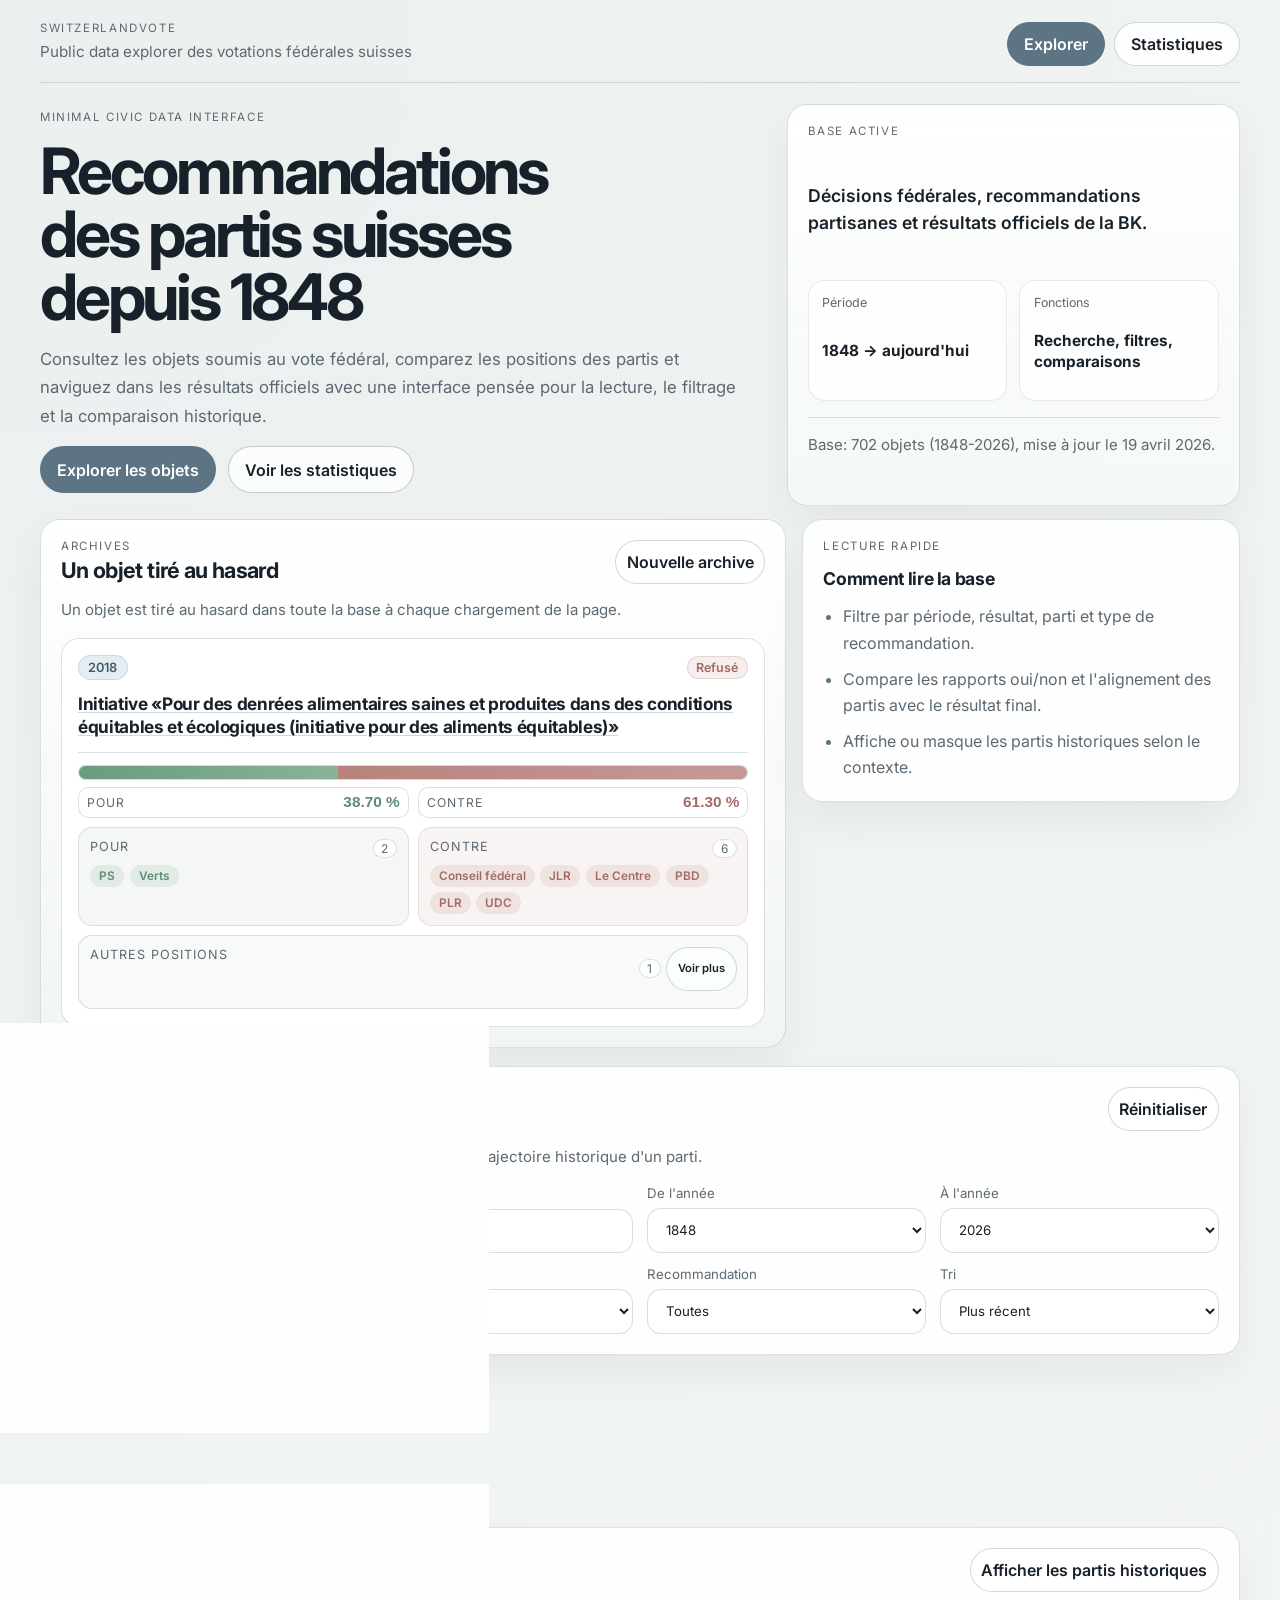
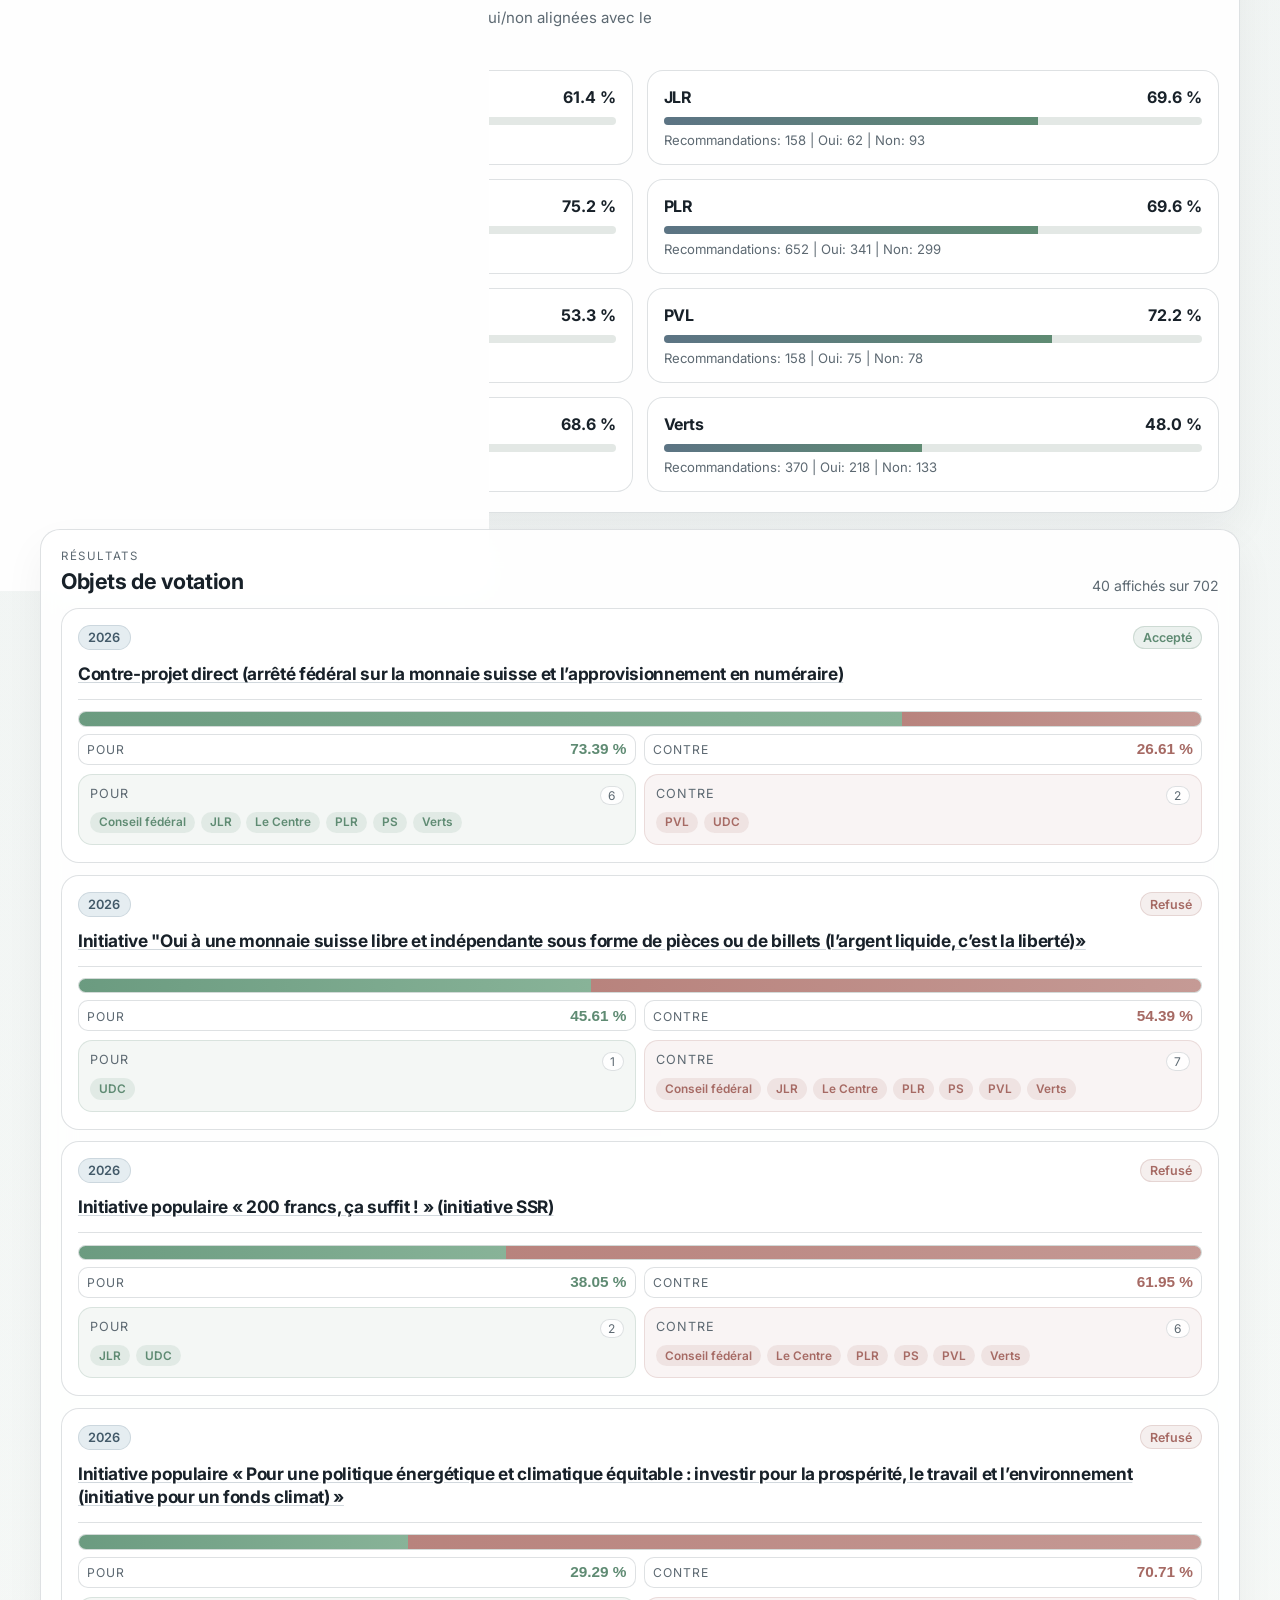
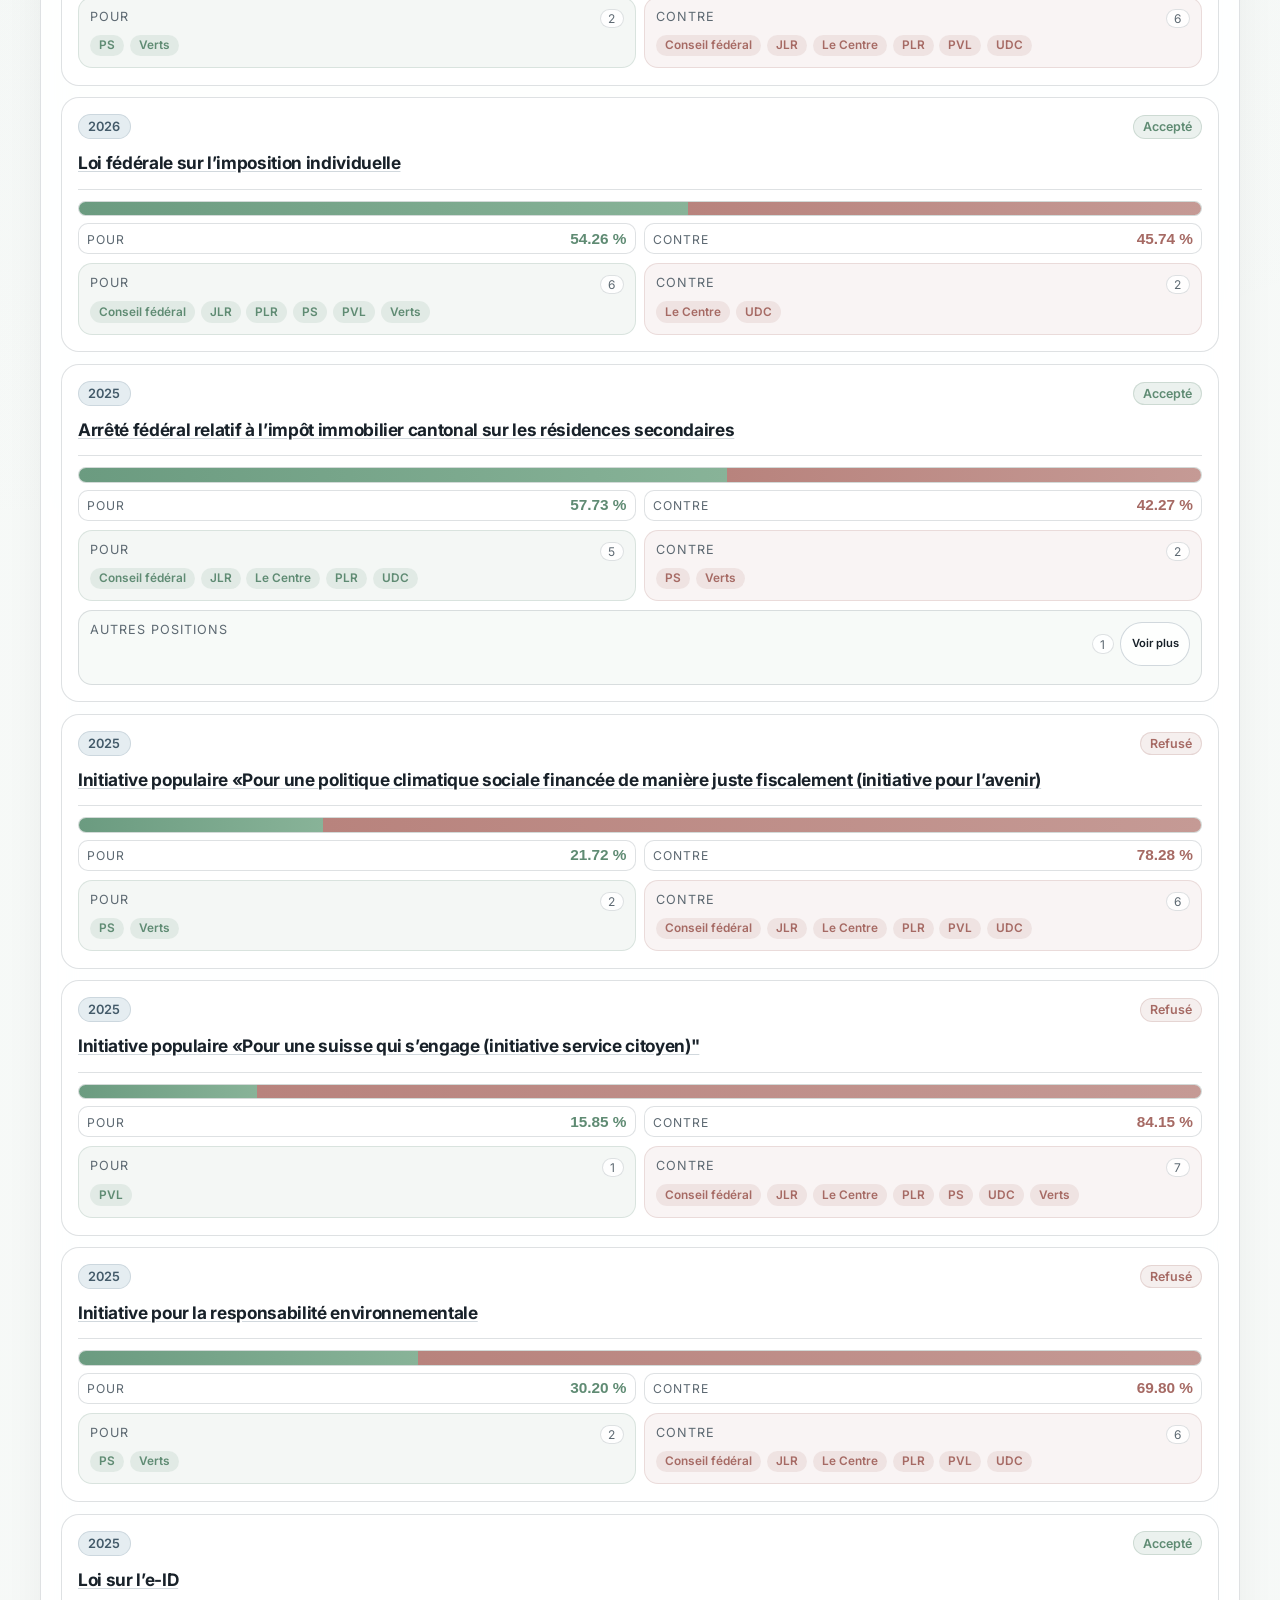
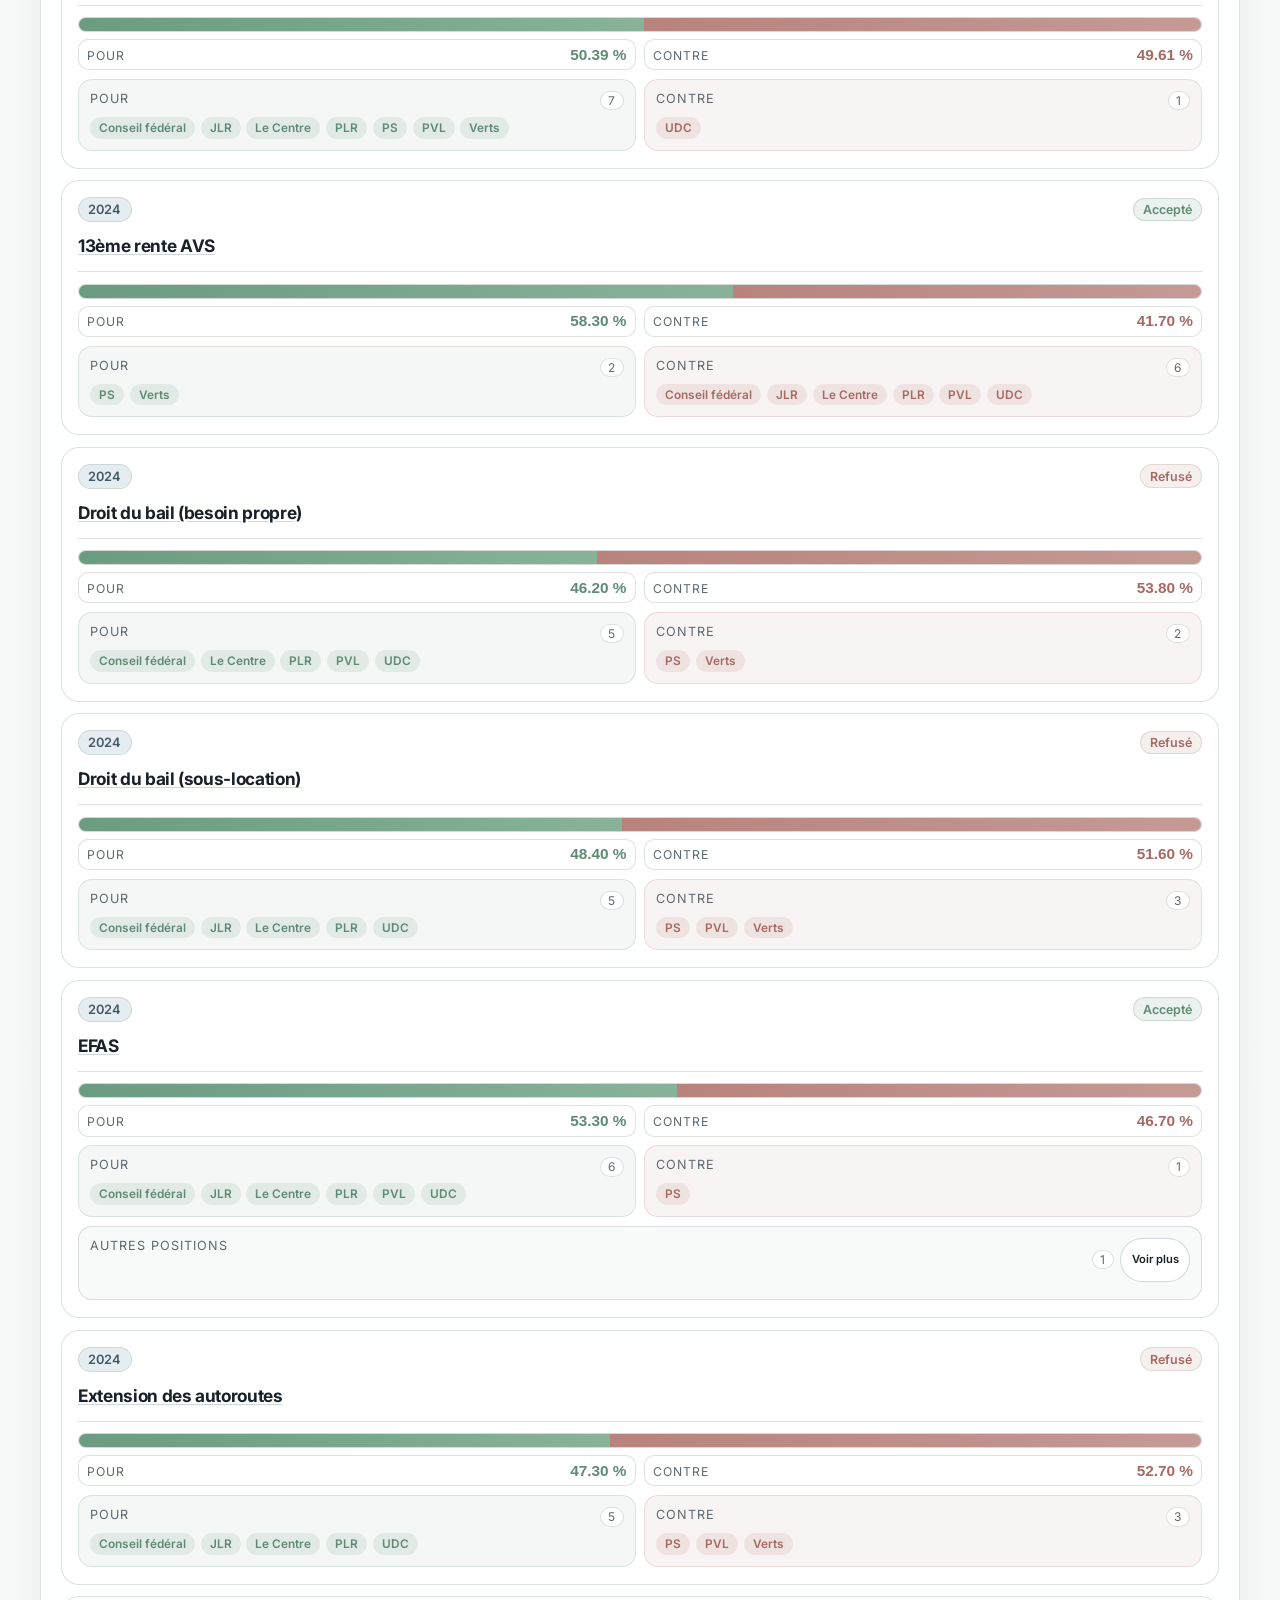
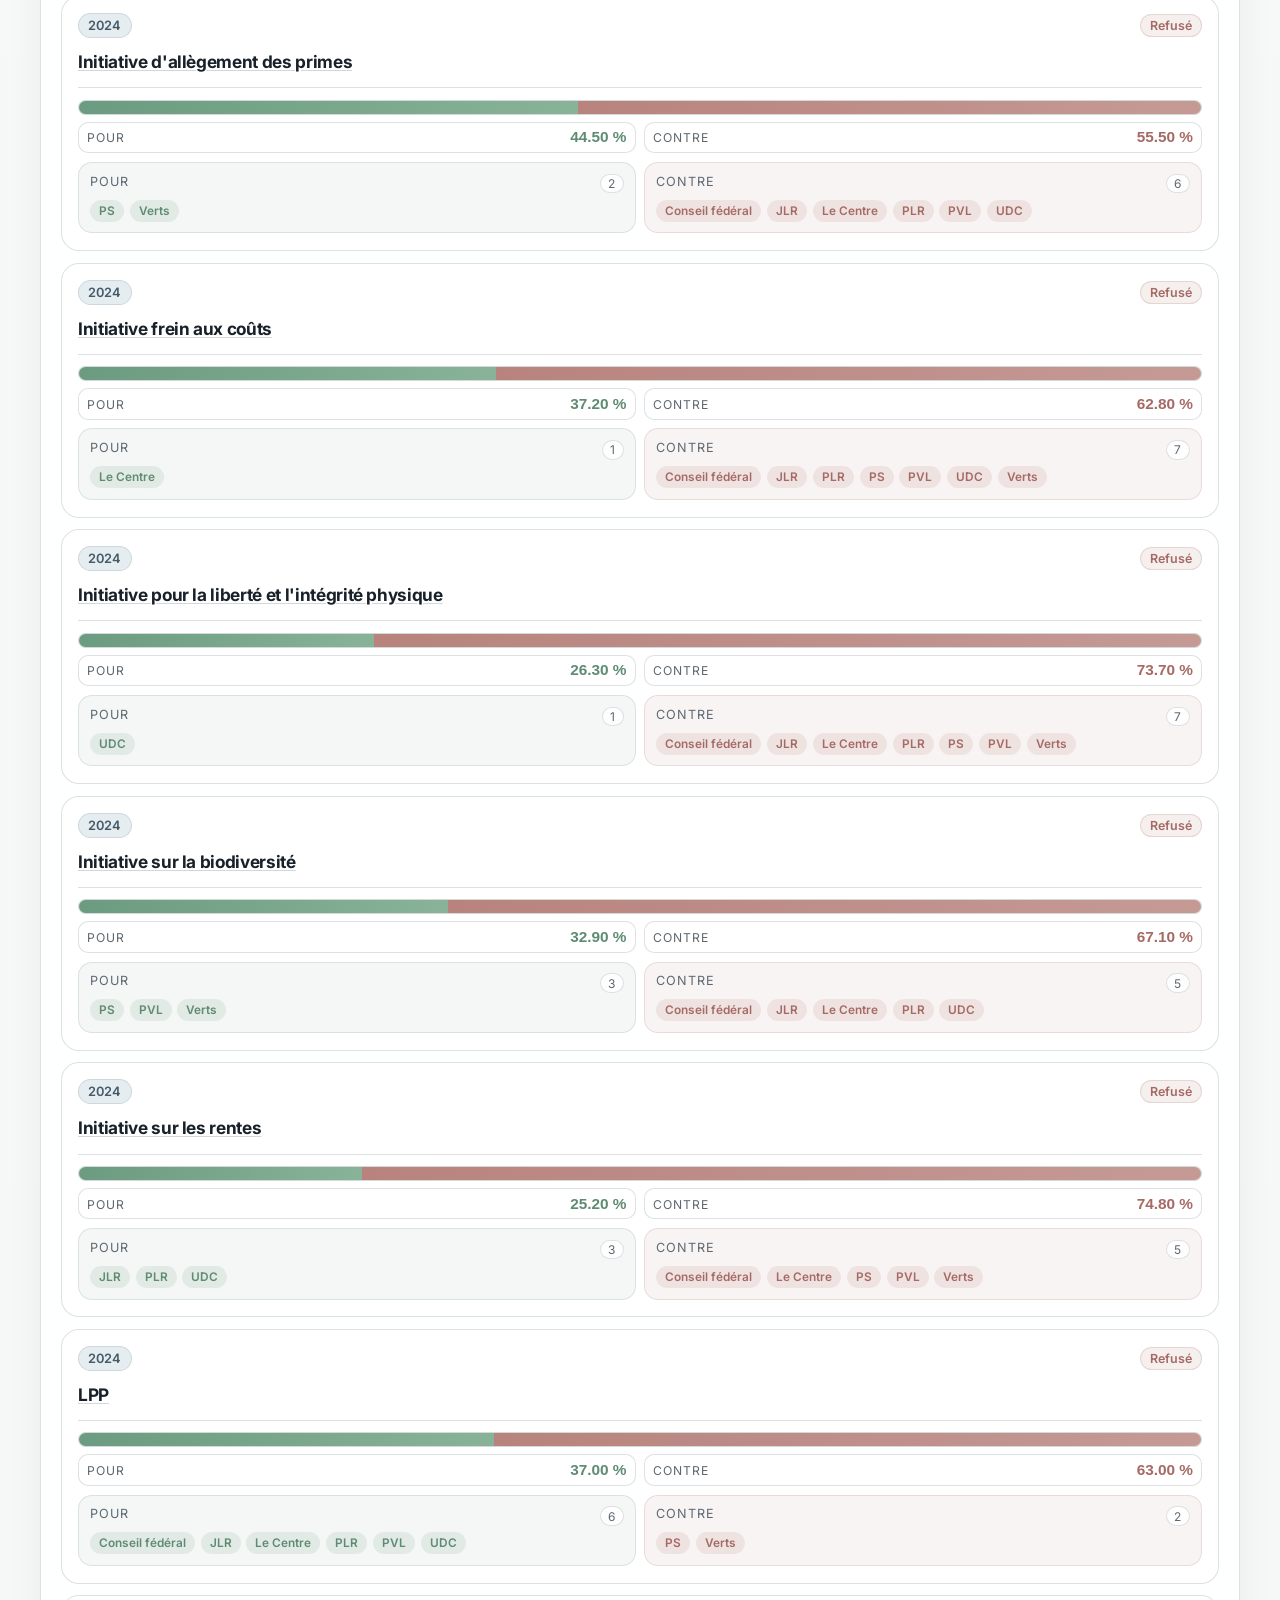
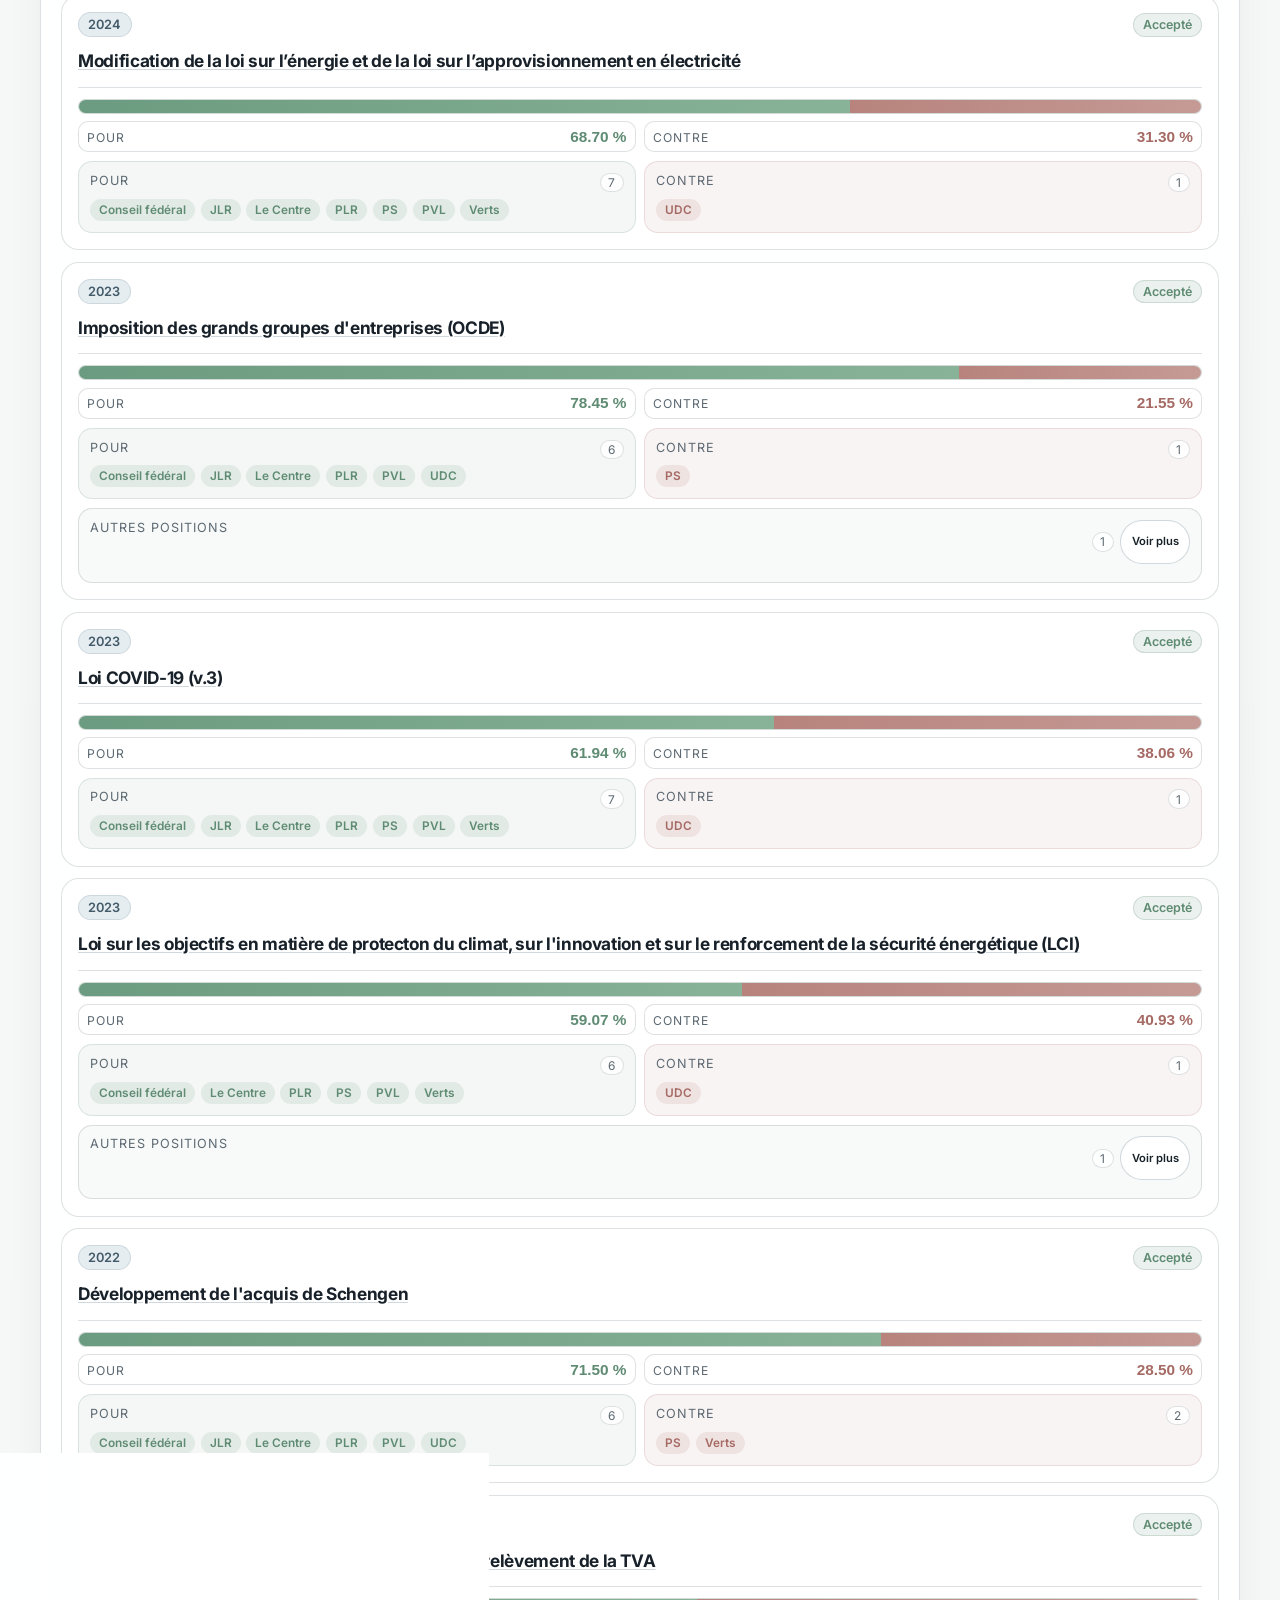
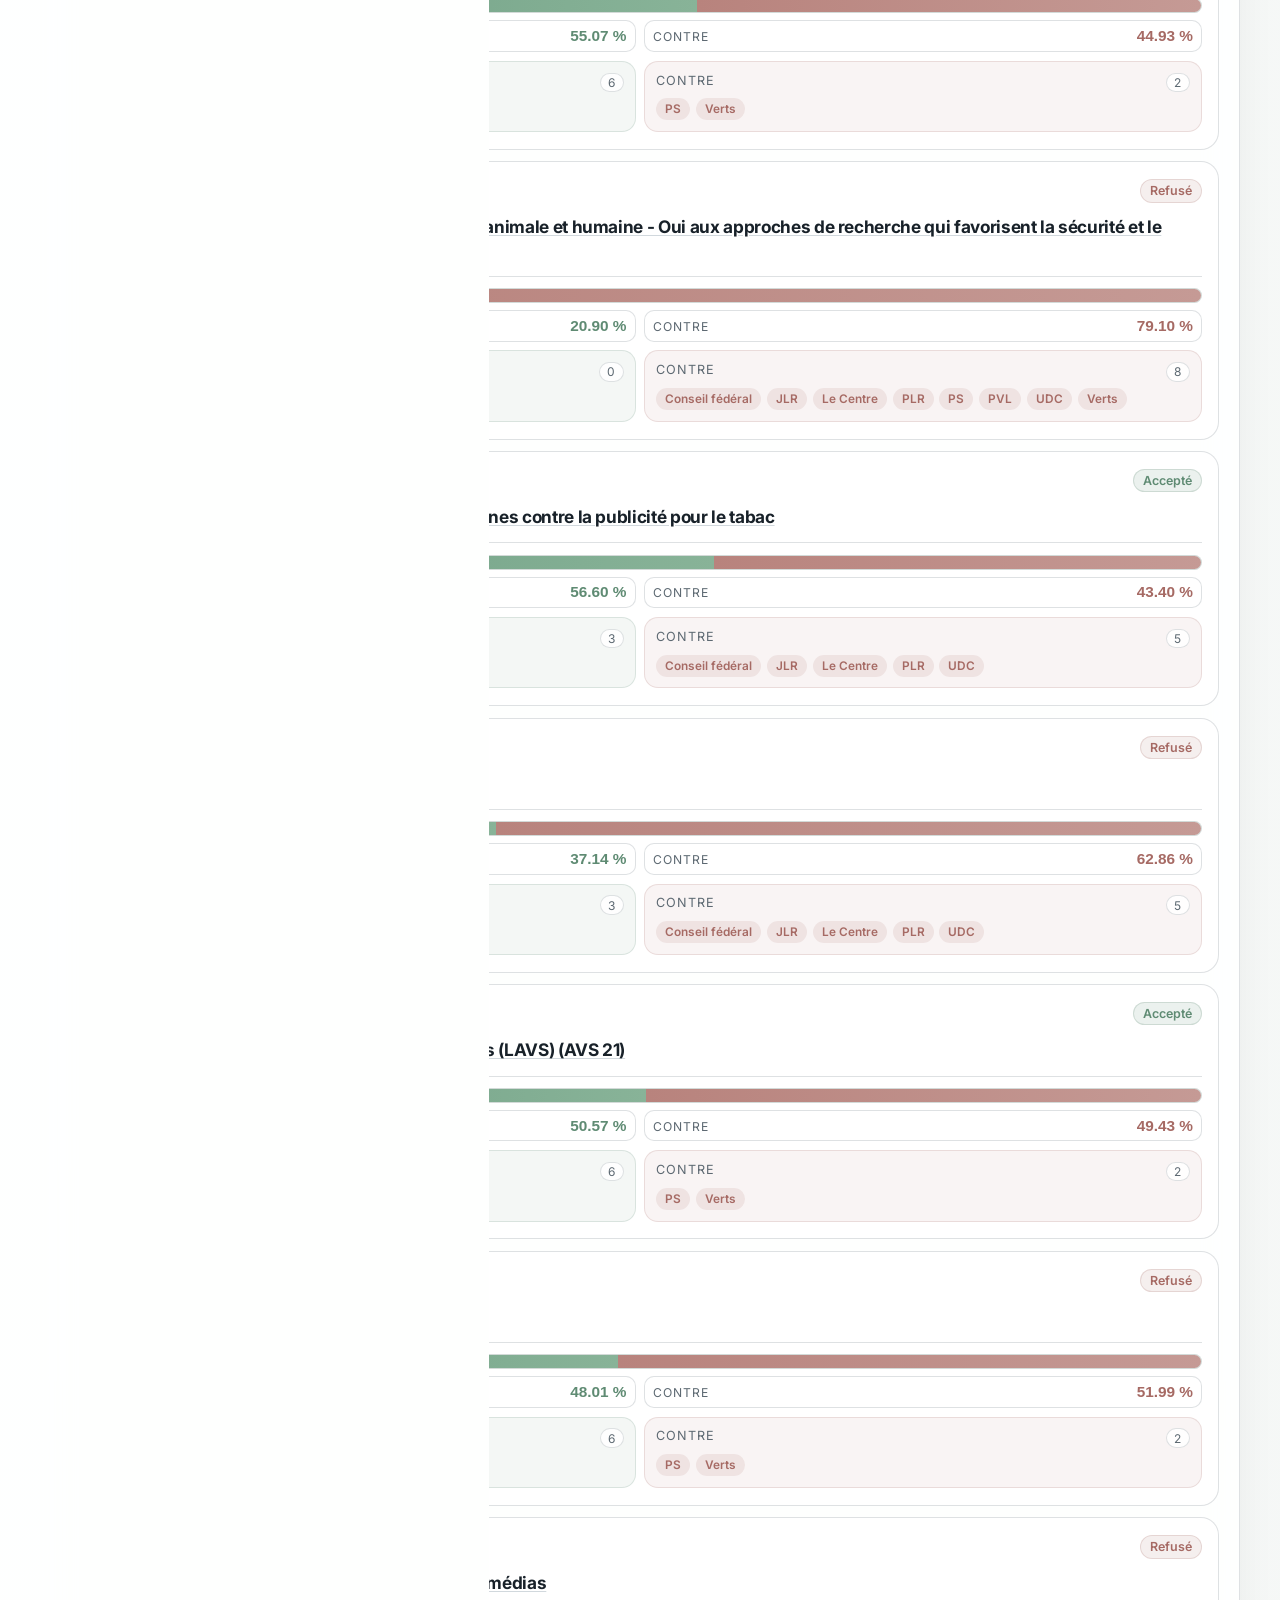
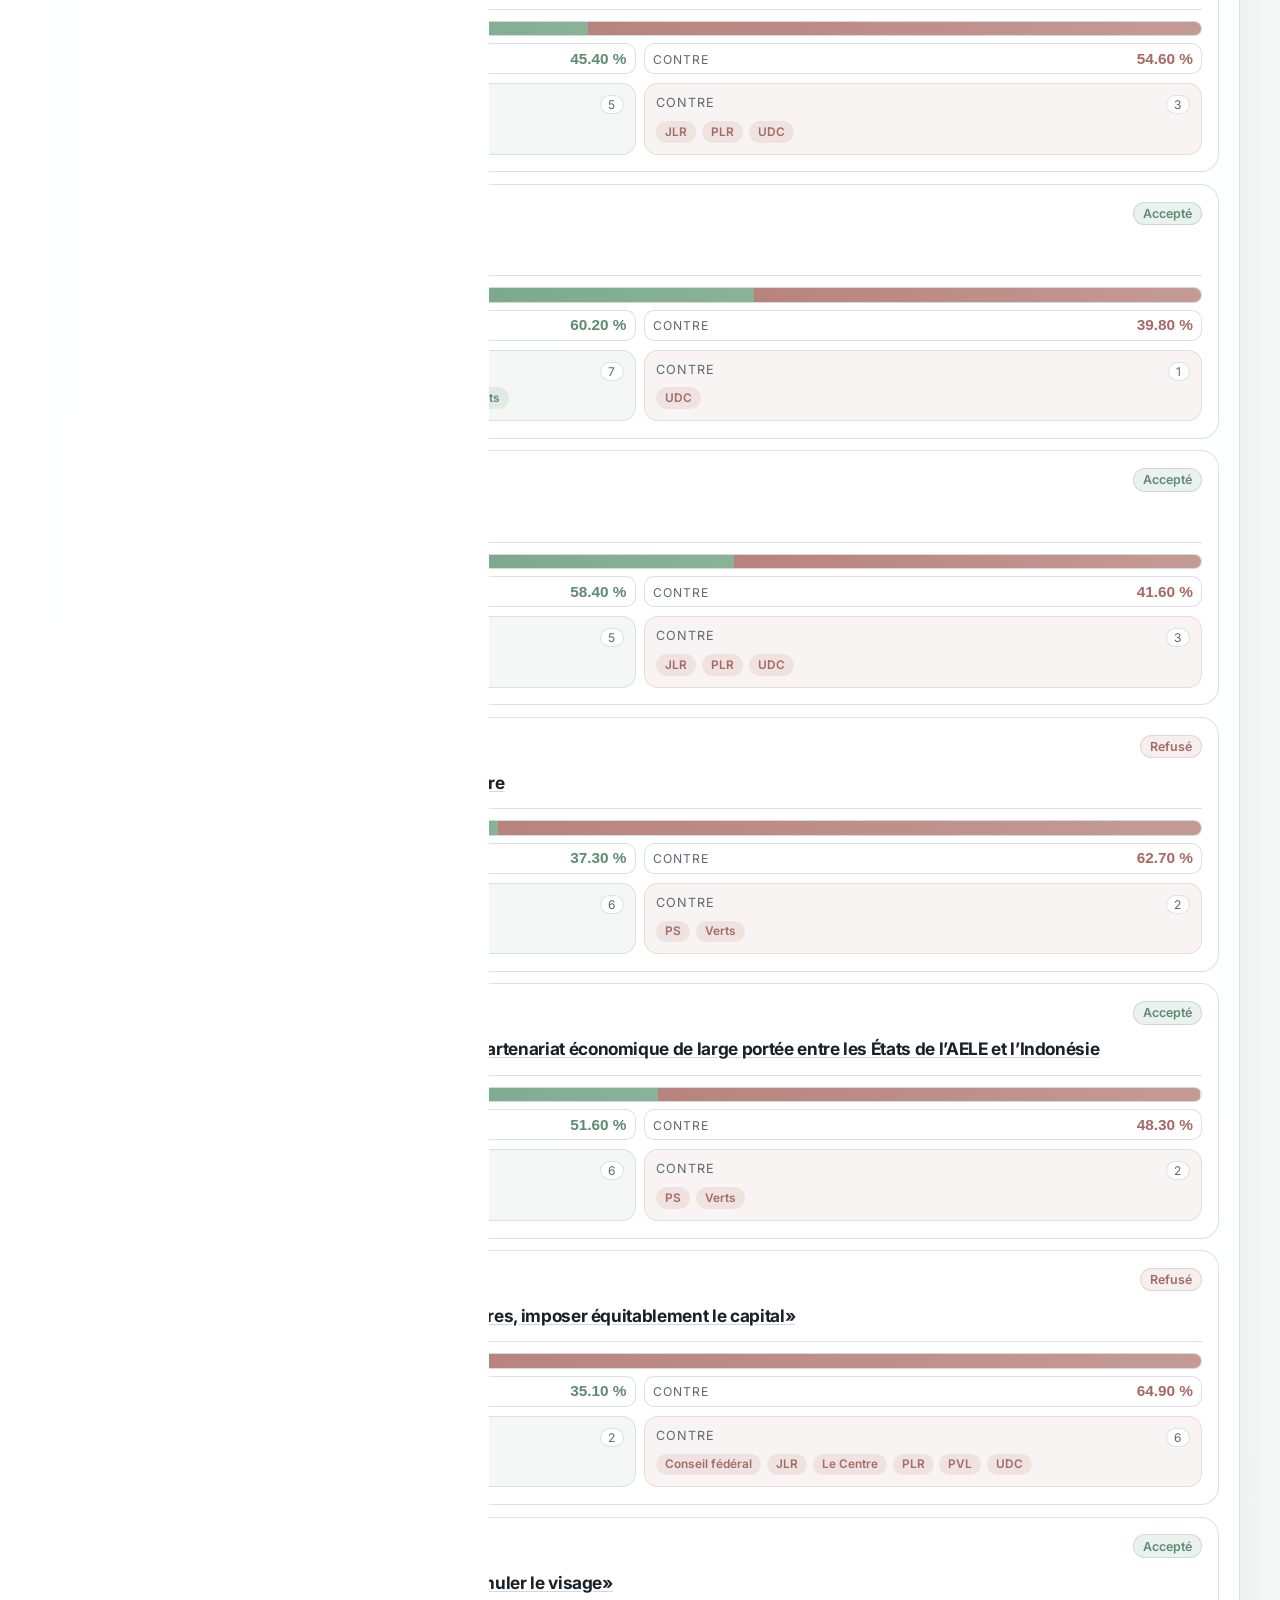
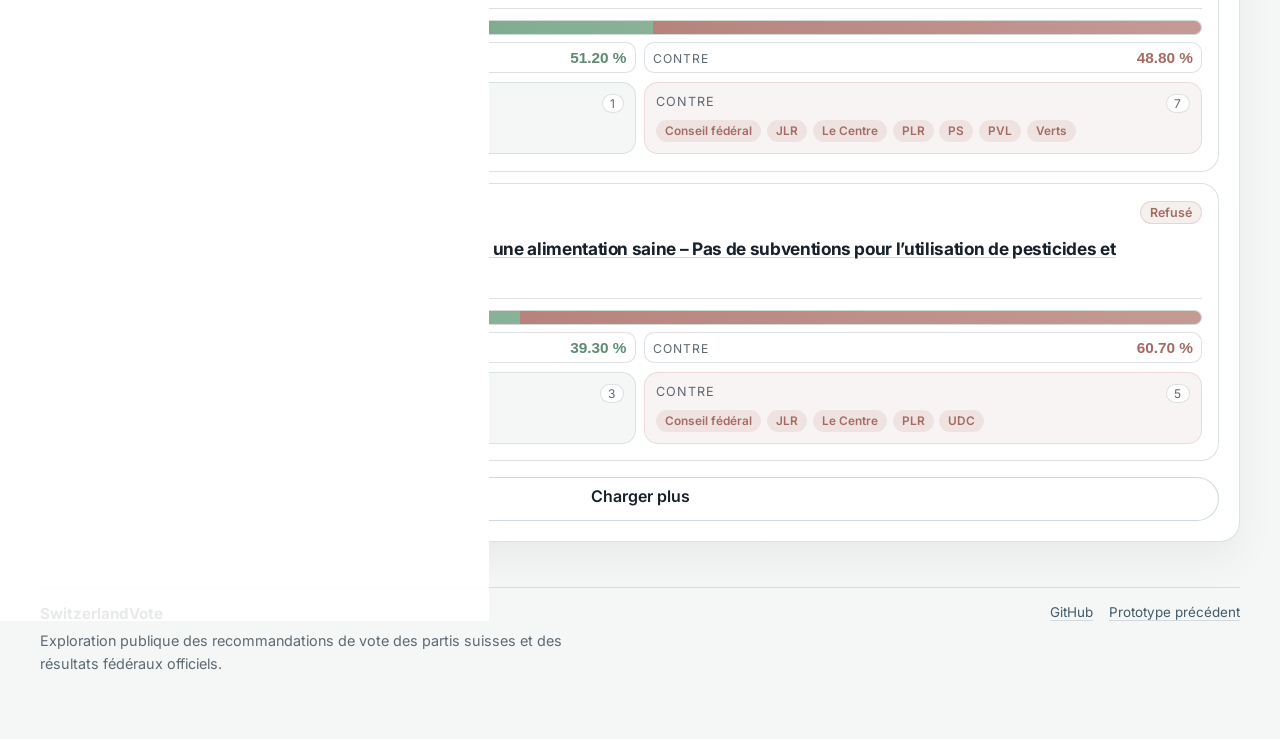
<file: index.html>
<!doctype html>
<html lang="fr">
  <head>
    <meta charset="utf-8" />
    <meta name="viewport" content="width=device-width, initial-scale=1" />
    <title>SwitzerlandVote | Recommandations des partis suisses</title>
    <meta
      name="description"
      content="Interface publique pour consulter les recommandations de vote des partis suisses, de 1848 à aujourd'hui."
    />
    <link rel="preconnect" href="https://fonts.googleapis.com" />
    <link rel="preconnect" href="https://fonts.gstatic.com" crossorigin />
    <link href="https://fonts.googleapis.com/css2?family=Inter:wght@400;500;600;700;800&display=swap" rel="stylesheet" />
    <link rel="stylesheet" href="styles.css" />
    <link rel="stylesheet" href="theme.css" />
  </head>
  <body>
    <div class="site-shell">
      <header class="site-header reveal">
        <div class="topbar">
          <div class="brand-block">
            <p class="eyebrow">SwitzerlandVote</p>
            <p class="brand-note">Public data explorer des votations fédérales suisses</p>
          </div>
          <nav class="topbar-nav" aria-label="Navigation principale">
            <button id="tab-explorer" class="tab-button active" data-tab="explorer" type="button" aria-selected="true">
              Explorer
            </button>
            <button id="tab-statistics" class="tab-button" data-tab="statistics" type="button" aria-selected="false">
              Statistiques
            </button>
          </nav>
        </div>

        <div class="hero-grid">
          <section class="hero-intro">
            <p class="hero-kicker">Minimal civic data interface</p>
            <h1>Recommandations des partis suisses depuis 1848</h1>
            <p class="hero-copy">
              Consultez les objets soumis au vote fédéral, comparez les positions des partis et naviguez dans les
              résultats officiels avec une interface pensée pour la lecture, le filtrage et la comparaison historique.
            </p>
            <div class="hero-links">
              <a class="hero-link" href="#explorer">Explorer les objets</a>
              <a class="hero-link hero-link-secondary" href="#statistics">Voir les statistiques</a>
            </div>
          </section>

          <aside class="panel hero-aside">
            <p class="summary-label">Base active</p>
            <p class="hero-stat">Décisions fédérales, recommandations partisanes et résultats officiels de la BK.</p>
            <div class="hero-highlights">
              <div class="hero-highlight">
                <span>Période</span>
                <strong>1848 → aujourd'hui</strong>
              </div>
              <div class="hero-highlight">
                <span>Fonctions</span>
                <strong>Recherche, filtres, comparaisons</strong>
              </div>
            </div>
            <p class="dataset-meta" id="dataset-meta"></p>
          </aside>
        </div>
      </header>

      <main class="page-layout">
        <section class="lead-grid reveal">
          <section id="random-archives" class="panel random-spotlight">
            <div class="section-head">
              <div>
                <p class="section-kicker">Archives</p>
                <h2>Un objet tiré au hasard</h2>
              </div>
              <button id="randomize-vote" class="ghost" type="button">Nouvelle archive</button>
            </div>
            <p class="section-note">Un objet est tiré au hasard dans toute la base à chaque chargement de la page.</p>
            <article id="random-vote-card" class="vote-card spotlight-card"></article>
          </section>

          <aside class="panel method-card">
            <p class="summary-label">Lecture rapide</p>
            <h2>Comment lire la base</h2>
            <ul class="method-list">
              <li>Filtre par période, résultat, parti et type de recommandation.</li>
              <li>Compare les rapports oui/non et l'alignement des partis avec le résultat final.</li>
              <li>Affiche ou masque les partis historiques selon le contexte.</li>
            </ul>
          </aside>
        </section>

        <section id="view-explorer" class="view">
          <section class="panel controls reveal" id="explorer">
            <div class="section-head">
              <div>
                <p class="section-kicker">Explorer</p>
                <h2>Filtrer la base</h2>
              </div>
              <button id="reset-filters" class="ghost" type="button">Réinitialiser</button>
            </div>

            <p class="section-note">
              Affinez la sélection pour isoler un objet, une période ou la trajectoire historique d'un parti.
            </p>

            <form id="filters" class="control-grid" autocomplete="off">
              <label>
                Recherche d'objet
                <input id="search" name="search" type="search" placeholder="ex. initiative, AVS, énergie..." />
              </label>

              <label>
                De l'année
                <select id="year-from" name="year-from"></select>
              </label>

              <label>
                À l'année
                <select id="year-to" name="year-to"></select>
              </label>

              <label>
                Résultat
                <select id="result-filter" name="result-filter">
                  <option value="all">Tous</option>
                  <option value="oui">Accepté (oui)</option>
                  <option value="non">Refusé (non)</option>
                  <option value="upcoming">À venir</option>
                </select>
              </label>

              <label>
                Parti
                <select id="party-filter" name="party-filter">
                  <option value="all">Tous les partis</option>
                </select>
              </label>

              <label>
                Recommandation
                <select id="recommendation-filter" name="recommendation-filter">
                  <option value="all">Toutes</option>
                  <option value="oui">Oui</option>
                  <option value="non">Non</option>
                  <option value="liberte de vote">Liberté de vote</option>
                  <option value="neutre">Neutre</option>
                  <option value="pas de position">Pas de position</option>
                </select>
              </label>

              <label>
                Tri
                <select id="sort-by" name="sort-by">
                  <option value="year-desc">Plus récent</option>
                  <option value="year-asc">Plus ancien</option>
                  <option value="yes-desc">% Oui décroissant</option>
                  <option value="no-desc">% Non décroissant</option>
                </select>
              </label>
            </form>
          </section>

          <section class="stats-grid reveal">
            <article class="panel stat">
              <p class="stat-label">Objets filtrés</p>
              <p id="stat-total" class="stat-value">-</p>
            </article>
            <article class="panel stat">
              <p class="stat-label">Période affichée</p>
              <p id="stat-period" class="stat-value">-</p>
            </article>
            <article class="panel stat">
              <p class="stat-label">Objets à venir</p>
              <p id="stat-upcoming" class="stat-value">-</p>
            </article>
            <article class="panel stat">
              <p class="stat-label">Taux moyen de oui</p>
              <p id="stat-yes-average" class="stat-value">-</p>
            </article>
          </section>

          <section class="panel reveal">
            <div class="section-head">
              <div>
                <p class="section-kicker">Synthèse</p>
                <h2>Alignement des partis sur la sélection</h2>
              </div>
              <button class="ghost historical-toggle" type="button" data-toggle-historical></button>
            </div>
            <p class="section-note">
              Le taux affiché correspond à la part des recommandations oui/non alignées avec le résultat final.
            </p>
            <div id="party-stats" class="party-stats"></div>
          </section>

          <section class="panel reveal">
            <div class="section-head">
              <div>
                <p class="section-kicker">Résultats</p>
                <h2>Objets de votation</h2>
              </div>
              <p id="result-count" class="result-count"></p>
            </div>
            <div id="votes-list" class="votes-list"></div>
            <button id="load-more" class="ghost wide" type="button">Charger plus</button>
          </section>
        </section>

        <section id="view-statistics" class="view hidden">
          <section class="panel reveal" id="statistics">
            <div class="section-head">
              <div>
                <p class="section-kicker">Statistiques</p>
                <h2>Votations les plus acceptées / refusées</h2>
              </div>
            </div>
            <p class="section-note">
              Classement basé sur le pourcentage national de oui/non pour les objets avec résultat officiel.
            </p>
            <div class="rank-grid">
              <article class="rank-card">
                <h3>Les plus acceptées</h3>
                <ol id="top-accepted-list" class="ranking-list"></ol>
              </article>
              <article class="rank-card">
                <h3>Les plus refusées</h3>
                <ol id="top-rejected-list" class="ranking-list"></ol>
              </article>
            </div>
          </section>

          <section class="panel reveal">
            <div class="section-head">
              <div>
                <p class="section-kicker">Historique</p>
                <h2>Résultats par parti et législature</h2>
              </div>
              <button class="ghost historical-toggle" type="button" data-toggle-historical></button>
            </div>
            <p class="section-note">
              Découpage officiel basé sur les années d'élections fédérales du Conseil national (1848, 1851, …, 2023).
              Comme la base contient l'année et non la date exacte, les objets d'une année électorale sont rattachés à
              la nouvelle législature.
            </p>

            <form class="legislature-filters" autocomplete="off">
              <label>
                Parti
                <select id="legislature-party-filter" name="legislature-party-filter">
                  <option value="all">Tous les partis</option>
                </select>
              </label>

              <label>
                Législature
                <select id="legislature-filter" name="legislature-filter">
                  <option value="all">Toutes les législatures</option>
                </select>
              </label>
            </form>

            <p id="legislature-summary" class="result-count"></p>
            <div id="legislature-blocks" class="legislature-groups"></div>
            <button id="legislature-show-more" class="ghost wide" type="button">Voir plus</button>
          </section>
        </section>
      </main>

      <footer class="site-footer">
        <div class="footer-grid">
          <div>
            <p class="footer-title">SwitzerlandVote</p>
            <p class="footer-copy">
              Exploration publique des recommandations de vote des partis suisses et des résultats fédéraux officiels.
            </p>
          </div>
          <div class="footer-links">
            <a href="https://github.com/ArnaudBon20/SwitzerlandVote" target="_blank" rel="noopener noreferrer">GitHub</a>
            <a href="solid-state-proposal.html">Prototype précédent</a>
          </div>
        </div>
      </footer>
    </div>

    <script type="module" src="app.js"></script>
  </body>
</html>
</file>
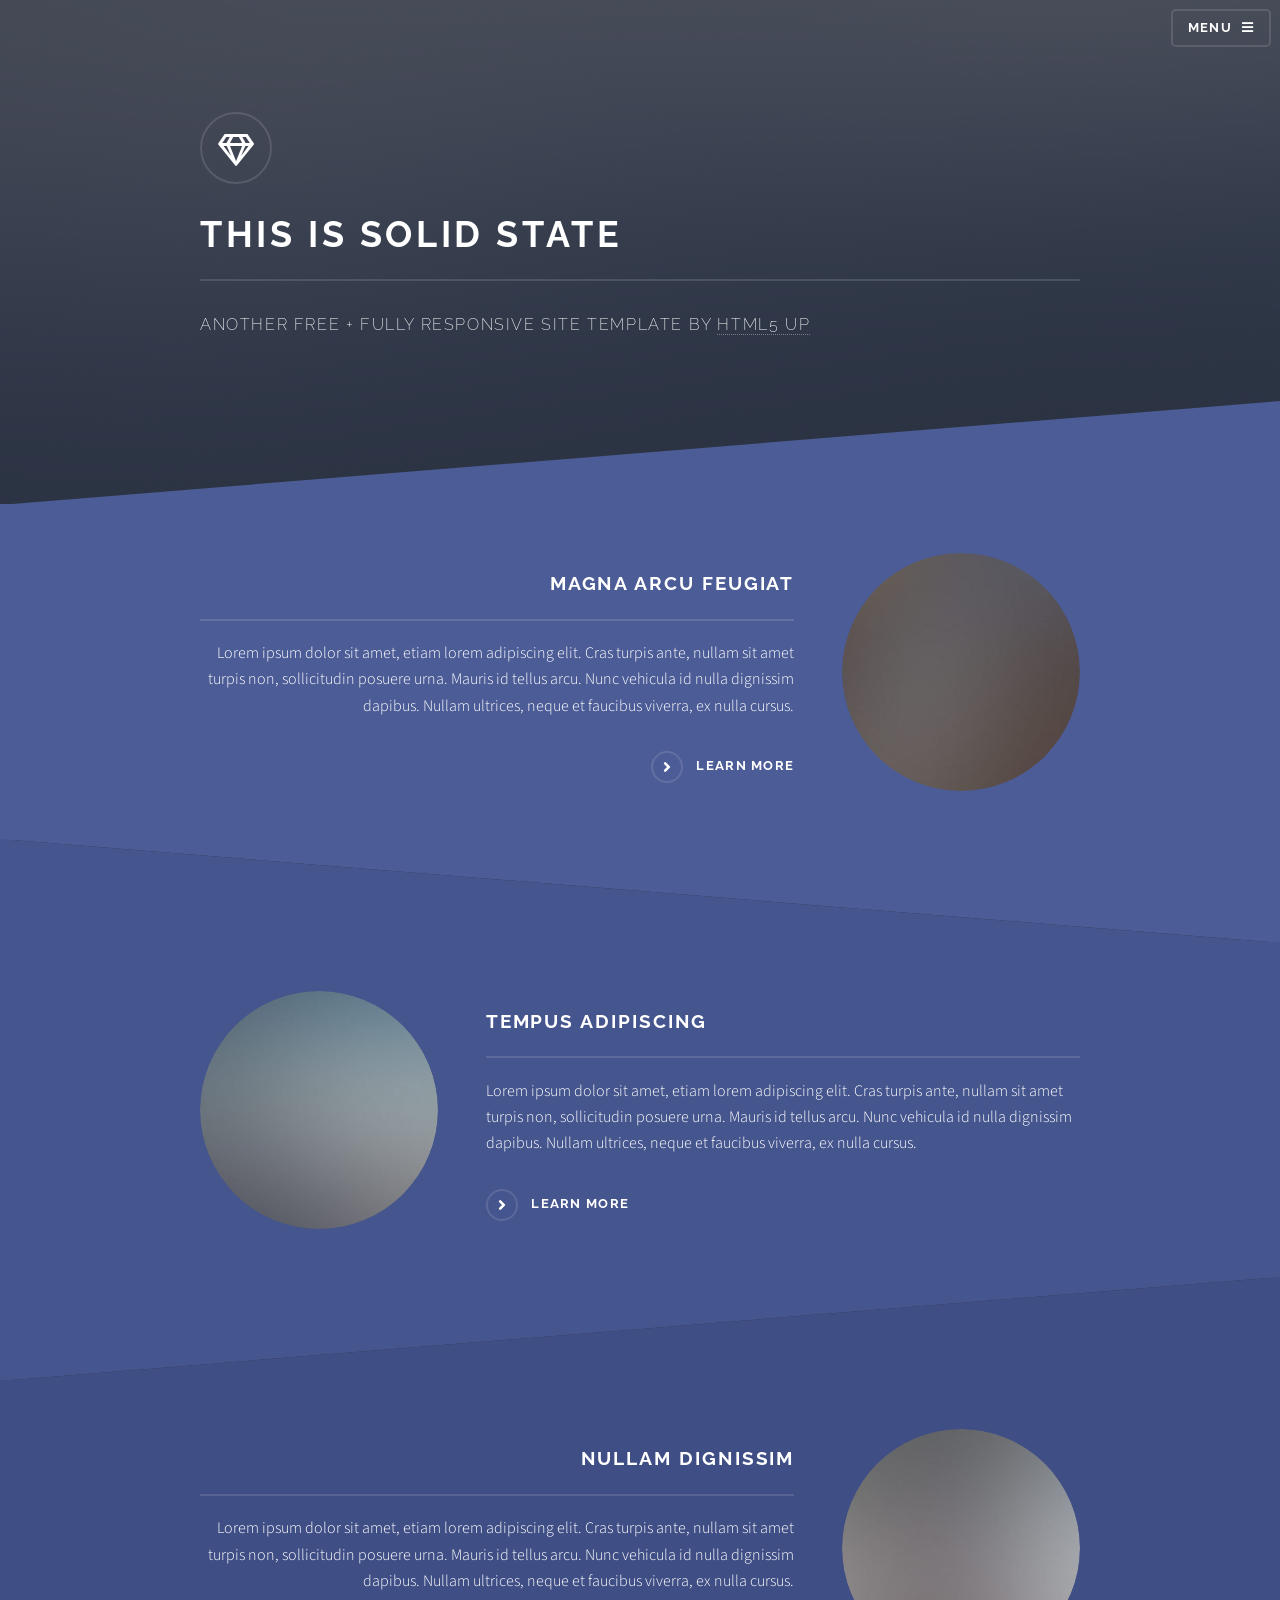
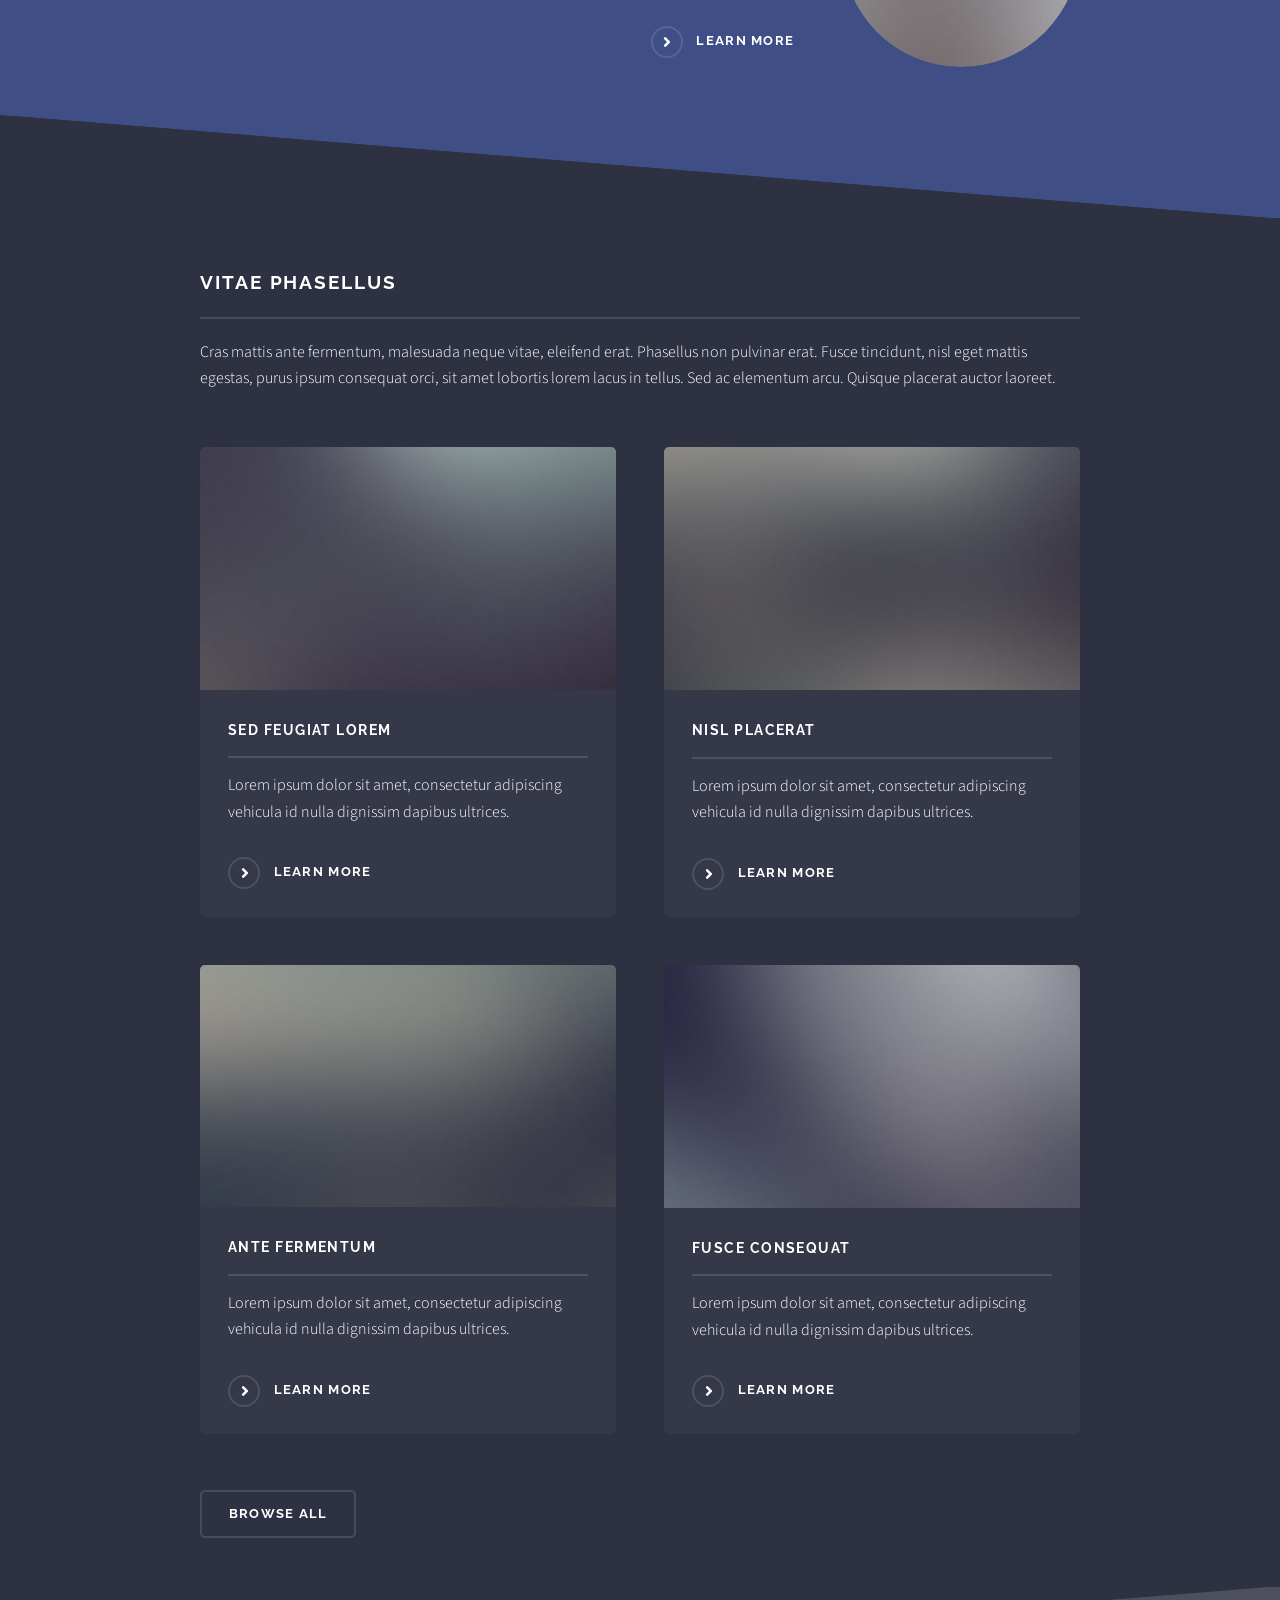
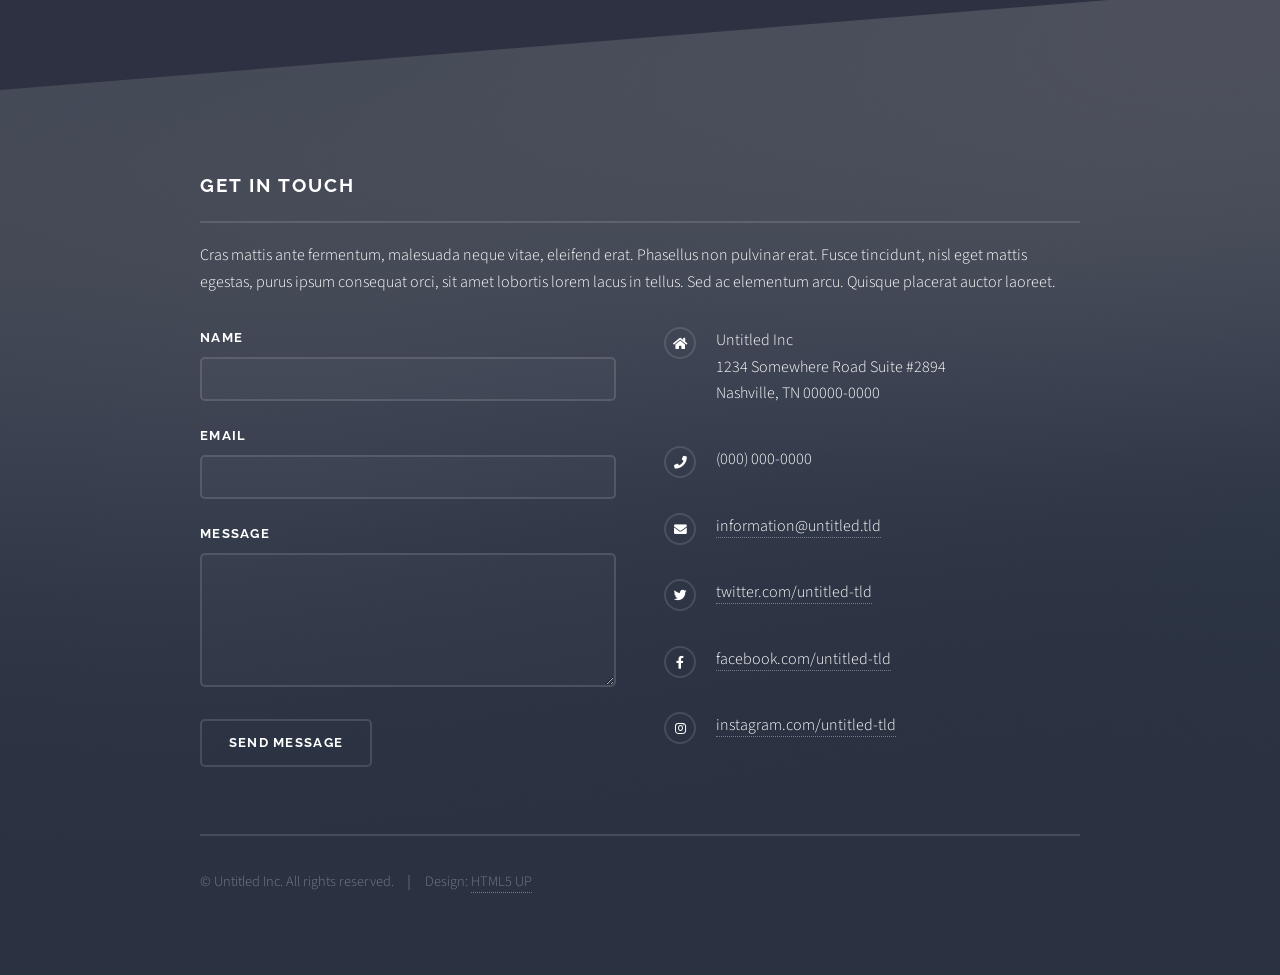
<file: templates/html5up-solid-state/index.html>
<!DOCTYPE HTML>
<!--
	Solid State by HTML5 UP
	html5up.net | @ajlkn
	Free for personal and commercial use under the CCA 3.0 license (html5up.net/license)
-->
<html>
	<head>
		<title>Solid State by HTML5 UP</title>
		<meta charset="utf-8" />
		<meta name="viewport" content="width=device-width, initial-scale=1, user-scalable=no" />
		<link rel="stylesheet" href="assets/css/main.css" />
		<noscript><link rel="stylesheet" href="assets/css/noscript.css" /></noscript>
	</head>
	<body class="is-preload">

		<!-- Page Wrapper -->
			<div id="page-wrapper">

				<!-- Header -->
					<header id="header" class="alt">
						<h1><a href="index.html">Solid State</a></h1>
						<nav>
							<a href="#menu">Menu</a>
						</nav>
					</header>

				<!-- Menu -->
					<nav id="menu">
						<div class="inner">
							<h2>Menu</h2>
							<ul class="links">
								<li><a href="index.html">Home</a></li>
								<li><a href="generic.html">Generic</a></li>
								<li><a href="elements.html">Elements</a></li>
								<li><a href="#">Log In</a></li>
								<li><a href="#">Sign Up</a></li>
							</ul>
							<a href="#" class="close">Close</a>
						</div>
					</nav>

				<!-- Banner -->
					<section id="banner">
						<div class="inner">
							<div class="logo"><span class="icon fa-gem"></span></div>
							<h2>This is Solid State</h2>
							<p>Another free + fully responsive site template by <a href="http://html5up.net">HTML5 UP</a></p>
						</div>
					</section>

				<!-- Wrapper -->
					<section id="wrapper">

						<!-- One -->
							<section id="one" class="wrapper spotlight style1">
								<div class="inner">
									<a href="#" class="image"><img src="images/pic01.jpg" alt="" /></a>
									<div class="content">
										<h2 class="major">Magna arcu feugiat</h2>
										<p>Lorem ipsum dolor sit amet, etiam lorem adipiscing elit. Cras turpis ante, nullam sit amet turpis non, sollicitudin posuere urna. Mauris id tellus arcu. Nunc vehicula id nulla dignissim dapibus. Nullam ultrices, neque et faucibus viverra, ex nulla cursus.</p>
										<a href="#" class="special">Learn more</a>
									</div>
								</div>
							</section>

						<!-- Two -->
							<section id="two" class="wrapper alt spotlight style2">
								<div class="inner">
									<a href="#" class="image"><img src="images/pic02.jpg" alt="" /></a>
									<div class="content">
										<h2 class="major">Tempus adipiscing</h2>
										<p>Lorem ipsum dolor sit amet, etiam lorem adipiscing elit. Cras turpis ante, nullam sit amet turpis non, sollicitudin posuere urna. Mauris id tellus arcu. Nunc vehicula id nulla dignissim dapibus. Nullam ultrices, neque et faucibus viverra, ex nulla cursus.</p>
										<a href="#" class="special">Learn more</a>
									</div>
								</div>
							</section>

						<!-- Three -->
							<section id="three" class="wrapper spotlight style3">
								<div class="inner">
									<a href="#" class="image"><img src="images/pic03.jpg" alt="" /></a>
									<div class="content">
										<h2 class="major">Nullam dignissim</h2>
										<p>Lorem ipsum dolor sit amet, etiam lorem adipiscing elit. Cras turpis ante, nullam sit amet turpis non, sollicitudin posuere urna. Mauris id tellus arcu. Nunc vehicula id nulla dignissim dapibus. Nullam ultrices, neque et faucibus viverra, ex nulla cursus.</p>
										<a href="#" class="special">Learn more</a>
									</div>
								</div>
							</section>

						<!-- Four -->
							<section id="four" class="wrapper alt style1">
								<div class="inner">
									<h2 class="major">Vitae phasellus</h2>
									<p>Cras mattis ante fermentum, malesuada neque vitae, eleifend erat. Phasellus non pulvinar erat. Fusce tincidunt, nisl eget mattis egestas, purus ipsum consequat orci, sit amet lobortis lorem lacus in tellus. Sed ac elementum arcu. Quisque placerat auctor laoreet.</p>
									<section class="features">
										<article>
											<a href="#" class="image"><img src="images/pic04.jpg" alt="" /></a>
											<h3 class="major">Sed feugiat lorem</h3>
											<p>Lorem ipsum dolor sit amet, consectetur adipiscing vehicula id nulla dignissim dapibus ultrices.</p>
											<a href="#" class="special">Learn more</a>
										</article>
										<article>
											<a href="#" class="image"><img src="images/pic05.jpg" alt="" /></a>
											<h3 class="major">Nisl placerat</h3>
											<p>Lorem ipsum dolor sit amet, consectetur adipiscing vehicula id nulla dignissim dapibus ultrices.</p>
											<a href="#" class="special">Learn more</a>
										</article>
										<article>
											<a href="#" class="image"><img src="images/pic06.jpg" alt="" /></a>
											<h3 class="major">Ante fermentum</h3>
											<p>Lorem ipsum dolor sit amet, consectetur adipiscing vehicula id nulla dignissim dapibus ultrices.</p>
											<a href="#" class="special">Learn more</a>
										</article>
										<article>
											<a href="#" class="image"><img src="images/pic07.jpg" alt="" /></a>
											<h3 class="major">Fusce consequat</h3>
											<p>Lorem ipsum dolor sit amet, consectetur adipiscing vehicula id nulla dignissim dapibus ultrices.</p>
											<a href="#" class="special">Learn more</a>
										</article>
									</section>
									<ul class="actions">
										<li><a href="#" class="button">Browse All</a></li>
									</ul>
								</div>
							</section>

					</section>

				<!-- Footer -->
					<section id="footer">
						<div class="inner">
							<h2 class="major">Get in touch</h2>
							<p>Cras mattis ante fermentum, malesuada neque vitae, eleifend erat. Phasellus non pulvinar erat. Fusce tincidunt, nisl eget mattis egestas, purus ipsum consequat orci, sit amet lobortis lorem lacus in tellus. Sed ac elementum arcu. Quisque placerat auctor laoreet.</p>
							<form method="post" action="#">
								<div class="fields">
									<div class="field">
										<label for="name">Name</label>
										<input type="text" name="name" id="name" />
									</div>
									<div class="field">
										<label for="email">Email</label>
										<input type="email" name="email" id="email" />
									</div>
									<div class="field">
										<label for="message">Message</label>
										<textarea name="message" id="message" rows="4"></textarea>
									</div>
								</div>
								<ul class="actions">
									<li><input type="submit" value="Send Message" /></li>
								</ul>
							</form>
							<ul class="contact">
								<li class="icon solid fa-home">
									Untitled Inc<br />
									1234 Somewhere Road Suite #2894<br />
									Nashville, TN 00000-0000
								</li>
								<li class="icon solid fa-phone">(000) 000-0000</li>
								<li class="icon solid fa-envelope"><a href="#">information@untitled.tld</a></li>
								<li class="icon brands fa-twitter"><a href="#">twitter.com/untitled-tld</a></li>
								<li class="icon brands fa-facebook-f"><a href="#">facebook.com/untitled-tld</a></li>
								<li class="icon brands fa-instagram"><a href="#">instagram.com/untitled-tld</a></li>
							</ul>
							<ul class="copyright">
								<li>&copy; Untitled Inc. All rights reserved.</li><li>Design: <a href="http://html5up.net">HTML5 UP</a></li>
							</ul>
						</div>
					</section>

			</div>

		<!-- Scripts -->
			<script src="assets/js/jquery.min.js"></script>
			<script src="assets/js/jquery.scrollex.min.js"></script>
			<script src="assets/js/browser.min.js"></script>
			<script src="assets/js/breakpoints.min.js"></script>
			<script src="assets/js/util.js"></script>
			<script src="assets/js/main.js"></script>

	</body>
</html>
</file>
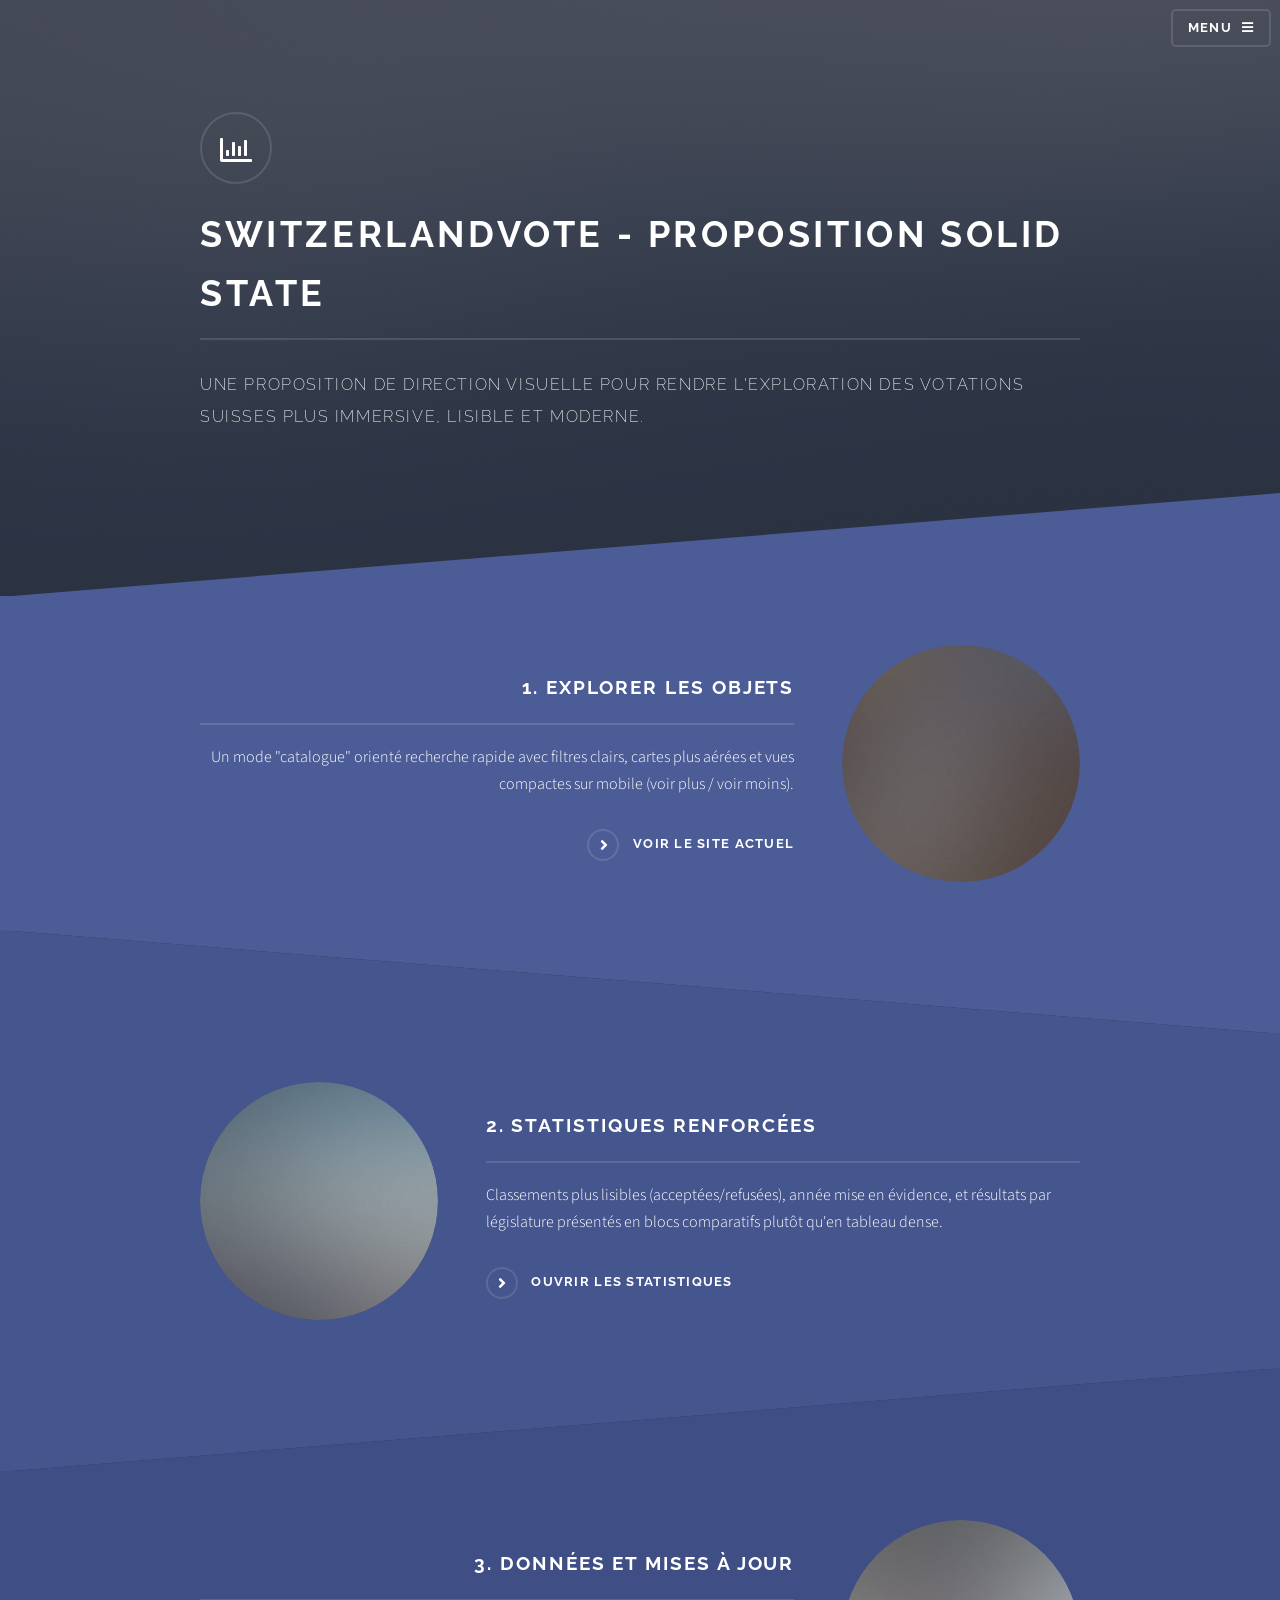
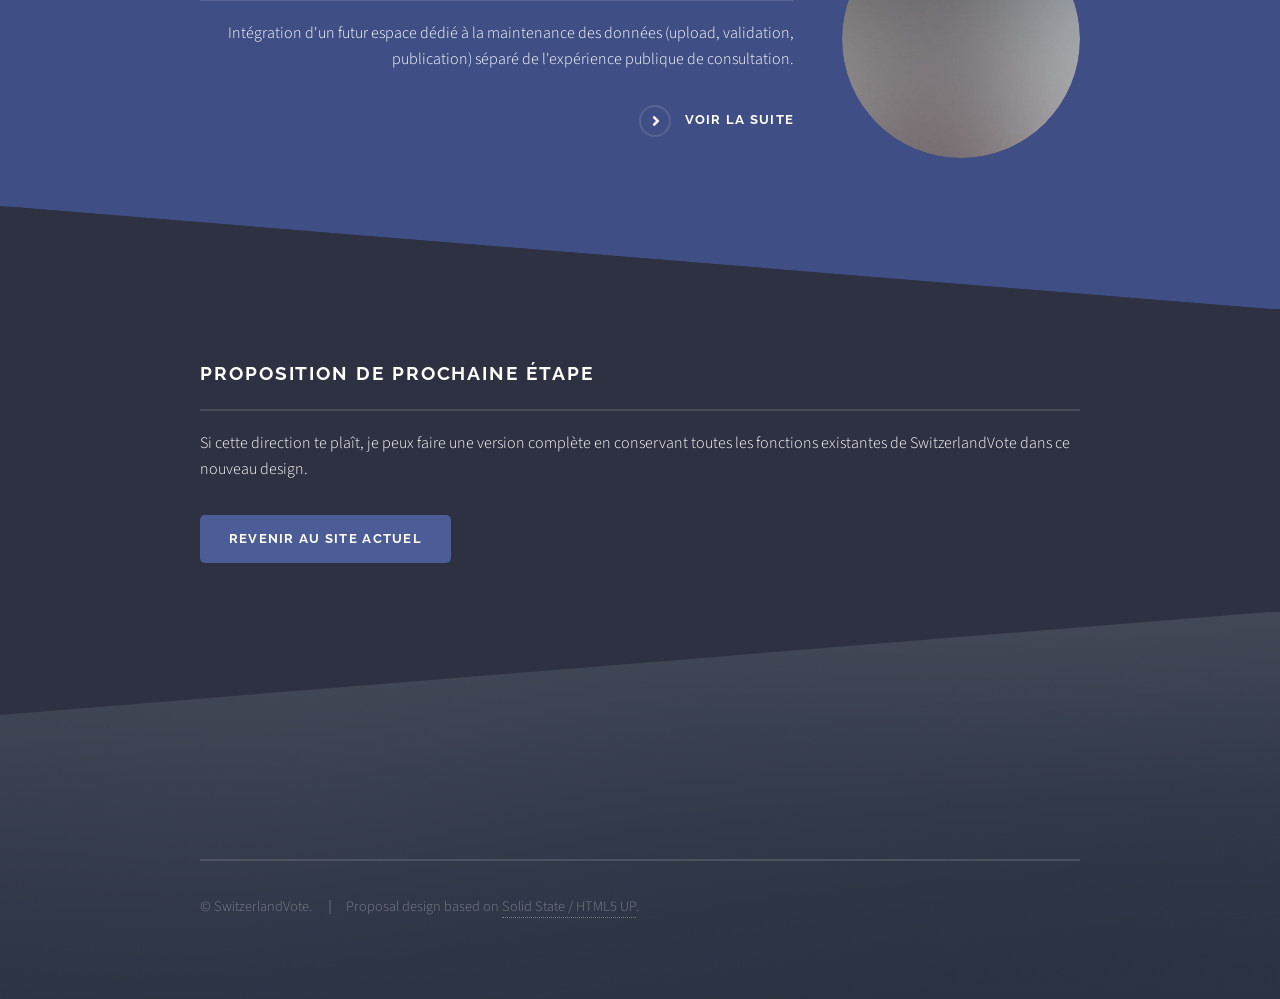
<file: solid-state-proposal.html>
<!DOCTYPE HTML>
<!--
  Solid State by HTML5 UP
  html5up.net | @ajlkn
  Free for personal and commercial use under the CCA 3.0 license (html5up.net/license)
-->
<html lang="fr">
  <head>
    <title>SwitzerlandVote | Solid State Proposal</title>
    <meta charset="utf-8" />
    <meta name="viewport" content="width=device-width, initial-scale=1, user-scalable=no" />
    <meta
      name="description"
      content="Proposition de redesign SwitzerlandVote avec la template Solid State (HTML5 UP)."
    />
    <link rel="stylesheet" href="templates/html5up-solid-state/assets/css/main.css" />
    <noscript><link rel="stylesheet" href="templates/html5up-solid-state/assets/css/noscript.css" /></noscript>
  </head>
  <body class="is-preload">
    <div id="page-wrapper">
      <header id="header" class="alt">
        <h1><a href="index.html">SwitzerlandVote</a></h1>
        <nav>
          <a href="#menu">Menu</a>
        </nav>
      </header>

      <nav id="menu">
        <div class="inner">
          <h2>Menu</h2>
          <ul class="links">
            <li><a href="index.html">Site actuel</a></li>
            <li><a href="#proposal-explorer">Explorer</a></li>
            <li><a href="#proposal-stats">Statistiques</a></li>
            <li><a href="#proposal-data">Données</a></li>
          </ul>
          <a href="#" class="close">Fermer</a>
        </div>
      </nav>

      <section id="banner">
        <div class="inner">
          <div class="logo"><span class="icon fa-chart-bar"></span></div>
          <h2>SwitzerlandVote - Proposition Solid State</h2>
          <p>
            Une proposition de direction visuelle pour rendre l'exploration des votations suisses plus immersive,
            lisible et moderne.
          </p>
        </div>
      </section>

      <section id="wrapper">
        <section id="proposal-explorer" class="wrapper spotlight style1">
          <div class="inner">
            <a href="#" class="image"><img src="templates/html5up-solid-state/images/pic01.jpg" alt="Explorer" /></a>
            <div class="content">
              <h2 class="major">1. Explorer les objets</h2>
              <p>
                Un mode "catalogue" orienté recherche rapide avec filtres clairs, cartes plus aérées et vues compactes
                sur mobile (voir plus / voir moins).
              </p>
              <a href="index.html#explorer" class="special">Voir le site actuel</a>
            </div>
          </div>
        </section>

        <section id="proposal-stats" class="wrapper alt spotlight style2">
          <div class="inner">
            <a href="#" class="image"><img src="templates/html5up-solid-state/images/pic02.jpg" alt="Statistiques" /></a>
            <div class="content">
              <h2 class="major">2. Statistiques renforcées</h2>
              <p>
                Classements plus lisibles (acceptées/refusées), année mise en évidence, et résultats par législature
                présentés en blocs comparatifs plutôt qu'en tableau dense.
              </p>
              <a href="index.html#statistics" class="special">Ouvrir les statistiques</a>
            </div>
          </div>
        </section>

        <section id="proposal-data" class="wrapper spotlight style3">
          <div class="inner">
            <a href="#" class="image"><img src="templates/html5up-solid-state/images/pic03.jpg" alt="Données" /></a>
            <div class="content">
              <h2 class="major">3. Données et mises à jour</h2>
              <p>
                Intégration d'un futur espace dédié à la maintenance des données (upload, validation, publication)
                séparé de l'expérience publique de consultation.
              </p>
              <a href="#next-step" class="special">Voir la suite</a>
            </div>
          </div>
        </section>

        <section id="next-step" class="wrapper alt style1">
          <div class="inner">
            <h2 class="major">Proposition de prochaine étape</h2>
            <p>
              Si cette direction te plaît, je peux faire une version complète en conservant toutes les fonctions
              existantes de SwitzerlandVote dans ce nouveau design.
            </p>
            <ul class="actions">
              <li><a href="index.html" class="button primary">Revenir au site actuel</a></li>
            </ul>
          </div>
        </section>
      </section>

      <section id="footer">
        <div class="inner">
          <ul class="copyright">
            <li>&copy; SwitzerlandVote.</li>
            <li>Proposal design based on <a href="https://html5up.net/solid-state">Solid State / HTML5 UP</a>.</li>
          </ul>
        </div>
      </section>
    </div>

    <script src="templates/html5up-solid-state/assets/js/jquery.min.js"></script>
    <script src="templates/html5up-solid-state/assets/js/jquery.scrollex.min.js"></script>
    <script src="templates/html5up-solid-state/assets/js/browser.min.js"></script>
    <script src="templates/html5up-solid-state/assets/js/breakpoints.min.js"></script>
    <script src="templates/html5up-solid-state/assets/js/util.js"></script>
    <script src="templates/html5up-solid-state/assets/js/main.js"></script>
  </body>
</html>
</file>
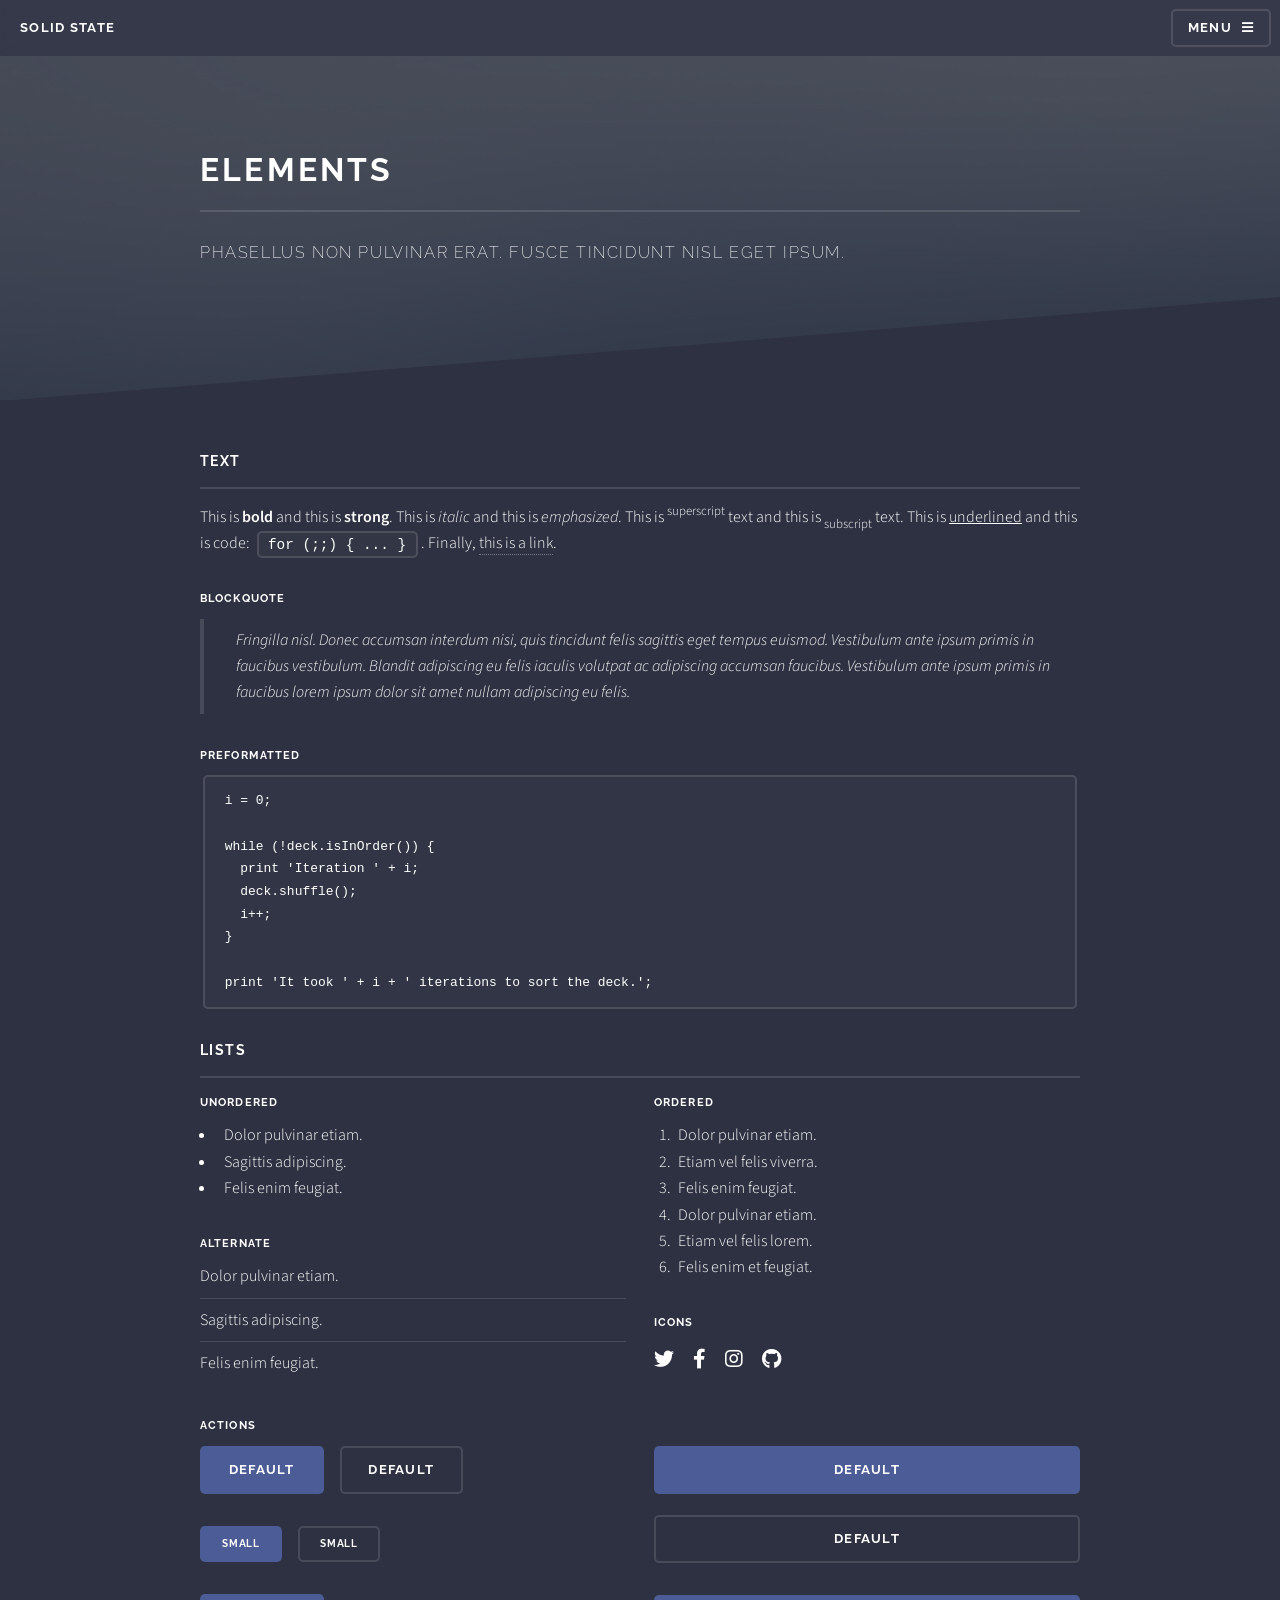
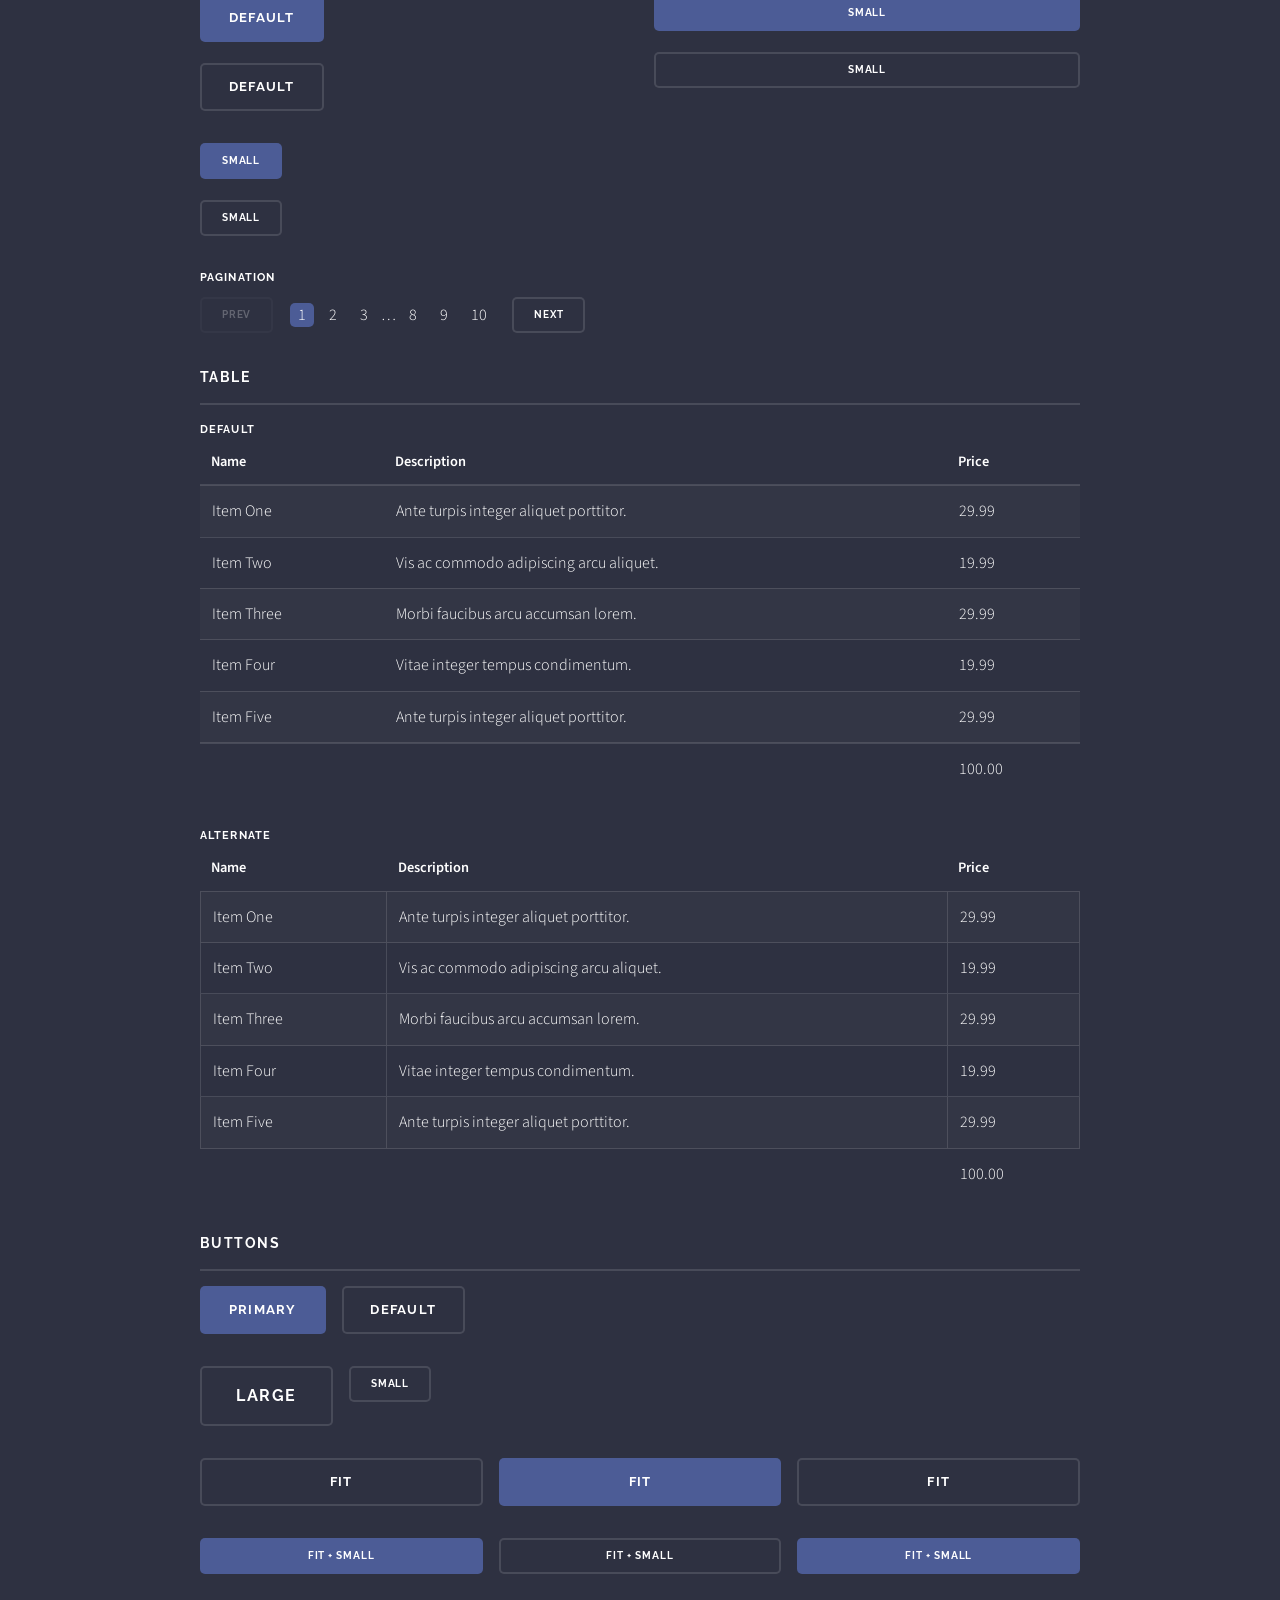
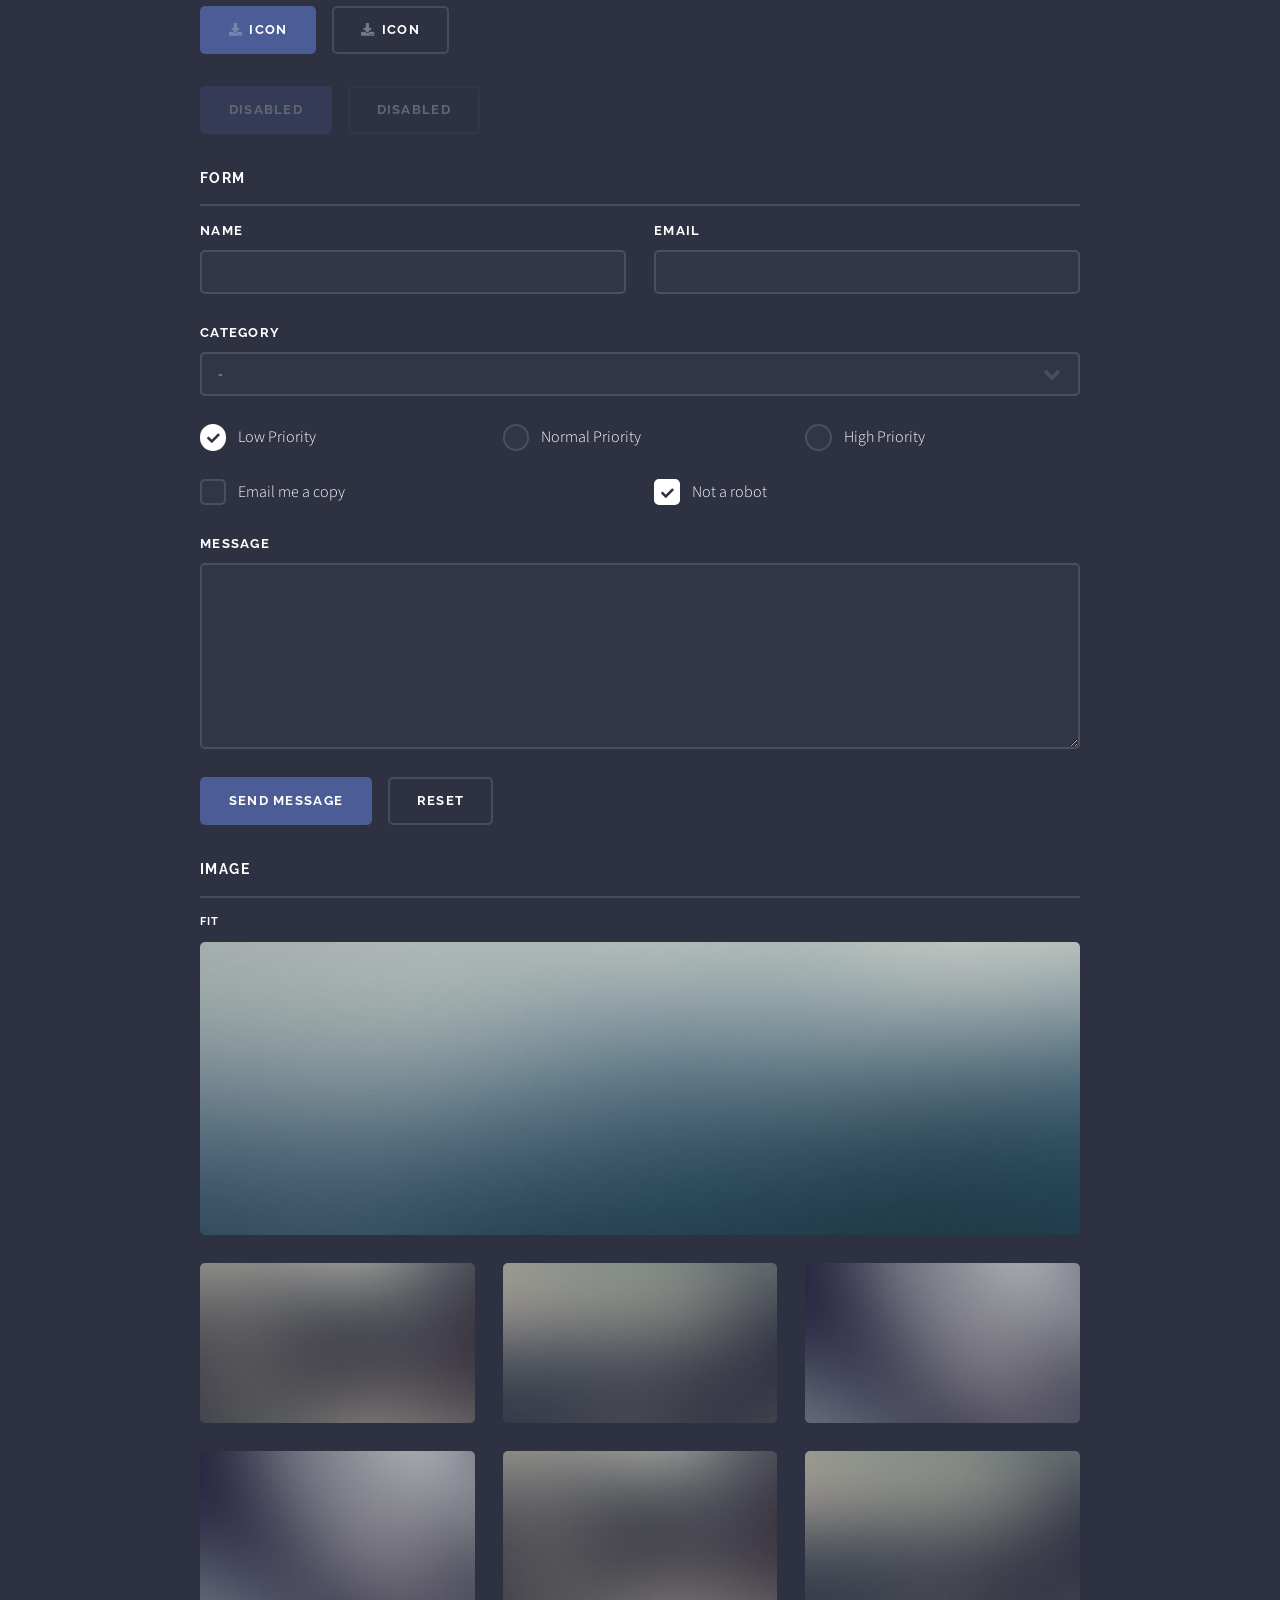
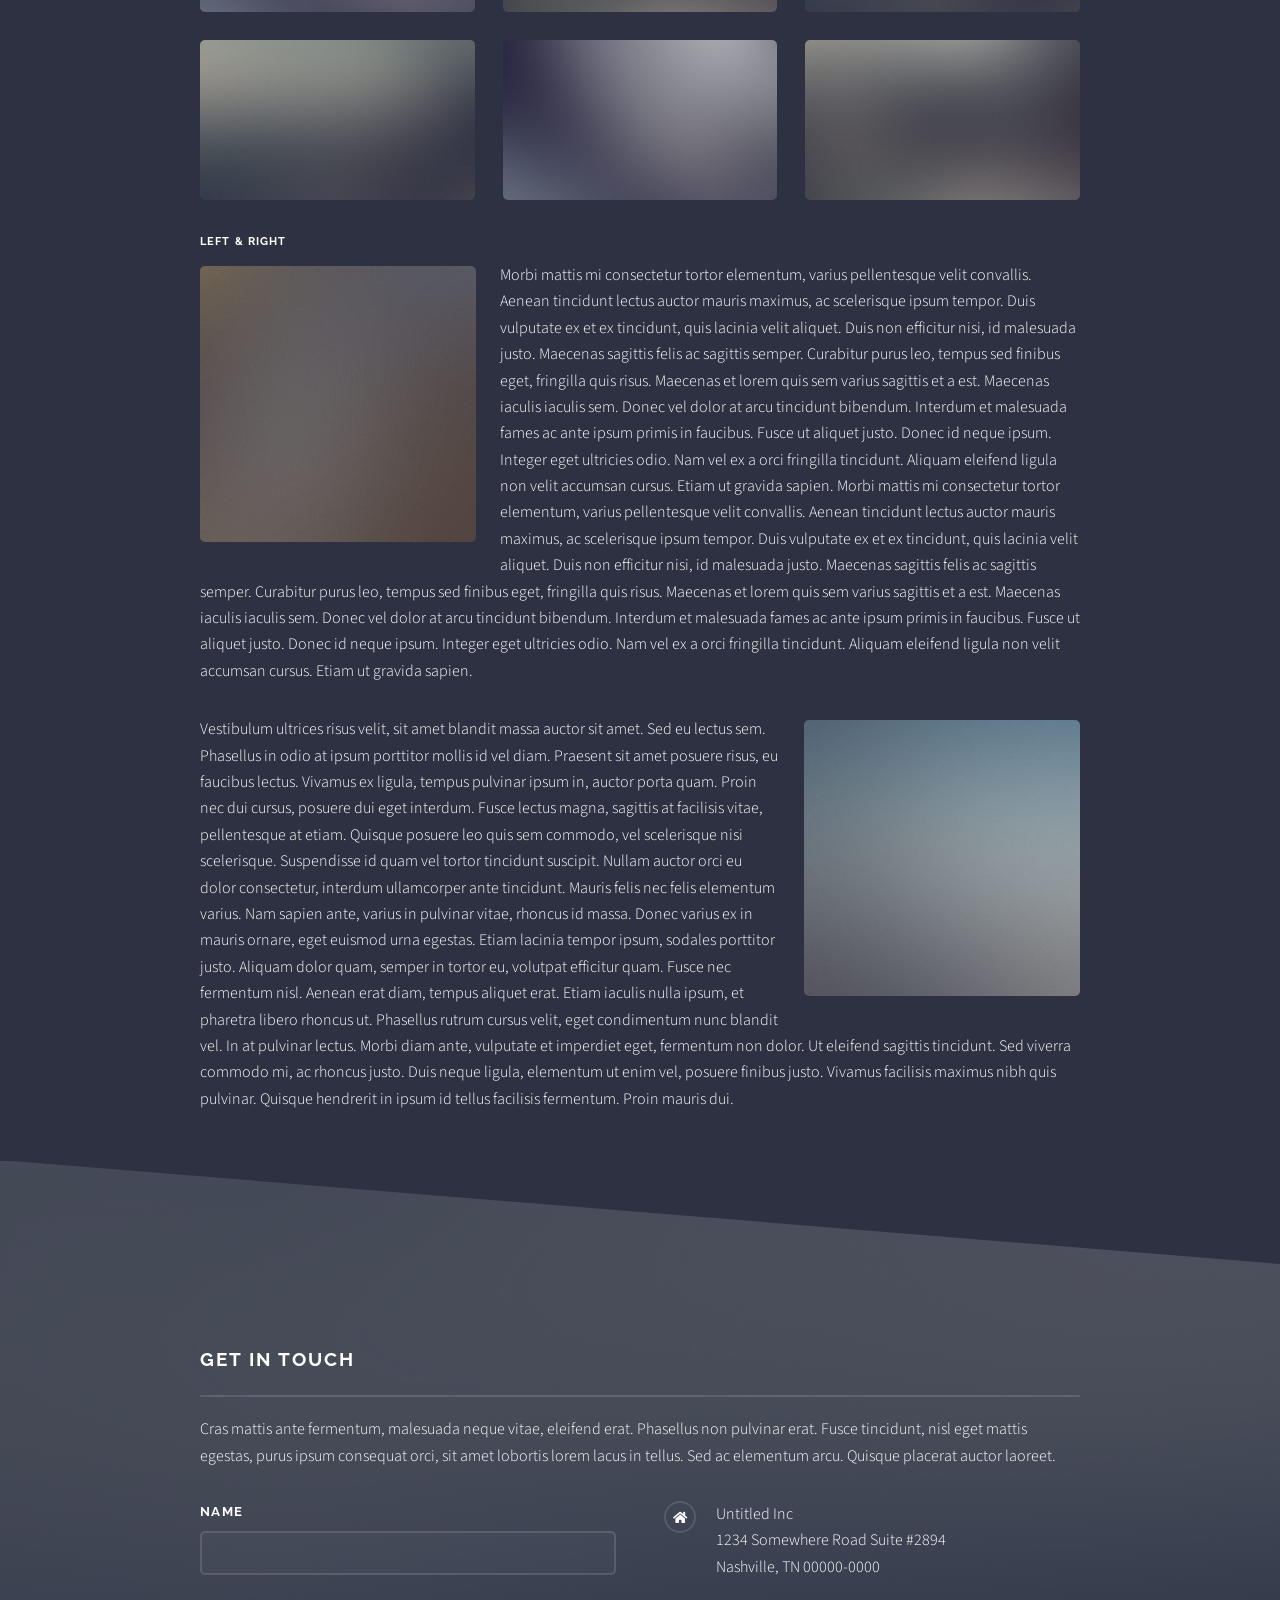
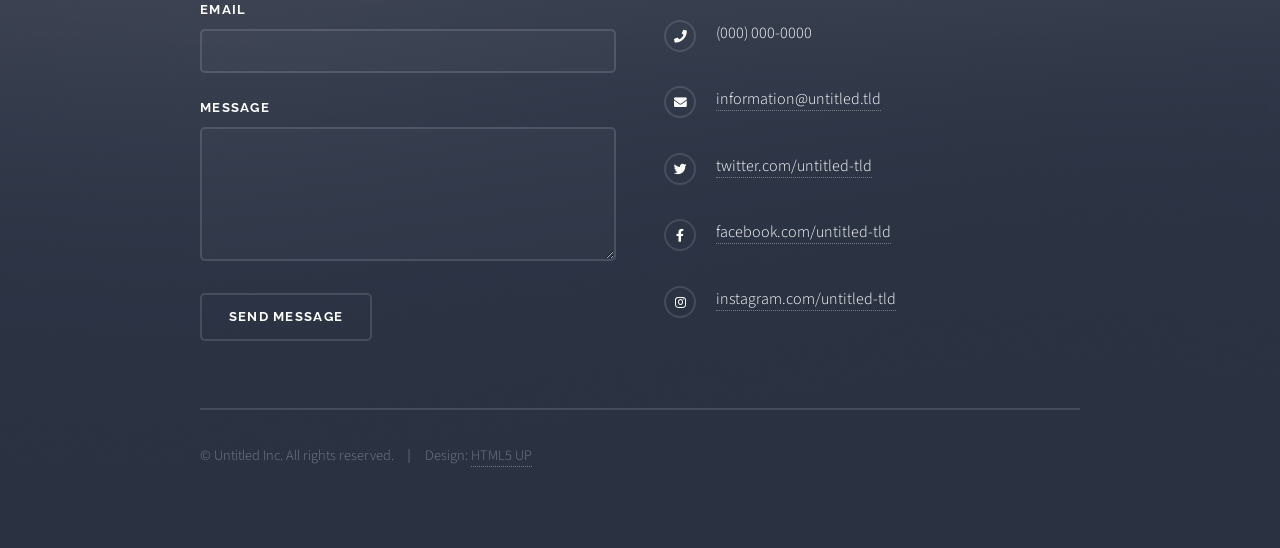
<file: templates/html5up-solid-state/elements.html>
<!DOCTYPE HTML>
<!--
	Solid State by HTML5 UP
	html5up.net | @ajlkn
	Free for personal and commercial use under the CCA 3.0 license (html5up.net/license)
-->
<html>
	<head>
		<title>Elements - Solid State by HTML5 UP</title>
		<meta charset="utf-8" />
		<meta name="viewport" content="width=device-width, initial-scale=1, user-scalable=no" />
		<link rel="stylesheet" href="assets/css/main.css" />
		<noscript><link rel="stylesheet" href="assets/css/noscript.css" /></noscript>
	</head>
	<body class="is-preload">

		<!-- Page Wrapper -->
			<div id="page-wrapper">

				<!-- Header -->
					<header id="header">
						<h1><a href="index.html">Solid State</a></h1>
						<nav>
							<a href="#menu">Menu</a>
						</nav>
					</header>

				<!-- Menu -->
					<nav id="menu">
						<div class="inner">
							<h2>Menu</h2>
							<ul class="links">
								<li><a href="index.html">Home</a></li>
								<li><a href="generic.html">Generic</a></li>
								<li><a href="elements.html">Elements</a></li>
								<li><a href="#">Log In</a></li>
								<li><a href="#">Sign Up</a></li>
							</ul>
							<a href="#" class="close">Close</a>
						</div>
					</nav>

				<!-- Wrapper -->
					<section id="wrapper">
						<header>
							<div class="inner">
								<h2>Elements</h2>
								<p>Phasellus non pulvinar erat. Fusce tincidunt nisl eget ipsum.</p>
							</div>
						</header>

						<!-- Content -->
							<div class="wrapper">
								<div class="inner">

									<section>
										<h3 class="major">Text</h3>
										<p>This is <b>bold</b> and this is <strong>strong</strong>. This is <i>italic</i> and this is <em>emphasized</em>.
										This is <sup>superscript</sup> text and this is <sub>subscript</sub> text.
										This is <u>underlined</u> and this is code: <code>for (;;) { ... }</code>. Finally, <a href="#">this is a link</a>.</p>
										<h4>Blockquote</h4>
										<blockquote>Fringilla nisl. Donec accumsan interdum nisi, quis tincidunt felis sagittis eget tempus euismod. Vestibulum ante ipsum primis in faucibus vestibulum. Blandit adipiscing eu felis iaculis volutpat ac adipiscing accumsan faucibus. Vestibulum ante ipsum primis in faucibus lorem ipsum dolor sit amet nullam adipiscing eu felis.</blockquote>
										<h4>Preformatted</h4>
										<pre><code>i = 0;

while (!deck.isInOrder()) {
  print 'Iteration ' + i;
  deck.shuffle();
  i++;
}

print 'It took ' + i + ' iterations to sort the deck.';</code></pre>
									</section>

									<section>
										<h3 class="major">Lists</h3>
										<div class="row">
											<div class="col-6 col-12-medium">
												<h4>Unordered</h4>
												<ul>
													<li>Dolor pulvinar etiam.</li>
													<li>Sagittis adipiscing.</li>
													<li>Felis enim feugiat.</li>
												</ul>
												<h4>Alternate</h4>
												<ul class="alt">
													<li>Dolor pulvinar etiam.</li>
													<li>Sagittis adipiscing.</li>
													<li>Felis enim feugiat.</li>
												</ul>
											</div>
											<div class="col-6 col-12-medium">
												<h4>Ordered</h4>
												<ol>
													<li>Dolor pulvinar etiam.</li>
													<li>Etiam vel felis viverra.</li>
													<li>Felis enim feugiat.</li>
													<li>Dolor pulvinar etiam.</li>
													<li>Etiam vel felis lorem.</li>
													<li>Felis enim et feugiat.</li>
												</ol>
												<h4>Icons</h4>
												<ul class="icons">
													<li><a href="#" class="icon brands fa-twitter"><span class="label">Twitter</span></a></li>
													<li><a href="#" class="icon brands fa-facebook-f"><span class="label">Facebook</span></a></li>
													<li><a href="#" class="icon brands fa-instagram"><span class="label">Instagram</span></a></li>
													<li><a href="#" class="icon brands fa-github"><span class="label">Github</span></a></li>
												</ul>
											</div>
										</div>
										<h4>Actions</h4>
										<div class="row">
											<div class="col-6 col-12-medium">
												<ul class="actions">
													<li><a href="#" class="button primary">Default</a></li>
													<li><a href="#" class="button">Default</a></li>
												</ul>
												<ul class="actions small">
													<li><a href="#" class="button primary small">Small</a></li>
													<li><a href="#" class="button small">Small</a></li>
												</ul>
												<ul class="actions stacked">
													<li><a href="#" class="button primary">Default</a></li>
													<li><a href="#" class="button">Default</a></li>
												</ul>
												<ul class="actions stacked small">
													<li><a href="#" class="button primary small">Small</a></li>
													<li><a href="#" class="button small">Small</a></li>
												</ul>
											</div>
											<div class="col-6 col-12-medium">
												<ul class="actions stacked">
													<li><a href="#" class="button primary fit">Default</a></li>
													<li><a href="#" class="button fit">Default</a></li>
												</ul>
												<ul class="actions stacked small">
													<li><a href="#" class="button primary small fit">Small</a></li>
													<li><a href="#" class="button small fit">Small</a></li>
												</ul>
											</div>
										</div>
										<h4>Pagination</h4>
										<ul class="pagination">
											<li><span class="button small disabled">Prev</span></li>
											<li><a href="#" class="page active">1</a></li>
											<li><a href="#" class="page">2</a></li>
											<li><a href="#" class="page">3</a></li>
											<li><span>&hellip;</span></li>
											<li><a href="#" class="page">8</a></li>
											<li><a href="#" class="page">9</a></li>
											<li><a href="#" class="page">10</a></li>
											<li><a href="#" class="button small">Next</a></li>
										</ul>
									</section>

									<section>
										<h3 class="major">Table</h3>
										<h4>Default</h4>
										<div class="table-wrapper">
											<table>
												<thead>
													<tr>
														<th>Name</th>
														<th>Description</th>
														<th>Price</th>
													</tr>
												</thead>
												<tbody>
													<tr>
														<td>Item One</td>
														<td>Ante turpis integer aliquet porttitor.</td>
														<td>29.99</td>
													</tr>
													<tr>
														<td>Item Two</td>
														<td>Vis ac commodo adipiscing arcu aliquet.</td>
														<td>19.99</td>
													</tr>
													<tr>
														<td>Item Three</td>
														<td> Morbi faucibus arcu accumsan lorem.</td>
														<td>29.99</td>
													</tr>
													<tr>
														<td>Item Four</td>
														<td>Vitae integer tempus condimentum.</td>
														<td>19.99</td>
													</tr>
													<tr>
														<td>Item Five</td>
														<td>Ante turpis integer aliquet porttitor.</td>
														<td>29.99</td>
													</tr>
												</tbody>
												<tfoot>
													<tr>
														<td colspan="2"></td>
														<td>100.00</td>
													</tr>
												</tfoot>
											</table>
										</div>

										<h4>Alternate</h4>
										<div class="table-wrapper">
											<table class="alt">
												<thead>
													<tr>
														<th>Name</th>
														<th>Description</th>
														<th>Price</th>
													</tr>
												</thead>
												<tbody>
													<tr>
														<td>Item One</td>
														<td>Ante turpis integer aliquet porttitor.</td>
														<td>29.99</td>
													</tr>
													<tr>
														<td>Item Two</td>
														<td>Vis ac commodo adipiscing arcu aliquet.</td>
														<td>19.99</td>
													</tr>
													<tr>
														<td>Item Three</td>
														<td> Morbi faucibus arcu accumsan lorem.</td>
														<td>29.99</td>
													</tr>
													<tr>
														<td>Item Four</td>
														<td>Vitae integer tempus condimentum.</td>
														<td>19.99</td>
													</tr>
													<tr>
														<td>Item Five</td>
														<td>Ante turpis integer aliquet porttitor.</td>
														<td>29.99</td>
													</tr>
												</tbody>
												<tfoot>
													<tr>
														<td colspan="2"></td>
														<td>100.00</td>
													</tr>
												</tfoot>
											</table>
										</div>
									</section>

									<section>
										<h3 class="major">Buttons</h3>
										<ul class="actions">
											<li><a href="#" class="button primary">Primary</a></li>
											<li><a href="#" class="button">Default</a></li>
										</ul>
										<ul class="actions">
											<li><a href="#" class="button large">Large</a></li>
											<li><a href="#" class="button small">Small</a></li>
										</ul>
										<ul class="actions fit">
											<li><a href="#" class="button fit">Fit</a></li>
											<li><a href="#" class="button primary fit">Fit</a></li>
											<li><a href="#" class="button fit">Fit</a></li>
										</ul>
										<ul class="actions fit small">
											<li><a href="#" class="button primary fit small">Fit + Small</a></li>
											<li><a href="#" class="button fit small">Fit + Small</a></li>
											<li><a href="#" class="button primary fit small">Fit + Small</a></li>
										</ul>
										<ul class="actions">
											<li><a href="#" class="button primary icon solid fa-download">Icon</a></li>
											<li><a href="#" class="button icon solid fa-download">Icon</a></li>
										</ul>
										<ul class="actions">
											<li><span class="button primary disabled">Disabled</span></li>
											<li><span class="button disabled">Disabled</span></li>
										</ul>
									</section>

									<section>
										<h3 class="major">Form</h3>
										<form method="post" action="#">
											<div class="row gtr-uniform">
												<div class="col-6 col-12-xsmall">
													<label for="demo-name">Name</label>
													<input type="text" name="demo-name" id="demo-name" value="" />
												</div>
												<div class="col-6 col-12-xsmall">
													<label for="demo-email">Email</label>
													<input type="email" name="demo-email" id="demo-email" value="" />
												</div>
												<div class="col-12">
													<label for="demo-category">Category</label>
													<select name="demo-category" id="demo-category">
														<option value="">-</option>
														<option value="1">Manufacturing</option>
														<option value="1">Shipping</option>
														<option value="1">Administration</option>
														<option value="1">Human Resources</option>
													</select>
												</div>
												<div class="col-4 col-12-small">
													<input type="radio" id="demo-priority-low" name="demo-priority" checked>
													<label for="demo-priority-low">Low Priority</label>
												</div>
												<div class="col-4 col-12-small">
													<input type="radio" id="demo-priority-normal" name="demo-priority">
													<label for="demo-priority-normal">Normal Priority</label>
												</div>
												<div class="col-4 col-12-small">
													<input type="radio" id="demo-priority-high" name="demo-priority">
													<label for="demo-priority-high">High Priority</label>
												</div>
												<div class="col-6 col-12-small">
													<input type="checkbox" id="demo-copy" name="demo-copy">
													<label for="demo-copy">Email me a copy</label>
												</div>
												<div class="col-6 col-12-small">
													<input type="checkbox" id="demo-human" name="demo-human" checked>
													<label for="demo-human">Not a robot</label>
												</div>
												<div class="col-12">
													<label for="demo-message">Message</label>
													<textarea name="demo-message" id="demo-message" rows="6"></textarea>
												</div>
												<div class="col-12">
													<ul class="actions">
														<li><input type="submit" value="Send Message" class="primary" /></li>
														<li><input type="reset" value="Reset" /></li>
													</ul>
												</div>
											</div>
										</form>
									</section>

									<section>
										<h3 class="major">Image</h3>
										<h4>Fit</h4>
										<div class="box alt">
											<div class="row gtr-uniform">
												<div class="col-12"><span class="image fit"><img src="images/pic08.jpg" alt="" /></span></div>
												<div class="col-4"><span class="image fit"><img src="images/pic05.jpg" alt="" /></span></div>
												<div class="col-4"><span class="image fit"><img src="images/pic06.jpg" alt="" /></span></div>
												<div class="col-4"><span class="image fit"><img src="images/pic07.jpg" alt="" /></span></div>
												<div class="col-4"><span class="image fit"><img src="images/pic07.jpg" alt="" /></span></div>
												<div class="col-4"><span class="image fit"><img src="images/pic05.jpg" alt="" /></span></div>
												<div class="col-4"><span class="image fit"><img src="images/pic06.jpg" alt="" /></span></div>
												<div class="col-4"><span class="image fit"><img src="images/pic06.jpg" alt="" /></span></div>
												<div class="col-4"><span class="image fit"><img src="images/pic07.jpg" alt="" /></span></div>
												<div class="col-4"><span class="image fit"><img src="images/pic05.jpg" alt="" /></span></div>
											</div>
										</div>
										<h4>Left &amp; Right</h4>
										<p><span class="image left"><img src="images/pic01.jpg" alt="" /></span>Morbi mattis mi consectetur tortor elementum, varius pellentesque velit convallis. Aenean tincidunt lectus auctor mauris maximus, ac scelerisque ipsum tempor. Duis vulputate ex et ex tincidunt, quis lacinia velit aliquet. Duis non efficitur nisi, id malesuada justo. Maecenas sagittis felis ac sagittis semper. Curabitur purus leo, tempus sed finibus eget, fringilla quis risus. Maecenas et lorem quis sem varius sagittis et a est. Maecenas iaculis iaculis sem. Donec vel dolor at arcu tincidunt bibendum. Interdum et malesuada fames ac ante ipsum primis in faucibus. Fusce ut aliquet justo. Donec id neque ipsum. Integer eget ultricies odio. Nam vel ex a orci fringilla tincidunt. Aliquam eleifend ligula non velit accumsan cursus. Etiam ut gravida sapien. Morbi mattis mi consectetur tortor elementum, varius pellentesque velit convallis. Aenean tincidunt lectus auctor mauris maximus, ac scelerisque ipsum tempor. Duis vulputate ex et ex tincidunt, quis lacinia velit aliquet. Duis non efficitur nisi, id malesuada justo. Maecenas sagittis felis ac sagittis semper. Curabitur purus leo, tempus sed finibus eget, fringilla quis risus. Maecenas et lorem quis sem varius sagittis et a est. Maecenas iaculis iaculis sem. Donec vel dolor at arcu tincidunt bibendum. Interdum et malesuada fames ac ante ipsum primis in faucibus. Fusce ut aliquet justo. Donec id neque ipsum. Integer eget ultricies odio. Nam vel ex a orci fringilla tincidunt. Aliquam eleifend ligula non velit accumsan cursus. Etiam ut gravida sapien.</p>
										<p><span class="image right"><img src="images/pic02.jpg" alt="" /></span>Vestibulum ultrices risus velit, sit amet blandit massa auctor sit amet. Sed eu lectus sem. Phasellus in odio at ipsum porttitor mollis id vel diam. Praesent sit amet posuere risus, eu faucibus lectus. Vivamus ex ligula, tempus pulvinar ipsum in, auctor porta quam. Proin nec dui cursus, posuere dui eget interdum. Fusce lectus magna, sagittis at facilisis vitae, pellentesque at etiam. Quisque posuere leo quis sem commodo, vel scelerisque nisi scelerisque. Suspendisse id quam vel tortor tincidunt suscipit. Nullam auctor orci eu dolor consectetur, interdum ullamcorper ante tincidunt. Mauris felis nec felis elementum varius. Nam sapien ante, varius in pulvinar vitae, rhoncus id massa. Donec varius ex in mauris ornare, eget euismod urna egestas. Etiam lacinia tempor ipsum, sodales porttitor justo. Aliquam dolor quam, semper in tortor eu, volutpat efficitur quam. Fusce nec fermentum nisl. Aenean erat diam, tempus aliquet erat. Etiam iaculis nulla ipsum, et pharetra libero rhoncus ut. Phasellus rutrum cursus velit, eget condimentum nunc blandit vel. In at pulvinar lectus. Morbi diam ante, vulputate et imperdiet eget, fermentum non dolor. Ut eleifend sagittis tincidunt. Sed viverra commodo mi, ac rhoncus justo. Duis neque ligula, elementum ut enim vel, posuere finibus justo. Vivamus facilisis maximus nibh quis pulvinar. Quisque hendrerit in ipsum id tellus facilisis fermentum. Proin mauris dui.</p>
									</section>

								</div>
							</div>

					</section>

				<!-- Footer -->
					<section id="footer">
						<div class="inner">
							<h2 class="major">Get in touch</h2>
							<p>Cras mattis ante fermentum, malesuada neque vitae, eleifend erat. Phasellus non pulvinar erat. Fusce tincidunt, nisl eget mattis egestas, purus ipsum consequat orci, sit amet lobortis lorem lacus in tellus. Sed ac elementum arcu. Quisque placerat auctor laoreet.</p>
							<form method="post" action="#">
								<div class="fields">
									<div class="field">
										<label for="name">Name</label>
										<input type="text" name="name" id="name" />
									</div>
									<div class="field">
										<label for="email">Email</label>
										<input type="email" name="email" id="email" />
									</div>
									<div class="field">
										<label for="message">Message</label>
										<textarea name="message" id="message" rows="4"></textarea>
									</div>
								</div>
								<ul class="actions">
									<li><input type="submit" value="Send Message" /></li>
								</ul>
							</form>
							<ul class="contact">
								<li class="icon solid fa-home">
									Untitled Inc<br />
									1234 Somewhere Road Suite #2894<br />
									Nashville, TN 00000-0000
								</li>
								<li class="icon solid fa-phone">(000) 000-0000</li>
								<li class="icon solid fa-envelope"><a href="#">information@untitled.tld</a></li>
								<li class="icon brands fa-twitter"><a href="#">twitter.com/untitled-tld</a></li>
								<li class="icon brands fa-facebook-f"><a href="#">facebook.com/untitled-tld</a></li>
								<li class="icon brands fa-instagram"><a href="#">instagram.com/untitled-tld</a></li>
							</ul>
							<ul class="copyright">
								<li>&copy; Untitled Inc. All rights reserved.</li><li>Design: <a href="http://html5up.net">HTML5 UP</a></li>
							</ul>
						</div>
					</section>

			</div>

		<!-- Scripts -->
			<script src="assets/js/jquery.min.js"></script>
			<script src="assets/js/jquery.scrollex.min.js"></script>
			<script src="assets/js/browser.min.js"></script>
			<script src="assets/js/breakpoints.min.js"></script>
			<script src="assets/js/util.js"></script>
			<script src="assets/js/main.js"></script>

	</body>
</html>
</file>
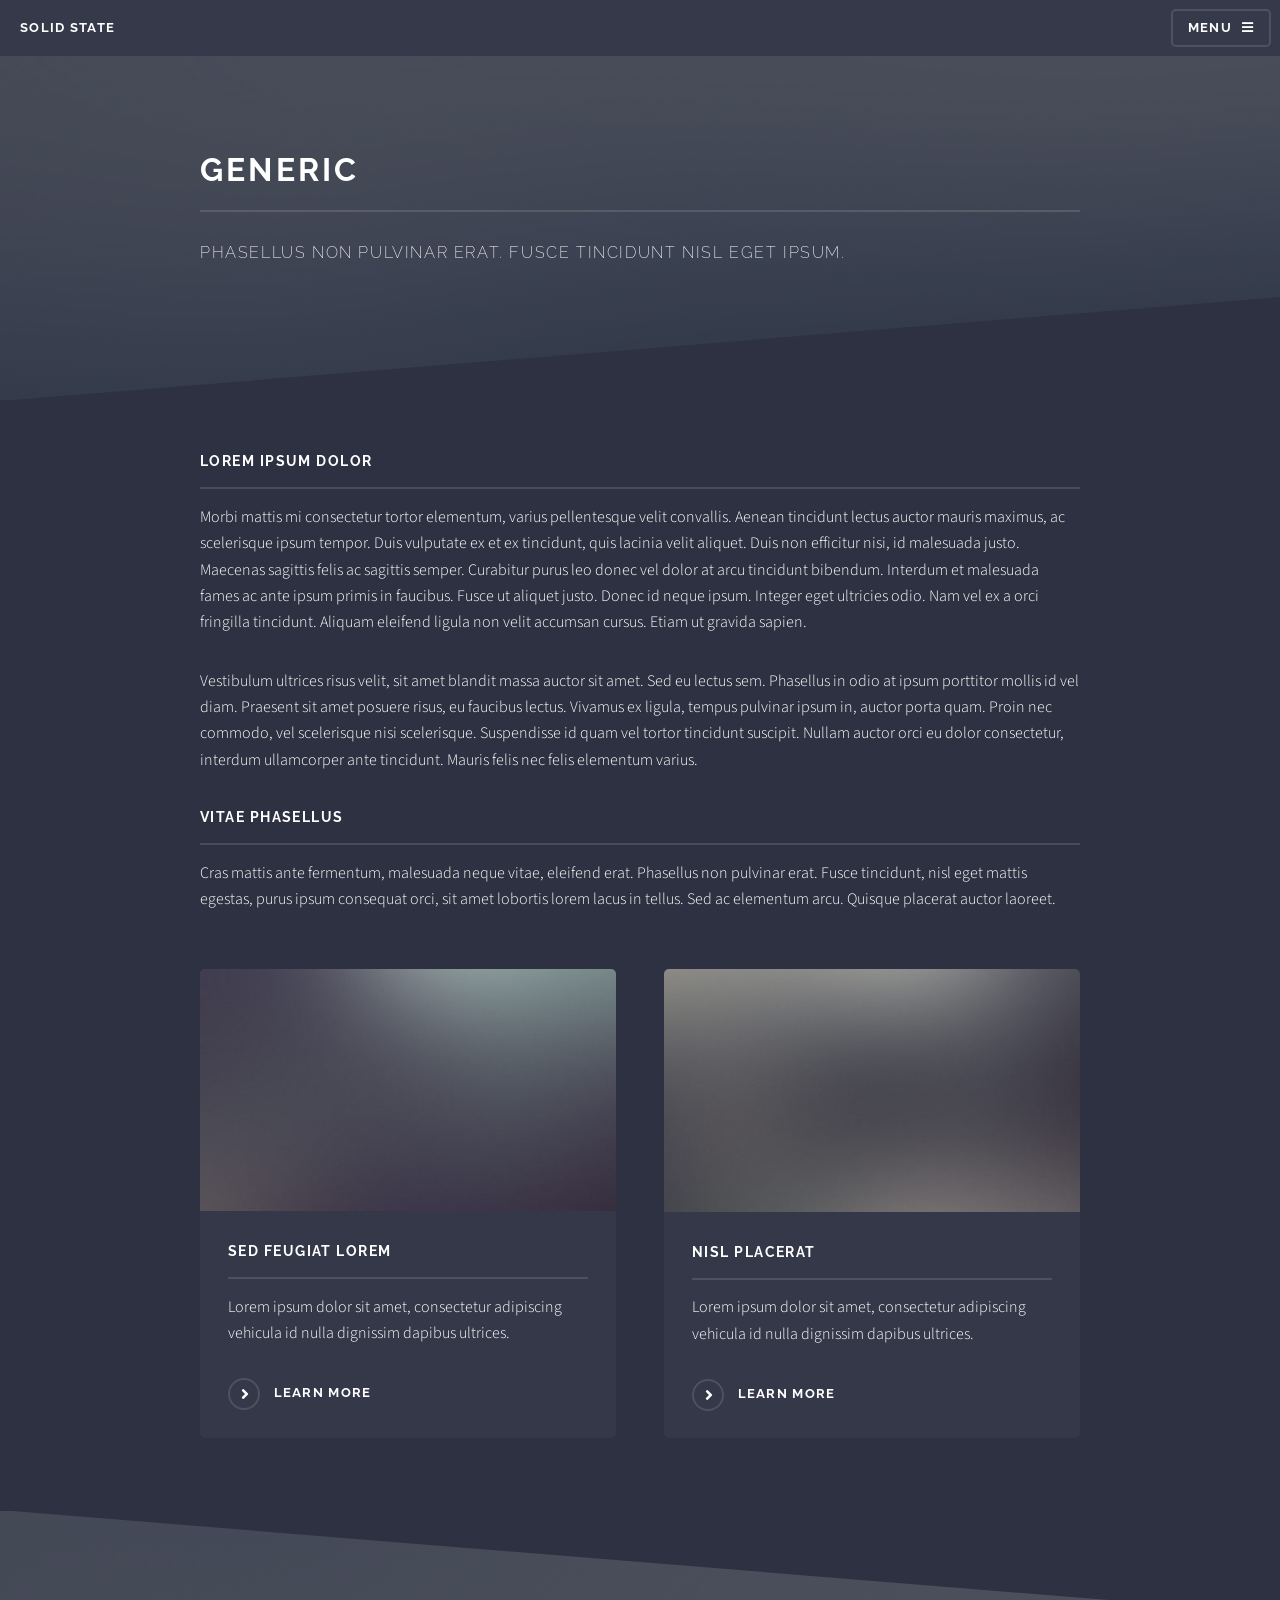
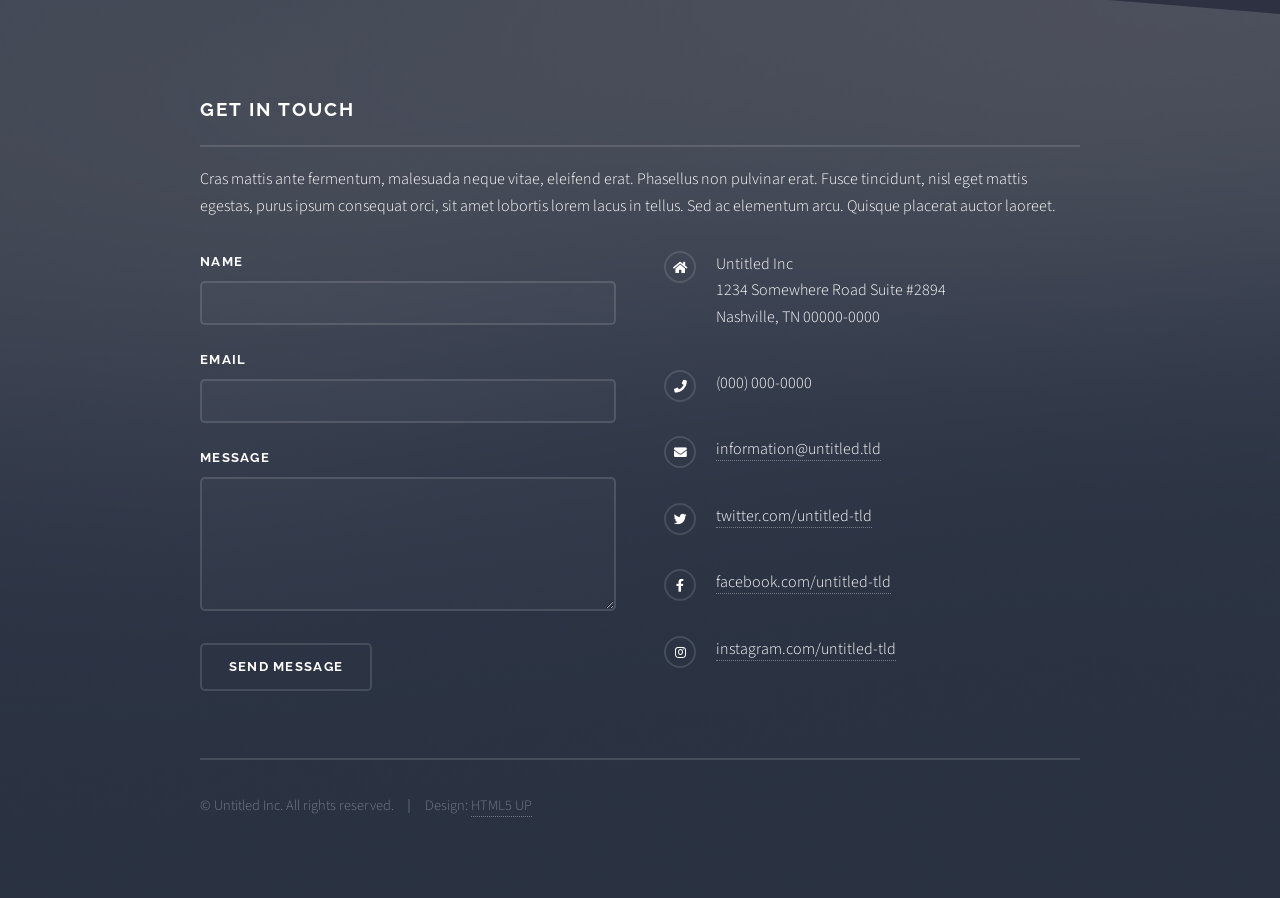
<file: templates/html5up-solid-state/generic.html>
<!DOCTYPE HTML>
<!--
	Solid State by HTML5 UP
	html5up.net | @ajlkn
	Free for personal and commercial use under the CCA 3.0 license (html5up.net/license)
-->
<html>
	<head>
		<title>Generic - Solid State by HTML5 UP</title>
		<meta charset="utf-8" />
		<meta name="viewport" content="width=device-width, initial-scale=1, user-scalable=no" />
		<link rel="stylesheet" href="assets/css/main.css" />
		<noscript><link rel="stylesheet" href="assets/css/noscript.css" /></noscript>
	</head>
	<body class="is-preload">

		<!-- Page Wrapper -->
			<div id="page-wrapper">

				<!-- Header -->
					<header id="header">
						<h1><a href="index.html">Solid State</a></h1>
						<nav>
							<a href="#menu">Menu</a>
						</nav>
					</header>

				<!-- Menu -->
					<nav id="menu">
						<div class="inner">
							<h2>Menu</h2>
							<ul class="links">
								<li><a href="index.html">Home</a></li>
								<li><a href="generic.html">Generic</a></li>
								<li><a href="elements.html">Elements</a></li>
								<li><a href="#">Log In</a></li>
								<li><a href="#">Sign Up</a></li>
							</ul>
							<a href="#" class="close">Close</a>
						</div>
					</nav>

				<!-- Wrapper -->
					<section id="wrapper">
						<header>
							<div class="inner">
								<h2>Generic</h2>
								<p>Phasellus non pulvinar erat. Fusce tincidunt nisl eget ipsum.</p>
							</div>
						</header>

						<!-- Content -->
							<div class="wrapper">
								<div class="inner">

									<h3 class="major">Lorem ipsum dolor</h3>
									<p>Morbi mattis mi consectetur tortor elementum, varius pellentesque velit convallis. Aenean tincidunt lectus auctor mauris maximus, ac scelerisque ipsum tempor. Duis vulputate ex et ex tincidunt, quis lacinia velit aliquet. Duis non efficitur nisi, id malesuada justo. Maecenas sagittis felis ac sagittis semper. Curabitur purus leo donec vel dolor at arcu tincidunt bibendum. Interdum et malesuada fames ac ante ipsum primis in faucibus. Fusce ut aliquet justo. Donec id neque ipsum. Integer eget ultricies odio. Nam vel ex a orci fringilla tincidunt. Aliquam eleifend ligula non velit accumsan cursus. Etiam ut gravida sapien.</p>

									<p>Vestibulum ultrices risus velit, sit amet blandit massa auctor sit amet. Sed eu lectus sem. Phasellus in odio at ipsum porttitor mollis id vel diam. Praesent sit amet posuere risus, eu faucibus lectus. Vivamus ex ligula, tempus pulvinar ipsum in, auctor porta quam. Proin nec commodo, vel scelerisque nisi scelerisque. Suspendisse id quam vel tortor tincidunt suscipit. Nullam auctor orci eu dolor consectetur, interdum ullamcorper ante tincidunt. Mauris felis nec felis elementum varius.</p>

									<h3 class="major">Vitae phasellus</h3>
									<p>Cras mattis ante fermentum, malesuada neque vitae, eleifend erat. Phasellus non pulvinar erat. Fusce tincidunt, nisl eget mattis egestas, purus ipsum consequat orci, sit amet lobortis lorem lacus in tellus. Sed ac elementum arcu. Quisque placerat auctor laoreet.</p>

									<section class="features">
										<article>
											<a href="#" class="image"><img src="images/pic04.jpg" alt="" /></a>
											<h3 class="major">Sed feugiat lorem</h3>
											<p>Lorem ipsum dolor sit amet, consectetur adipiscing vehicula id nulla dignissim dapibus ultrices.</p>
											<a href="#" class="special">Learn more</a>
										</article>
										<article>
											<a href="#" class="image"><img src="images/pic05.jpg" alt="" /></a>
											<h3 class="major">Nisl placerat</h3>
											<p>Lorem ipsum dolor sit amet, consectetur adipiscing vehicula id nulla dignissim dapibus ultrices.</p>
											<a href="#" class="special">Learn more</a>
										</article>
									</section>

								</div>
							</div>

					</section>

				<!-- Footer -->
					<section id="footer">
						<div class="inner">
							<h2 class="major">Get in touch</h2>
							<p>Cras mattis ante fermentum, malesuada neque vitae, eleifend erat. Phasellus non pulvinar erat. Fusce tincidunt, nisl eget mattis egestas, purus ipsum consequat orci, sit amet lobortis lorem lacus in tellus. Sed ac elementum arcu. Quisque placerat auctor laoreet.</p>
							<form method="post" action="#">
								<div class="fields">
									<div class="field">
										<label for="name">Name</label>
										<input type="text" name="name" id="name" />
									</div>
									<div class="field">
										<label for="email">Email</label>
										<input type="email" name="email" id="email" />
									</div>
									<div class="field">
										<label for="message">Message</label>
										<textarea name="message" id="message" rows="4"></textarea>
									</div>
								</div>
								<ul class="actions">
									<li><input type="submit" value="Send Message" /></li>
								</ul>
							</form>
							<ul class="contact">
								<li class="icon solid fa-home">
									Untitled Inc<br />
									1234 Somewhere Road Suite #2894<br />
									Nashville, TN 00000-0000
								</li>
								<li class="icon solid fa-phone">(000) 000-0000</li>
								<li class="icon solid fa-envelope"><a href="#">information@untitled.tld</a></li>
								<li class="icon brands fa-twitter"><a href="#">twitter.com/untitled-tld</a></li>
								<li class="icon brands fa-facebook-f"><a href="#">facebook.com/untitled-tld</a></li>
								<li class="icon brands fa-instagram"><a href="#">instagram.com/untitled-tld</a></li>
							</ul>
							<ul class="copyright">
								<li>&copy; Untitled Inc. All rights reserved.</li><li>Design: <a href="http://html5up.net">HTML5 UP</a></li>
							</ul>
						</div>
					</section>

			</div>

		<!-- Scripts -->
			<script src="assets/js/jquery.min.js"></script>
			<script src="assets/js/jquery.scrollex.min.js"></script>
			<script src="assets/js/browser.min.js"></script>
			<script src="assets/js/breakpoints.min.js"></script>
			<script src="assets/js/util.js"></script>
			<script src="assets/js/main.js"></script>

	</body>
</html>
</file>
<file: styles.css>
:root {
  --bg: #f4efe4;
  --surface: #fffdf8;
  --surface-strong: #f6f0e0;
  --ink: #1c1917;
  --muted: #5d544f;
  --accent: #d2322d;
  --accent-soft: #f5d4d0;
  --ok: #255f4a;
  --no: #9f2f2f;
  --warn: #8d641e;
  --neutral: #4f5963;
  --radius: 18px;
  --shadow: 0 20px 45px rgba(23, 20, 14, 0.08);
}

* {
  box-sizing: border-box;
}

html {
  -webkit-text-size-adjust: 100%;
}

body {
  margin: 0;
  min-height: 100vh;
  font-family: "IBM Plex Sans", sans-serif;
  color: var(--ink);
  background:
    radial-gradient(circle at 16% 8%, #fff8e8 0%, transparent 45%),
    radial-gradient(circle at 80% 20%, #f7d5be 0%, transparent 48%),
    var(--bg);
}

.bg-shape {
  position: fixed;
  width: 420px;
  height: 420px;
  border-radius: 999px;
  filter: blur(24px);
  opacity: 0.35;
  pointer-events: none;
  z-index: -1;
}

.bg-shape-left {
  top: -130px;
  left: -130px;
  background: #f6be9f;
}

.bg-shape-right {
  right: -110px;
  bottom: -120px;
  background: #c8dbc7;
}

header,
main,
footer {
  width: min(1120px, calc(100% - 2rem));
  margin: 0 auto;
}

.hero {
  padding: 3.4rem 0 2rem;
}

.eyebrow {
  margin: 0;
  letter-spacing: 0.18em;
  text-transform: uppercase;
  font-size: 0.75rem;
  color: var(--muted);
}

h1,
h2,
h3 {
  font-family: "Space Grotesk", sans-serif;
  letter-spacing: -0.02em;
}

h1 {
  margin: 0.7rem 0 0.8rem;
  font-size: clamp(2rem, 4vw, 3.2rem);
  line-height: 1.05;
}

.hero-copy {
  max-width: none;
  margin: 0;
  color: var(--muted);
  white-space: nowrap;
}

.dataset-meta {
  margin-top: 1rem;
  color: var(--muted);
  font-size: 0.92rem;
  font-style: italic;
}

main {
  padding-bottom: 2.2rem;
  display: grid;
  gap: 1rem;
}

.view {
  display: grid;
  gap: 1rem;
}

.hidden {
  display: none;
}

.panel {
  background: color-mix(in srgb, var(--surface) 88%, #ffffff 12%);
  border: 1px solid rgba(161, 136, 118, 0.22);
  border-radius: var(--radius);
  padding: 1rem;
  box-shadow: var(--shadow);
}

.tabs {
  display: inline-flex;
  gap: 0.4rem;
  padding: 0.4rem;
  width: fit-content;
}

.random-spotlight {
  position: relative;
  overflow: hidden;
  border: 2px dashed rgba(117, 97, 84, 0.5);
  background:
    repeating-linear-gradient(
      -28deg,
      rgba(124, 90, 68, 0.06) 0 10px,
      rgba(124, 90, 68, 0.02) 10px 20px
    ),
    linear-gradient(
      132deg,
      color-mix(in srgb, var(--surface) 82%, #f7d7bf 18%),
      color-mix(in srgb, var(--surface) 85%, #e2efd8 15%)
    );
}

.random-spotlight .section-head h2 {
  text-transform: uppercase;
  letter-spacing: 0.08em;
}

.random-spotlight .ghost {
  background: rgba(255, 255, 255, 0.65);
}

.spotlight-card {
  border-left: 6px solid #b24d35;
  background:
    linear-gradient(180deg, rgba(255, 255, 255, 0.74), rgba(255, 255, 255, 0.6)),
    var(--surface-strong);
  box-shadow:
    inset 0 0 0 1px rgba(173, 132, 112, 0.28),
    0 7px 18px rgba(30, 21, 13, 0.08);
  margin-top: 0.25rem;
}

.tab-button {
  border: 1px solid rgba(131, 115, 102, 0.42);
  background: transparent;
  border-radius: 11px;
  padding: 0.45rem 0.8rem;
  color: var(--muted);
  cursor: pointer;
  font-weight: 600;
}

.tab-button.active {
  color: #fff;
  background: var(--accent);
  border-color: var(--accent);
}

.tab-button:hover {
  border-color: var(--accent);
}

.section-head {
  display: flex;
  gap: 1rem;
  align-items: center;
  justify-content: space-between;
  margin-bottom: 0.75rem;
}

.section-head h2 {
  margin: 0;
  font-size: 1.2rem;
}

.section-note {
  margin: 0 0 0.9rem;
  color: var(--muted);
  font-size: 0.9rem;
}

.control-grid {
  display: grid;
  grid-template-columns: repeat(7, minmax(0, 1fr));
  gap: 0.65rem;
}

label {
  display: grid;
  gap: 0.34rem;
  font-size: 0.85rem;
  color: var(--muted);
}

input,
select,
button {
  font: inherit;
}

input,
select {
  width: 100%;
  border-radius: 12px;
  border: 1px solid rgba(134, 120, 109, 0.45);
  padding: 0.58rem 0.7rem;
  background: var(--surface-strong);
  color: var(--ink);
}

input:focus,
select:focus,
button:focus {
  outline: 2px solid color-mix(in srgb, var(--accent) 56%, white 44%);
  outline-offset: 1px;
}

.stats-grid {
  display: grid;
  grid-template-columns: repeat(4, minmax(0, 1fr));
  gap: 1rem;
}

.stat-label {
  margin: 0;
  color: var(--muted);
  font-size: 0.84rem;
}

.stat-value {
  margin: 0.36rem 0 0;
  font-family: "Space Grotesk", sans-serif;
  font-size: 1.7rem;
  line-height: 1;
}

.party-stats {
  display: grid;
  grid-template-columns: repeat(2, minmax(0, 1fr));
  gap: 0.7rem;
}

.party-row {
  background: var(--surface-strong);
  border: 1px solid rgba(146, 128, 115, 0.26);
  border-radius: 12px;
  padding: 0.78rem;
}

.party-row header {
  width: 100%;
  margin: 0 0 0.5rem;
  display: flex;
  justify-content: space-between;
  align-items: baseline;
  gap: 0.5rem;
}

.party-row h3 {
  margin: 0;
  font-size: 1rem;
}

.party-row-historical {
  border-style: dashed;
  background: color-mix(in srgb, var(--surface-strong) 92%, #d9d9d9 8%);
}

.historical-label {
  margin-left: 0.45rem;
  font-size: 0.68rem;
  text-transform: uppercase;
  letter-spacing: 0.08em;
  color: #766c66;
}

.party-row p {
  margin: 0.43rem 0 0;
  color: var(--muted);
  font-size: 0.82rem;
}

.bar {
  width: 100%;
  height: 0.42rem;
  background: #dfd5c8;
  border-radius: 999px;
  overflow: hidden;
}

.bar > span {
  display: block;
  height: 100%;
  background: linear-gradient(90deg, #3e7858, #7bb37d);
}

.votes-list {
  display: grid;
  gap: 0.72rem;
}

.vote-card {
  background: var(--surface-strong);
  border: 1px solid rgba(136, 117, 103, 0.25);
  border-radius: 14px;
  padding: 0.88rem;
  display: grid;
  gap: 0.56rem;
}

.vote-top {
  display: flex;
  align-items: center;
  justify-content: space-between;
  gap: 0.7rem;
}

.year-badge {
  display: inline-flex;
  align-items: center;
  border-radius: 999px;
  font-size: 0.8rem;
  padding: 0.25rem 0.58rem;
  background: #e6dfd1;
  color: #40352e;
}

.result-pill {
  display: inline-flex;
  align-items: center;
  border-radius: 999px;
  font-size: 0.78rem;
  padding: 0.2rem 0.56rem;
  font-weight: 600;
}

.result-pill.result-oui {
  background: color-mix(in srgb, var(--ok) 22%, white 78%);
  color: var(--ok);
}

.result-pill.result-non {
  background: color-mix(in srgb, var(--no) 22%, white 78%);
  color: var(--no);
}

.result-pill.result-upcoming {
  background: color-mix(in srgb, var(--warn) 26%, white 74%);
  color: #7a571c;
}

.vote-title {
  margin: 0;
  font-size: 1.02rem;
}

.vote-details {
  margin-top: 0.12rem;
  border-top: 1px solid rgba(131, 115, 102, 0.25);
  padding-top: 0.35rem;
}

.vote-details-summary {
  list-style: none;
  cursor: pointer;
  display: inline-flex;
  align-items: center;
  gap: 0.35rem;
  border-radius: 999px;
  border: 1px solid rgba(131, 115, 102, 0.4);
  padding: 0.2rem 0.56rem;
  font-size: 0.78rem;
  font-weight: 600;
  color: var(--ink);
  background: rgba(255, 255, 255, 0.54);
}

.vote-details-summary::-webkit-details-marker {
  display: none;
}

.vote-details-summary::marker {
  display: none;
}

.vote-details-more {
  display: inline;
}

.vote-details-less {
  display: none;
}

.vote-details[open] .vote-details-more {
  display: none;
}

.vote-details[open] .vote-details-less {
  display: inline;
}

.vote-details-body {
  margin-top: 0.58rem;
  display: grid;
  gap: 0.56rem;
}

@media (min-width: 741px) {
  .vote-details-summary {
    display: none;
  }

  .vote-details {
    border-top: 0;
    padding-top: 0;
  }

  .vote-details-body {
    margin-top: 0;
  }
}

.vote-title a,
.rank-object a {
  color: inherit;
  text-decoration: underline;
  text-decoration-color: rgba(28, 25, 23, 0.35);
  text-underline-offset: 0.14em;
}

.vote-title a:hover,
.rank-object a:hover {
  text-decoration-color: var(--accent);
}

.percent-row {
  display: flex;
  justify-content: space-between;
  gap: 1rem;
  color: var(--muted);
  font-size: 0.82rem;
}

.result-stack-wrap {
  display: grid;
  gap: 0.44rem;
}

.result-stack {
  border-radius: 999px;
  width: 100%;
  height: 0.95rem;
  overflow: hidden;
  display: flex;
  background: #e4dad0;
  border: 1px solid rgba(130, 112, 97, 0.32);
}

.result-stack-segment {
  display: block;
  min-width: 2px;
  height: 100%;
}

.result-stack-yes {
  background:
    linear-gradient(120deg, rgba(255, 255, 255, 0.2) 16%, transparent 16% 36%, rgba(255, 255, 255, 0.16) 36% 56%, transparent 56%),
    color-mix(in srgb, var(--ok) 82%, white 18%);
}

.result-stack-no {
  background:
    linear-gradient(120deg, rgba(255, 255, 255, 0.22) 12%, transparent 12% 32%, rgba(255, 255, 255, 0.18) 32% 52%, transparent 52%),
    color-mix(in srgb, var(--no) 80%, white 20%);
}

.result-legend {
  display: grid;
  grid-template-columns: repeat(2, minmax(0, 1fr));
  gap: 0.56rem;
}

.result-legend-item {
  margin: 0;
  border-radius: 10px;
  border: 1px solid rgba(130, 112, 97, 0.32);
  background: rgba(255, 255, 255, 0.62);
  padding: 0.35rem 0.5rem;
  display: flex;
  justify-content: space-between;
  gap: 0.4rem;
  align-items: baseline;
}

.result-legend-label {
  font-size: 0.76rem;
  text-transform: uppercase;
  letter-spacing: 0.08em;
}

.result-legend-item strong {
  font-family: "Space Grotesk", sans-serif;
  font-size: 0.96rem;
}

.result-legend-yes {
  color: var(--ok);
}

.result-legend-no {
  color: var(--no);
}

.position-groups {
  display: grid;
  grid-template-columns: repeat(2, minmax(0, 1fr));
  gap: 0.56rem;
}

.position-group {
  border-radius: 12px;
  padding: 0.55rem;
  border: 1px solid rgba(130, 112, 97, 0.3);
  background: rgba(255, 255, 255, 0.48);
}

.position-group-pro {
  border-color: color-mix(in srgb, var(--ok) 30%, white 70%);
  background: color-mix(in srgb, var(--ok) 9%, white 91%);
}

.position-group-contre {
  border-color: color-mix(in srgb, var(--no) 30%, white 70%);
  background: color-mix(in srgb, var(--no) 9%, white 91%);
}

.position-group-others {
  grid-column: 1 / -1;
}

.position-group-actions {
  display: inline-flex;
  align-items: center;
  gap: 0.35rem;
}

.position-group-title {
  margin: 0 0 0.42rem;
  display: flex;
  justify-content: space-between;
  gap: 0.4rem;
  font-size: 0.79rem;
  text-transform: uppercase;
  letter-spacing: 0.08em;
  color: var(--muted);
}

.position-toggle {
  padding: 0.15rem 0.52rem;
  border-radius: 999px;
  font-size: 0.7rem;
  line-height: 1.2;
  min-height: 0;
}

.position-count {
  font-size: 0.75rem;
  background: rgba(255, 255, 255, 0.8);
  border: 1px solid rgba(130, 112, 97, 0.35);
  border-radius: 999px;
  padding: 0.07rem 0.44rem;
}

.position-chip-list {
  display: flex;
  flex-wrap: wrap;
  gap: 0.36rem;
}

.position-chip-list[hidden] {
  display: none;
}

.position-empty {
  margin: 0;
  font-size: 0.8rem;
  color: var(--muted);
}

.stance-chip {
  display: inline-flex;
  align-items: center;
  gap: 0.28rem;
  border-radius: 999px;
  padding: 0.18rem 0.5rem;
  font-size: 0.74rem;
  border: 1px solid transparent;
}

.stance-chip strong {
  font-weight: 600;
}

.stance-chip em {
  font-style: normal;
  opacity: 0.9;
}

.stance-chip-pro {
  background: color-mix(in srgb, var(--ok) 17%, white 83%);
  color: var(--ok);
}

.stance-chip-contre {
  background: color-mix(in srgb, var(--no) 16%, white 84%);
  color: var(--no);
}

.stance-chip-others {
  background: color-mix(in srgb, var(--neutral) 16%, white 84%);
  color: var(--neutral);
}

.stance-chip.is-highlight {
  border-color: color-mix(in srgb, var(--accent) 55%, white 45%);
  box-shadow: 0 0 0 1px color-mix(in srgb, var(--accent) 35%, white 65%);
}

.rank-grid {
  display: grid;
  grid-template-columns: repeat(2, minmax(0, 1fr));
  gap: 0.8rem;
}

.rank-card {
  background: var(--surface-strong);
  border: 1px solid rgba(146, 128, 115, 0.26);
  border-radius: 12px;
  padding: 0.85rem;
}

.rank-card h3 {
  margin: 0 0 0.65rem;
  font-size: 1rem;
}

.ranking-list {
  margin: 0;
  padding-left: 1.35rem;
  display: grid;
  gap: 0.62rem;
}

.ranking-list li {
  color: var(--ink);
}

.ranking-list li::marker {
  color: #6d625c;
  font-weight: 700;
}

.rank-line {
  margin: 0;
  display: flex;
  justify-content: space-between;
  gap: 0.6rem;
  align-items: center;
}

.rank-percent {
  font-weight: 700;
}

.rank-accepted {
  color: var(--ok);
}

.rank-rejected {
  color: var(--no);
}

.rank-year {
  color: #2f2a26;
  font-size: 0.86rem;
  font-weight: 700;
  font-family: "Space Grotesk", sans-serif;
  background: #e8dece;
  border-radius: 999px;
  padding: 0.12rem 0.5rem;
}

.rank-object {
  margin: 0.15rem 0 0;
  color: var(--ink);
  font-size: 0.88rem;
}

.ranking-empty {
  color: var(--muted);
}

.legislature-filters {
  display: grid;
  grid-template-columns: repeat(2, minmax(0, 1fr));
  gap: 0.7rem;
  margin-bottom: 0.75rem;
}

.legislature-groups {
  display: grid;
  gap: 0.76rem;
  margin-top: 0.65rem;
}

.legislature-group {
  background: var(--surface-strong);
  border: 1px solid rgba(136, 117, 103, 0.28);
  border-radius: 12px;
  padding: 0.72rem;
}

.legislature-group-head {
  display: flex;
  justify-content: space-between;
  align-items: baseline;
  gap: 0.65rem;
  margin-bottom: 0.62rem;
}

.legislature-group-head h3 {
  margin: 0;
  font-size: 1rem;
}

.legislature-group-head p {
  margin: 0;
  font-size: 0.84rem;
  color: var(--muted);
}

.legislature-party-grid {
  display: grid;
  grid-template-columns: repeat(2, minmax(0, 1fr));
  gap: 0.56rem;
}

.legislature-party-card {
  background: rgba(255, 255, 255, 0.66);
  border: 1px solid rgba(136, 117, 103, 0.24);
  border-radius: 10px;
  padding: 0.58rem;
}

.legislature-party-card header {
  width: 100%;
  margin: 0 0 0.35rem;
  display: flex;
  justify-content: space-between;
  align-items: baseline;
  gap: 0.5rem;
}

.legislature-party-card h4 {
  margin: 0;
  font-size: 0.92rem;
}

.align-pill {
  display: inline-flex;
  align-items: center;
  border-radius: 999px;
  font-size: 0.74rem;
  padding: 0.1rem 0.45rem;
  background: color-mix(in srgb, var(--ok) 18%, white 82%);
  color: var(--ok);
}

.legislature-party-card p {
  margin: 0.22rem 0 0;
  color: var(--muted);
  font-size: 0.8rem;
}

.table-empty {
  color: var(--muted);
}

.ghost {
  border: 1px solid rgba(131, 115, 102, 0.44);
  background: transparent;
  border-radius: 11px;
  padding: 0.46rem 0.66rem;
  color: var(--ink);
  cursor: pointer;
}

.ghost:hover {
  border-color: var(--accent);
  color: var(--accent);
}

.historical-toggle {
  white-space: nowrap;
}

.wide {
  width: 100%;
  margin-top: 0.8rem;
}

.result-count {
  margin: 0;
  color: var(--muted);
  font-size: 0.88rem;
}

footer {
  padding: 0.6rem 0 2rem;
  color: var(--muted);
  font-size: 0.84rem;
}

.reveal {
  opacity: 0;
  transform: translateY(14px);
  animation: appear 0.55s ease forwards;
}

.reveal:nth-child(2) {
  animation-delay: 0.06s;
}

.reveal:nth-child(3) {
  animation-delay: 0.12s;
}

@keyframes appear {
  to {
    opacity: 1;
    transform: translateY(0);
  }
}

@media (max-width: 1100px) {
  .control-grid {
    grid-template-columns: repeat(4, minmax(0, 1fr));
  }
}

@media (max-width: 900px) {
  .control-grid {
    grid-template-columns: repeat(3, minmax(0, 1fr));
  }
}

@media (max-width: 800px) {
  .stats-grid {
    grid-template-columns: repeat(2, minmax(0, 1fr));
  }

  .party-stats {
    grid-template-columns: 1fr;
  }

  .control-grid,
  .rank-grid {
    grid-template-columns: repeat(2, minmax(0, 1fr));
  }

  .legislature-filters {
    grid-template-columns: 1fr;
  }

  .legislature-party-grid {
    grid-template-columns: 1fr;
  }
}

@media (max-width: 740px) {
  body {
    font-size: 17px;
    line-height: 1.48;
  }

  header,
  main,
  footer {
    width: 100%;
    padding-inline: 0.85rem;
  }

  .hero {
    padding-top: 2.4rem;
    text-align: left;
  }

  .hero h1,
  .hero-copy,
  .dataset-meta {
    width: 100%;
    max-width: none;
  }

  .hero-copy {
    white-space: normal;
    font-size: 1.03rem;
    margin-inline: 0;
  }

  .dataset-meta {
    font-size: 0.98rem;
  }

  .panel {
    padding: 0.82rem;
    border-radius: 15px;
  }

  .section-head {
    flex-direction: column;
    align-items: flex-start;
  }

  .tabs {
    width: 100%;
  }

  .tab-button {
    flex: 1;
    text-align: center;
    font-size: 0.96rem;
  }

  .control-grid,
  .rank-grid {
    grid-template-columns: 1fr;
  }

  .position-groups,
  .result-legend {
    grid-template-columns: 1fr;
  }

  .vote-top {
    flex-wrap: wrap;
    align-items: flex-start;
  }

  .percent-row {
    flex-wrap: wrap;
    gap: 0.32rem 0.8rem;
  }

  input,
  select,
  .ghost,
  .tab-button {
    min-height: 44px;
  }

  .vote-title {
    font-size: 1.08rem;
    line-height: 1.3;
  }

  .section-note,
  .result-count {
    font-size: 0.91rem;
  }

  .stance-chip {
    font-size: 0.8rem;
    padding: 0.24rem 0.58rem;
  }

  .vote-details-summary {
    min-height: 40px;
    padding: 0.32rem 0.72rem;
    font-size: 0.82rem;
  }

  .position-toggle {
    min-height: 36px;
  }

  .legislature-group {
    padding: 0.64rem;
  }

  .legislature-group-head {
    flex-direction: column;
    align-items: flex-start;
    gap: 0.28rem;
  }

  .legislature-party-card p {
    font-size: 0.84rem;
  }

  .align-pill {
    font-size: 0.78rem;
  }
}

@media (max-width: 560px) {
  header,
  main,
  footer {
    width: 100%;
    padding-inline: 0.72rem;
  }

  .stats-grid,
  .rank-grid {
    grid-template-columns: 1fr;
  }

  .stat-value {
    font-size: 1.45rem;
  }
}

@media (max-width: 430px) {
  header,
  main,
  footer {
    width: 100%;
    padding-inline: 0.62rem;
  }

  .hero {
    padding-top: 2rem;
  }

  .panel {
    padding: 0.72rem;
  }

  .section-note,
  .result-count,
  .party-row p {
    font-size: 0.9rem;
  }
}
</file>
<file: theme.css>
:root {
  --bg: #f5f7f6;
  --surface: #ffffff;
  --surface-strong: #f7faf8;
  --surface-muted: #eef2f0;
  --ink: #182129;
  --muted: #5d6972;
  --accent: #5c7484;
  --accent-strong: #435a69;
  --accent-soft: #e5edf1;
  --ok: #5f8b73;
  --no: #a66a64;
  --warn: #8b7a54;
  --neutral: #6e7881;
  --border: rgba(93, 105, 114, 0.2);
  --border-strong: rgba(93, 105, 114, 0.34);
  --radius: 20px;
  --shadow: 0 18px 40px rgba(15, 23, 32, 0.05);
}

html {
  scroll-behavior: smooth;
}

body {
  min-height: 100vh;
  font-family: "Inter", sans-serif;
  color: var(--ink);
  background:
    radial-gradient(circle at top left, rgba(92, 116, 132, 0.08), transparent 28%),
    linear-gradient(180deg, #f7faf8 0%, #f5f7f6 100%);
}

body,
a,
button,
input,
select {
  -webkit-font-smoothing: antialiased;
  text-rendering: optimizeLegibility;
}

h1,
h2,
h3,
h4 {
  font-family: "Inter", sans-serif;
}

header,
main,
footer {
  width: min(1200px, calc(100% - 3rem));
}

.bg-shape {
  display: none;
}

.site-shell {
  padding: 0 0 2rem;
}

.site-header {
  padding: 1.4rem 0 0.8rem;
  display: grid;
  gap: 1.3rem;
}

.topbar {
  display: flex;
  justify-content: space-between;
  align-items: flex-start;
  gap: 1rem;
  padding-bottom: 1rem;
  border-bottom: 1px solid var(--border);
}

.brand-block {
  display: grid;
  gap: 0.35rem;
}

.eyebrow,
.hero-kicker,
.section-kicker,
.summary-label {
  margin: 0;
  font-size: 0.72rem;
  line-height: 1.2;
  text-transform: uppercase;
  letter-spacing: 0.14em;
  color: var(--muted);
}

.brand-note {
  margin: 0;
  color: var(--muted);
  font-size: 0.95rem;
}

.topbar-nav {
  display: inline-flex;
  gap: 0.55rem;
  align-items: center;
  justify-content: flex-end;
}

.hero-grid {
  display: grid;
  grid-template-columns: minmax(0, 1.45fr) minmax(320px, 0.9fr);
  gap: 1rem;
  align-items: stretch;
}

.hero-intro {
  display: grid;
  gap: 1rem;
  padding: 0.4rem 0 0.8rem;
}

h1 {
  margin: 0;
  max-width: 12ch;
  font-size: clamp(2.6rem, 5vw, 4.5rem);
  line-height: 0.98;
  letter-spacing: -0.05em;
}

.hero-copy {
  max-width: 64ch;
  margin: 0;
  color: var(--muted);
  font-size: 1.05rem;
  line-height: 1.7;
  white-space: normal;
}

.hero-links {
  display: flex;
  flex-wrap: wrap;
  gap: 0.75rem;
}

.hero-link {
  display: inline-flex;
  align-items: center;
  justify-content: center;
  min-height: 46px;
  padding: 0.78rem 1rem;
  border-radius: 999px;
  border: 1px solid transparent;
  background: var(--accent);
  color: #ffffff;
  text-decoration: none;
  font-weight: 600;
  transition: background-color 0.2s ease, border-color 0.2s ease, color 0.2s ease, transform 0.2s ease;
}

.hero-link:hover {
  background: var(--accent-strong);
  transform: translateY(-1px);
}

.hero-link-secondary {
  background: rgba(255, 255, 255, 0.8);
  border-color: var(--border-strong);
  color: var(--ink);
}

.hero-link-secondary:hover {
  background: var(--accent-soft);
  color: var(--accent-strong);
}

.panel {
  background: rgba(255, 255, 255, 0.9);
  border: 1px solid var(--border);
  border-radius: var(--radius);
  padding: 1.25rem;
  box-shadow: var(--shadow);
  backdrop-filter: blur(16px);
}

.hero-aside {
  display: grid;
  gap: 1rem;
  background: linear-gradient(180deg, rgba(255, 255, 255, 0.98), rgba(244, 248, 246, 0.94));
}

.hero-stat {
  margin: 0;
  font-size: 1.1rem;
  line-height: 1.5;
  font-weight: 600;
}

.hero-highlights {
  display: grid;
  grid-template-columns: repeat(2, minmax(0, 1fr));
  gap: 0.75rem;
}

.hero-highlight {
  display: grid;
  gap: 0.35rem;
  padding: 0.85rem;
  border-radius: 16px;
  border: 1px solid rgba(93, 105, 114, 0.14);
  background: rgba(255, 255, 255, 0.86);
}

.hero-highlight span {
  font-size: 0.78rem;
  color: var(--muted);
}

.hero-highlight strong {
  font-size: 0.96rem;
  line-height: 1.4;
}

.dataset-meta {
  margin: 0;
  padding-top: 0.9rem;
  border-top: 1px solid var(--border);
  color: var(--muted);
  font-size: 0.94rem;
  line-height: 1.6;
  font-style: normal;
}

.page-layout {
  padding-bottom: 2rem;
  gap: 1.1rem;
}

.lead-grid {
  display: grid;
  grid-template-columns: minmax(0, 1.45fr) minmax(280px, 0.85fr);
  gap: 1rem;
  align-items: start;
}

.random-spotlight {
  border: 1px solid var(--border);
  background:
    linear-gradient(180deg, rgba(255, 255, 255, 0.98), rgba(240, 245, 243, 0.96)),
    var(--surface);
}

.random-spotlight .section-head h2 {
  text-transform: none;
  letter-spacing: -0.03em;
}

.spotlight-card {
  margin-top: 0.35rem;
  border-left: 0;
  background: rgba(255, 255, 255, 0.82);
  box-shadow: none;
}

.method-card {
  display: grid;
  gap: 0.9rem;
}

.method-card h2 {
  margin: 0;
  font-size: 1.1rem;
}

.method-list {
  margin: 0;
  padding-left: 1.2rem;
  display: grid;
  gap: 0.6rem;
  color: var(--muted);
  line-height: 1.65;
}

.method-list li::marker {
  color: var(--accent);
}

.view {
  gap: 1rem;
}

.section-head {
  display: flex;
  justify-content: space-between;
  align-items: flex-end;
  gap: 1rem;
  margin-bottom: 0.85rem;
}

.section-head > div {
  display: grid;
  gap: 0.3rem;
}

.section-head h2 {
  margin: 0;
  font-size: 1.35rem;
  line-height: 1.2;
}

.section-note,
.result-count,
.party-row p,
.legislature-party-card p,
.footer-copy {
  color: var(--muted);
}

.section-note {
  margin: 0 0 1rem;
  max-width: 72ch;
  font-size: 0.94rem;
  line-height: 1.6;
}

.control-grid {
  grid-template-columns: repeat(4, minmax(0, 1fr));
  gap: 0.85rem;
}

#filters label:first-child {
  grid-column: span 2;
}

label {
  gap: 0.42rem;
  font-size: 0.83rem;
  color: var(--muted);
}

input,
select,
button {
  font-family: "Inter", sans-serif;
}

input,
select {
  width: 100%;
  border-radius: 14px;
  border: 1px solid rgba(92, 116, 132, 0.24);
  padding: 0.78rem 0.9rem;
  background: rgba(255, 255, 255, 0.96);
  color: var(--ink);
  transition: border-color 0.2s ease, box-shadow 0.2s ease, background-color 0.2s ease;
}

input::placeholder {
  color: #88939b;
}

input:focus,
select:focus,
button:focus {
  outline: none;
  border-color: rgba(92, 116, 132, 0.5);
  box-shadow: 0 0 0 4px rgba(92, 116, 132, 0.13);
}

.tab-button,
.ghost {
  min-height: 44px;
  border-radius: 999px;
  border: 1px solid rgba(92, 116, 132, 0.28);
  background: rgba(255, 255, 255, 0.86);
  color: var(--ink);
  font-weight: 600;
  transition: background-color 0.2s ease, border-color 0.2s ease, color 0.2s ease, transform 0.2s ease;
}

.tab-button {
  padding: 0.68rem 1rem;
}

.tab-button:hover,
.ghost:hover {
  border-color: rgba(92, 116, 132, 0.5);
  color: var(--accent-strong);
  background: var(--accent-soft);
  transform: translateY(-1px);
}

.tab-button.active {
  background: var(--accent);
  border-color: var(--accent);
  color: #ffffff;
}

.stats-grid {
  grid-template-columns: repeat(4, minmax(0, 1fr));
  gap: 0.85rem;
}

.stat {
  display: grid;
  gap: 0.45rem;
  align-content: end;
  min-height: 140px;
  background: linear-gradient(180deg, rgba(255, 255, 255, 0.98), rgba(242, 246, 244, 0.92));
}

.stat-label {
  margin: 0;
  font-size: 0.75rem;
  text-transform: uppercase;
  letter-spacing: 0.12em;
  color: var(--muted);
}

.stat-value {
  margin: 0;
  font-size: 2rem;
  line-height: 1;
  letter-spacing: -0.04em;
}

.party-stats {
  grid-template-columns: repeat(2, minmax(0, 1fr));
  gap: 0.85rem;
}

.party-row,
.rank-card,
.legislature-group,
.legislature-party-card,
.vote-card {
  background: #ffffff;
  border: 1px solid var(--border);
}

.party-row {
  border-radius: 16px;
  padding: 1rem;
}

.party-row header {
  margin: 0 0 0.65rem;
}

.party-row h3 {
  font-size: 1rem;
}

.party-row header span {
  font-weight: 700;
}

.party-row-historical {
  border-style: dashed;
  background: linear-gradient(180deg, rgba(248, 250, 249, 0.98), rgba(240, 244, 242, 0.98));
}

.historical-label {
  color: var(--muted);
}

.bar {
  height: 0.5rem;
  background: #e3e8e5;
}

.bar > span {
  background: linear-gradient(90deg, var(--accent), var(--ok));
}

.vote-card {
  border-radius: 18px;
  padding: 1rem 1rem 1.05rem;
  gap: 0.75rem;
}

.vote-top {
  align-items: center;
}

.year-badge,
.rank-year {
  background: var(--accent-soft);
  color: var(--accent-strong);
  border: 1px solid rgba(92, 116, 132, 0.18);
}

.year-badge {
  font-weight: 600;
}

.result-pill {
  border: 1px solid transparent;
}

.result-pill.result-oui {
  background: rgba(95, 139, 115, 0.12);
  border-color: rgba(95, 139, 115, 0.22);
  color: var(--ok);
}

.result-pill.result-non {
  background: rgba(166, 106, 100, 0.11);
  border-color: rgba(166, 106, 100, 0.2);
  color: var(--no);
}

.result-pill.result-upcoming {
  background: rgba(139, 122, 84, 0.12);
  border-color: rgba(139, 122, 84, 0.22);
  color: var(--warn);
}

.vote-title {
  margin: 0;
  font-size: 1.08rem;
  line-height: 1.35;
}

.vote-title a,
.rank-object a,
.footer-links a {
  color: inherit;
}

.vote-title a,
.rank-object a {
  text-decoration-color: rgba(92, 116, 132, 0.28);
}

.vote-title a:hover,
.rank-object a:hover {
  text-decoration-color: var(--accent);
}

.vote-details {
  border-top: 1px solid var(--border);
  padding-top: 0.7rem;
}

.vote-details-summary {
  background: var(--surface-muted);
  border: 1px solid var(--border);
}

.percent-row {
  font-size: 0.84rem;
}

.result-stack {
  background: #e6ece9;
  border: 1px solid rgba(93, 105, 114, 0.14);
}

.result-stack-yes {
  background: linear-gradient(90deg, #6b9b80, #88b398);
}

.result-stack-no {
  background: linear-gradient(90deg, #b8837d, #c59a95);
}

.result-legend-item {
  background: #ffffff;
  border: 1px solid var(--border);
}

.result-legend-label,
.position-group-title {
  color: var(--muted);
}

.position-group {
  border-radius: 14px;
  padding: 0.68rem;
  border: 1px solid var(--border);
  background: var(--surface-strong);
}

.position-group-pro {
  background: rgba(95, 139, 115, 0.07);
  border-color: rgba(95, 139, 115, 0.18);
}

.position-group-contre {
  background: rgba(166, 106, 100, 0.07);
  border-color: rgba(166, 106, 100, 0.18);
}

.position-count {
  background: rgba(255, 255, 255, 0.88);
  border: 1px solid var(--border);
}

.stance-chip-pro {
  background: rgba(95, 139, 115, 0.12);
  color: var(--ok);
}

.stance-chip-contre {
  background: rgba(166, 106, 100, 0.12);
  color: var(--no);
}

.stance-chip-others {
  background: rgba(110, 120, 129, 0.12);
  color: var(--neutral);
}

.stance-chip.is-highlight {
  border-color: rgba(92, 116, 132, 0.38);
  box-shadow: 0 0 0 1px rgba(92, 116, 132, 0.18);
}

.rank-grid {
  gap: 0.9rem;
}

.rank-card {
  border-radius: 16px;
  padding: 1rem;
}

.rank-card h3 {
  font-size: 1rem;
}

.ranking-list li::marker {
  color: var(--accent-strong);
}

.rank-percent {
  font-size: 0.92rem;
}

.rank-accepted {
  color: var(--ok);
}

.rank-rejected {
  color: var(--no);
}

.rank-year {
  font-size: 0.84rem;
}

.rank-object {
  font-size: 0.92rem;
  line-height: 1.55;
}

.legislature-filters {
  gap: 0.85rem;
}

.legislature-groups {
  gap: 0.85rem;
}

.legislature-group {
  border-radius: 16px;
  padding: 1rem;
  background: linear-gradient(180deg, rgba(255, 255, 255, 0.98), rgba(244, 248, 246, 0.92));
}

.legislature-group-head h3,
.legislature-group-head p {
  margin: 0;
}

.legislature-party-grid {
  gap: 0.75rem;
}

.legislature-party-card {
  border-radius: 14px;
  padding: 0.78rem;
}

.align-pill {
  background: rgba(92, 116, 132, 0.12);
  color: var(--accent-strong);
}

.wide {
  width: 100%;
  margin-top: 1rem;
  justify-content: center;
}

.site-footer {
  padding-top: 0.8rem;
  color: var(--muted);
}

.footer-grid {
  display: flex;
  justify-content: space-between;
  align-items: flex-start;
  gap: 1rem;
  padding-top: 1rem;
  border-top: 1px solid var(--border);
}

.footer-title {
  margin: 0 0 0.35rem;
  font-size: 0.95rem;
  font-weight: 700;
  color: var(--ink);
}

.footer-copy {
  margin: 0;
  max-width: 60ch;
  font-size: 0.9rem;
  line-height: 1.6;
}

.footer-links {
  display: flex;
  flex-wrap: wrap;
  gap: 0.75rem 1rem;
}

.footer-links a {
  color: var(--accent-strong);
  text-decoration: none;
  border-bottom: 1px solid rgba(92, 116, 132, 0.22);
}

.footer-links a:hover {
  border-bottom-color: var(--accent);
}

.reveal {
  opacity: 0;
  transform: translateY(8px);
  animation: appear 0.45s ease forwards;
}

.reveal:nth-child(2) {
  animation-delay: 0.04s;
}

.reveal:nth-child(3) {
  animation-delay: 0.08s;
}

@keyframes appear {
  to {
    opacity: 1;
    transform: translateY(0);
  }
}

@media (prefers-reduced-motion: reduce) {
  html {
    scroll-behavior: auto;
  }

  .reveal {
    opacity: 1;
    transform: none;
    animation: none;
  }

  .hero-link,
  .ghost,
  .tab-button {
    transition: none;
  }
}

@media (max-width: 1100px) {
  .hero-grid,
  .lead-grid {
    grid-template-columns: 1fr;
  }

  .control-grid {
    grid-template-columns: repeat(3, minmax(0, 1fr));
  }
}

@media (max-width: 900px) {
  .stats-grid {
    grid-template-columns: repeat(2, minmax(0, 1fr));
  }

  .party-stats,
  .rank-grid,
  .legislature-party-grid {
    grid-template-columns: 1fr;
  }
}

@media (max-width: 760px) {
  header,
  main,
  footer {
    width: min(100%, calc(100% - 1.5rem));
  }

  .site-header {
    padding-top: 1rem;
  }

  .topbar {
    flex-direction: column;
    align-items: stretch;
  }

  .topbar-nav {
    justify-content: stretch;
    width: 100%;
  }

  .tab-button {
    flex: 1;
  }

  .hero-links {
    flex-direction: column;
    align-items: stretch;
  }

  .hero-highlights,
  .control-grid,
  .result-legend,
  .position-groups,
  .legislature-filters {
    grid-template-columns: 1fr 1fr;
  }

  #filters label:first-child {
    grid-column: span 2;
  }

  .section-head {
    flex-direction: column;
    align-items: flex-start;
  }

  .vote-top,
  .rank-line,
  .legislature-group-head {
    flex-wrap: wrap;
  }
}

@media (max-width: 620px) {
  h1 {
    font-size: clamp(2.25rem, 9vw, 3.2rem);
  }

  .stats-grid,
  .hero-highlights,
  .control-grid,
  .result-legend,
  .position-groups,
  .legislature-filters {
    grid-template-columns: 1fr;
  }

  #filters label:first-child {
    grid-column: auto;
  }

  .panel {
    padding: 1rem;
  }

  .footer-grid {
    flex-direction: column;
  }
}

@media (max-width: 430px) {
  header,
  main,
  footer {
    width: min(100%, calc(100% - 1.1rem));
  }

  .site-shell {
    padding-bottom: 1.4rem;
  }

  .panel {
    padding: 0.9rem;
  }

  .stat-value {
    font-size: 1.7rem;
  }

  .vote-title {
    font-size: 1rem;
  }
}
</file>
<file: templates/html5up-solid-state/assets/css/noscript.css>
/*
	Solid State by HTML5 UP
	html5up.net | @ajlkn
	Free for personal and commercial use under the CCA 3.0 license (html5up.net/license)
*/

/* Banner */

	body.is-preload #banner .logo {
		-moz-transform: none;
		-webkit-transform: none;
		-ms-transform: none;
		transform: none;
		opacity: 1;
	}

	body.is-preload #banner h2 {
		opacity: 1;
		-moz-transform: none;
		-webkit-transform: none;
		-ms-transform: none;
		transform: none;
		-moz-filter: none;
		-webkit-filter: none;
		-ms-filter: none;
		filter: none;
	}

	body.is-preload #banner p {
		opacity: 01;
		-moz-transform: none;
		-webkit-transform: none;
		-ms-transform: none;
		transform: none;
		-moz-filter: none;
		-webkit-filter: none;
		-ms-filter: none;
		filter: none;
	}
</file>
<file: templates/html5up-solid-state/assets/css/main.css>
@import url(fontawesome-all.min.css);
@import url("https://fonts.googleapis.com/css?family=Raleway:200,700|Source+Sans+Pro:300,600,300italic,600italic");

/*
	Solid State by HTML5 UP
	html5up.net | @ajlkn
	Free for personal and commercial use under the CCA 3.0 license (html5up.net/license)
*/

html, body, div, span, applet, object,
iframe, h1, h2, h3, h4, h5, h6, p, blockquote,
pre, a, abbr, acronym, address, big, cite,
code, del, dfn, em, img, ins, kbd, q, s, samp,
small, strike, strong, sub, sup, tt, var, b,
u, i, center, dl, dt, dd, ol, ul, li, fieldset,
form, label, legend, table, caption, tbody,
tfoot, thead, tr, th, td, article, aside,
canvas, details, embed, figure, figcaption,
footer, header, hgroup, menu, nav, output, ruby,
section, summary, time, mark, audio, video {
	margin: 0;
	padding: 0;
	border: 0;
	font-size: 100%;
	font: inherit;
	vertical-align: baseline;}

article, aside, details, figcaption, figure,
footer, header, hgroup, menu, nav, section {
	display: block;}

body {
	line-height: 1;
}

ol, ul {
	list-style: none;
}

blockquote, q {
	quotes: none;
}

	blockquote:before, blockquote:after, q:before, q:after {
		content: '';
		content: none;
	}

table {
	border-collapse: collapse;
	border-spacing: 0;
}

body {
	-webkit-text-size-adjust: none;
}

mark {
	background-color: transparent;
	color: inherit;
}

input::-moz-focus-inner {
	border: 0;
	padding: 0;
}

input, select, textarea {
	-moz-appearance: none;
	-webkit-appearance: none;
	-ms-appearance: none;
	appearance: none;
}

/* Basic */

	@-ms-viewport {
		width: device-width;
	}

	body {
		-ms-overflow-style: scrollbar;
	}

	@media screen and (max-width: 480px) {

		html, body {
			min-width: 320px;
		}

	}

	html {
		box-sizing: border-box;
	}

	*, *:before, *:after {
		box-sizing: inherit;
	}

	body {
		background-color: #2e3141;
		background-image: linear-gradient(to top, rgba(46, 49, 65, 0.8), rgba(46, 49, 65, 0.8)), url("../../images/bg.jpg");
		background-size: auto, cover;
		background-attachment: fixed, fixed;
		background-position: center, center;
	}

		body.is-preload *, body.is-preload *:before, body.is-preload *:after {
			-moz-animation: none !important;
			-webkit-animation: none !important;
			-ms-animation: none !important;
			animation: none !important;
			-moz-transition: none !important;
			-webkit-transition: none !important;
			-ms-transition: none !important;
			transition: none !important;
		}

/* Type */

	body, input, select, textarea {
		color: #ffffff;
		font-family: "Source Sans Pro", Helvetica, sans-serif;
		font-size: 16.5pt;
		font-weight: 300;
		line-height: 1.65;
	}

		@media screen and (max-width: 1680px) {

			body, input, select, textarea {
				font-size: 13pt;
			}

		}

		@media screen and (max-width: 1280px) {

			body, input, select, textarea {
				font-size: 12pt;
			}

		}

		@media screen and (max-width: 980px) {

			body, input, select, textarea {
				font-size: 12pt;
			}

		}

		@media screen and (max-width: 736px) {

			body, input, select, textarea {
				font-size: 12pt;
			}

		}

		@media screen and (max-width: 480px) {

			body, input, select, textarea {
				font-size: 12pt;
			}

		}

	a {
		-moz-transition: color 0.2s ease-in-out, border-bottom-color 0.2s ease-in-out;
		-webkit-transition: color 0.2s ease-in-out, border-bottom-color 0.2s ease-in-out;
		-ms-transition: color 0.2s ease-in-out, border-bottom-color 0.2s ease-in-out;
		transition: color 0.2s ease-in-out, border-bottom-color 0.2s ease-in-out;
		border-bottom: dotted 1px rgba(255, 255, 255, 0.35);
		color: #ffffff;
		text-decoration: none;
	}

		a:hover {
			border-bottom-color: transparent;
			color: #ffffff !important;
		}

		a.special:not(.button) {
			text-decoration: none;
			border-bottom: 0;
			display: block;
			font-family: Raleway, Helvetica, sans-serif;
			font-size: 0.8em;
			font-weight: 700;
			letter-spacing: 0.1em;
			margin: 0 0 2em 0;
			text-transform: uppercase;
		}

			a.special:not(.button):before {
				-moz-osx-font-smoothing: grayscale;
				-webkit-font-smoothing: antialiased;
				display: inline-block;
				font-style: normal;
				font-variant: normal;
				text-rendering: auto;
				line-height: 1;
				text-transform: none !important;
				font-family: 'Font Awesome 5 Free';
				font-weight: 900;
			}

			a.special:not(.button):before {
				-moz-transition: background-color 0.2s ease-in-out;
				-webkit-transition: background-color 0.2s ease-in-out;
				-ms-transition: background-color 0.2s ease-in-out;
				transition: background-color 0.2s ease-in-out;
				border-radius: 100%;
				border: solid 2px rgba(255, 255, 255, 0.125);
				content: '\f105';
				display: inline-block;
				font-size: 1.25em;
				height: 2em;
				line-height: 1.75em;
				margin-right: 0.85em;
				text-align: center;
				text-indent: 0.15em;
				vertical-align: middle;
				width: 2em;
			}

			a.special:not(.button):hover:before {
				background-color: rgba(255, 255, 255, 0.025);
			}

			a.special:not(.button):active:before {
				background-color: rgba(255, 255, 255, 0.075);
			}

	strong, b {
		color: #ffffff;
		font-weight: 600;
	}

	em, i {
		font-style: italic;
	}

	p {
		margin: 0 0 2em 0;
	}

	h1, h2, h3, h4, h5, h6 {
		color: #ffffff;
		font-family: Raleway, Helvetica, sans-serif;
		font-weight: 700;
		letter-spacing: 0.1em;
		margin: 0 0 1em 0;
		text-transform: uppercase;
	}

		h1 a, h2 a, h3 a, h4 a, h5 a, h6 a {
			color: inherit;
			text-decoration: none;
			border-bottom: 0;
		}

		h1 span, h2 span, h3 span, h4 span, h5 span, h6 span {
			font-weight: 200;
		}

		h1.major, h2.major, h3.major, h4.major, h5.major, h6.major {
			padding-bottom: 1em;
			border-bottom: solid 2px rgba(255, 255, 255, 0.125);
		}

	h2 {
		font-size: 1.2em;
	}

	h3 {
		font-size: 0.9em;
	}

	h4 {
		font-size: 0.7em;
	}

	h5 {
		font-size: 0.7em;
	}

	h6 {
		font-size: 0.7em;
	}

	@media screen and (max-width: 736px) {

		h2 {
			font-size: 1em;
		}

		h3 {
			font-size: 0.8em;
		}

	}

	sub {
		font-size: 0.8em;
		position: relative;
		top: 0.5em;
	}

	sup {
		font-size: 0.8em;
		position: relative;
		top: -0.5em;
	}

	blockquote {
		border-left: solid 4px rgba(255, 255, 255, 0.125);
		font-style: italic;
		margin: 0 0 2em 0;
		padding: 0.5em 0 0.5em 2em;
	}

	code {
		background: rgba(255, 255, 255, 0.025);
		border-radius: 5px;
		border: solid 2px rgba(255, 255, 255, 0.125);
		font-family: "Courier New", monospace;
		font-size: 0.9em;
		margin: 0 0.25em;
		padding: 0.25em 0.65em;
	}

	pre {
		-webkit-overflow-scrolling: touch;
		font-family: "Courier New", monospace;
		font-size: 0.9em;
		margin: 0 0 2em 0;
	}

		pre code {
			display: block;
			line-height: 1.75em;
			padding: 1em 1.5em;
			overflow-x: auto;
		}

	hr {
		border: 0;
		border-bottom: solid 2px rgba(255, 255, 255, 0.125);
		margin: 2.5em 0;
	}

		hr.major {
			margin: 4em 0;
		}

	.align-left {
		text-align: left;
	}

	.align-center {
		text-align: center;
	}

	.align-right {
		text-align: right;
	}

/* Row */

	.row {
		display: flex;
		flex-wrap: wrap;
		box-sizing: border-box;
		align-items: stretch;
	}

		.row > * {
			box-sizing: border-box;
		}

		.row.gtr-uniform > * > :last-child {
			margin-bottom: 0;
		}

		.row.aln-left {
			justify-content: flex-start;
		}

		.row.aln-center {
			justify-content: center;
		}

		.row.aln-right {
			justify-content: flex-end;
		}

		.row.aln-top {
			align-items: flex-start;
		}

		.row.aln-middle {
			align-items: center;
		}

		.row.aln-bottom {
			align-items: flex-end;
		}

		.row > .imp {
			order: -1;
		}

		.row > .col-1 {
			width: 8.33333%;
		}

		.row > .off-1 {
			margin-left: 8.33333%;
		}

		.row > .col-2 {
			width: 16.66667%;
		}

		.row > .off-2 {
			margin-left: 16.66667%;
		}

		.row > .col-3 {
			width: 25%;
		}

		.row > .off-3 {
			margin-left: 25%;
		}

		.row > .col-4 {
			width: 33.33333%;
		}

		.row > .off-4 {
			margin-left: 33.33333%;
		}

		.row > .col-5 {
			width: 41.66667%;
		}

		.row > .off-5 {
			margin-left: 41.66667%;
		}

		.row > .col-6 {
			width: 50%;
		}

		.row > .off-6 {
			margin-left: 50%;
		}

		.row > .col-7 {
			width: 58.33333%;
		}

		.row > .off-7 {
			margin-left: 58.33333%;
		}

		.row > .col-8 {
			width: 66.66667%;
		}

		.row > .off-8 {
			margin-left: 66.66667%;
		}

		.row > .col-9 {
			width: 75%;
		}

		.row > .off-9 {
			margin-left: 75%;
		}

		.row > .col-10 {
			width: 83.33333%;
		}

		.row > .off-10 {
			margin-left: 83.33333%;
		}

		.row > .col-11 {
			width: 91.66667%;
		}

		.row > .off-11 {
			margin-left: 91.66667%;
		}

		.row > .col-12 {
			width: 100%;
		}

		.row > .off-12 {
			margin-left: 100%;
		}

		.row.gtr-0 {
			margin-top: 0;
			margin-left: 0em;
		}

			.row.gtr-0 > * {
				padding: 0 0 0 0em;
			}

			.row.gtr-0.gtr-uniform {
				margin-top: 0em;
			}

				.row.gtr-0.gtr-uniform > * {
					padding-top: 0em;
				}

		.row.gtr-25 {
			margin-top: 0;
			margin-left: -0.4375em;
		}

			.row.gtr-25 > * {
				padding: 0 0 0 0.4375em;
			}

			.row.gtr-25.gtr-uniform {
				margin-top: -0.4375em;
			}

				.row.gtr-25.gtr-uniform > * {
					padding-top: 0.4375em;
				}

		.row.gtr-50 {
			margin-top: 0;
			margin-left: -0.875em;
		}

			.row.gtr-50 > * {
				padding: 0 0 0 0.875em;
			}

			.row.gtr-50.gtr-uniform {
				margin-top: -0.875em;
			}

				.row.gtr-50.gtr-uniform > * {
					padding-top: 0.875em;
				}

		.row {
			margin-top: 0;
			margin-left: -1.75em;
		}

			.row > * {
				padding: 0 0 0 1.75em;
			}

			.row.gtr-uniform {
				margin-top: -1.75em;
			}

				.row.gtr-uniform > * {
					padding-top: 1.75em;
				}

		.row.gtr-150 {
			margin-top: 0;
			margin-left: -2.625em;
		}

			.row.gtr-150 > * {
				padding: 0 0 0 2.625em;
			}

			.row.gtr-150.gtr-uniform {
				margin-top: -2.625em;
			}

				.row.gtr-150.gtr-uniform > * {
					padding-top: 2.625em;
				}

		.row.gtr-200 {
			margin-top: 0;
			margin-left: -3.5em;
		}

			.row.gtr-200 > * {
				padding: 0 0 0 3.5em;
			}

			.row.gtr-200.gtr-uniform {
				margin-top: -3.5em;
			}

				.row.gtr-200.gtr-uniform > * {
					padding-top: 3.5em;
				}

		@media screen and (max-width: 1680px) {

			.row {
				display: flex;
				flex-wrap: wrap;
				box-sizing: border-box;
				align-items: stretch;
			}

				.row > * {
					box-sizing: border-box;
				}

				.row.gtr-uniform > * > :last-child {
					margin-bottom: 0;
				}

				.row.aln-left {
					justify-content: flex-start;
				}

				.row.aln-center {
					justify-content: center;
				}

				.row.aln-right {
					justify-content: flex-end;
				}

				.row.aln-top {
					align-items: flex-start;
				}

				.row.aln-middle {
					align-items: center;
				}

				.row.aln-bottom {
					align-items: flex-end;
				}

				.row > .imp-xlarge {
					order: -1;
				}

				.row > .col-1-xlarge {
					width: 8.33333%;
				}

				.row > .off-1-xlarge {
					margin-left: 8.33333%;
				}

				.row > .col-2-xlarge {
					width: 16.66667%;
				}

				.row > .off-2-xlarge {
					margin-left: 16.66667%;
				}

				.row > .col-3-xlarge {
					width: 25%;
				}

				.row > .off-3-xlarge {
					margin-left: 25%;
				}

				.row > .col-4-xlarge {
					width: 33.33333%;
				}

				.row > .off-4-xlarge {
					margin-left: 33.33333%;
				}

				.row > .col-5-xlarge {
					width: 41.66667%;
				}

				.row > .off-5-xlarge {
					margin-left: 41.66667%;
				}

				.row > .col-6-xlarge {
					width: 50%;
				}

				.row > .off-6-xlarge {
					margin-left: 50%;
				}

				.row > .col-7-xlarge {
					width: 58.33333%;
				}

				.row > .off-7-xlarge {
					margin-left: 58.33333%;
				}

				.row > .col-8-xlarge {
					width: 66.66667%;
				}

				.row > .off-8-xlarge {
					margin-left: 66.66667%;
				}

				.row > .col-9-xlarge {
					width: 75%;
				}

				.row > .off-9-xlarge {
					margin-left: 75%;
				}

				.row > .col-10-xlarge {
					width: 83.33333%;
				}

				.row > .off-10-xlarge {
					margin-left: 83.33333%;
				}

				.row > .col-11-xlarge {
					width: 91.66667%;
				}

				.row > .off-11-xlarge {
					margin-left: 91.66667%;
				}

				.row > .col-12-xlarge {
					width: 100%;
				}

				.row > .off-12-xlarge {
					margin-left: 100%;
				}

				.row.gtr-0 {
					margin-top: 0;
					margin-left: 0em;
				}

					.row.gtr-0 > * {
						padding: 0 0 0 0em;
					}

					.row.gtr-0.gtr-uniform {
						margin-top: 0em;
					}

						.row.gtr-0.gtr-uniform > * {
							padding-top: 0em;
						}

				.row.gtr-25 {
					margin-top: 0;
					margin-left: -0.4375em;
				}

					.row.gtr-25 > * {
						padding: 0 0 0 0.4375em;
					}

					.row.gtr-25.gtr-uniform {
						margin-top: -0.4375em;
					}

						.row.gtr-25.gtr-uniform > * {
							padding-top: 0.4375em;
						}

				.row.gtr-50 {
					margin-top: 0;
					margin-left: -0.875em;
				}

					.row.gtr-50 > * {
						padding: 0 0 0 0.875em;
					}

					.row.gtr-50.gtr-uniform {
						margin-top: -0.875em;
					}

						.row.gtr-50.gtr-uniform > * {
							padding-top: 0.875em;
						}

				.row {
					margin-top: 0;
					margin-left: -1.75em;
				}

					.row > * {
						padding: 0 0 0 1.75em;
					}

					.row.gtr-uniform {
						margin-top: -1.75em;
					}

						.row.gtr-uniform > * {
							padding-top: 1.75em;
						}

				.row.gtr-150 {
					margin-top: 0;
					margin-left: -2.625em;
				}

					.row.gtr-150 > * {
						padding: 0 0 0 2.625em;
					}

					.row.gtr-150.gtr-uniform {
						margin-top: -2.625em;
					}

						.row.gtr-150.gtr-uniform > * {
							padding-top: 2.625em;
						}

				.row.gtr-200 {
					margin-top: 0;
					margin-left: -3.5em;
				}

					.row.gtr-200 > * {
						padding: 0 0 0 3.5em;
					}

					.row.gtr-200.gtr-uniform {
						margin-top: -3.5em;
					}

						.row.gtr-200.gtr-uniform > * {
							padding-top: 3.5em;
						}

		}

		@media screen and (max-width: 1280px) {

			.row {
				display: flex;
				flex-wrap: wrap;
				box-sizing: border-box;
				align-items: stretch;
			}

				.row > * {
					box-sizing: border-box;
				}

				.row.gtr-uniform > * > :last-child {
					margin-bottom: 0;
				}

				.row.aln-left {
					justify-content: flex-start;
				}

				.row.aln-center {
					justify-content: center;
				}

				.row.aln-right {
					justify-content: flex-end;
				}

				.row.aln-top {
					align-items: flex-start;
				}

				.row.aln-middle {
					align-items: center;
				}

				.row.aln-bottom {
					align-items: flex-end;
				}

				.row > .imp-large {
					order: -1;
				}

				.row > .col-1-large {
					width: 8.33333%;
				}

				.row > .off-1-large {
					margin-left: 8.33333%;
				}

				.row > .col-2-large {
					width: 16.66667%;
				}

				.row > .off-2-large {
					margin-left: 16.66667%;
				}

				.row > .col-3-large {
					width: 25%;
				}

				.row > .off-3-large {
					margin-left: 25%;
				}

				.row > .col-4-large {
					width: 33.33333%;
				}

				.row > .off-4-large {
					margin-left: 33.33333%;
				}

				.row > .col-5-large {
					width: 41.66667%;
				}

				.row > .off-5-large {
					margin-left: 41.66667%;
				}

				.row > .col-6-large {
					width: 50%;
				}

				.row > .off-6-large {
					margin-left: 50%;
				}

				.row > .col-7-large {
					width: 58.33333%;
				}

				.row > .off-7-large {
					margin-left: 58.33333%;
				}

				.row > .col-8-large {
					width: 66.66667%;
				}

				.row > .off-8-large {
					margin-left: 66.66667%;
				}

				.row > .col-9-large {
					width: 75%;
				}

				.row > .off-9-large {
					margin-left: 75%;
				}

				.row > .col-10-large {
					width: 83.33333%;
				}

				.row > .off-10-large {
					margin-left: 83.33333%;
				}

				.row > .col-11-large {
					width: 91.66667%;
				}

				.row > .off-11-large {
					margin-left: 91.66667%;
				}

				.row > .col-12-large {
					width: 100%;
				}

				.row > .off-12-large {
					margin-left: 100%;
				}

				.row.gtr-0 {
					margin-top: 0;
					margin-left: 0em;
				}

					.row.gtr-0 > * {
						padding: 0 0 0 0em;
					}

					.row.gtr-0.gtr-uniform {
						margin-top: 0em;
					}

						.row.gtr-0.gtr-uniform > * {
							padding-top: 0em;
						}

				.row.gtr-25 {
					margin-top: 0;
					margin-left: -0.4375em;
				}

					.row.gtr-25 > * {
						padding: 0 0 0 0.4375em;
					}

					.row.gtr-25.gtr-uniform {
						margin-top: -0.4375em;
					}

						.row.gtr-25.gtr-uniform > * {
							padding-top: 0.4375em;
						}

				.row.gtr-50 {
					margin-top: 0;
					margin-left: -0.875em;
				}

					.row.gtr-50 > * {
						padding: 0 0 0 0.875em;
					}

					.row.gtr-50.gtr-uniform {
						margin-top: -0.875em;
					}

						.row.gtr-50.gtr-uniform > * {
							padding-top: 0.875em;
						}

				.row {
					margin-top: 0;
					margin-left: -1.75em;
				}

					.row > * {
						padding: 0 0 0 1.75em;
					}

					.row.gtr-uniform {
						margin-top: -1.75em;
					}

						.row.gtr-uniform > * {
							padding-top: 1.75em;
						}

				.row.gtr-150 {
					margin-top: 0;
					margin-left: -2.625em;
				}

					.row.gtr-150 > * {
						padding: 0 0 0 2.625em;
					}

					.row.gtr-150.gtr-uniform {
						margin-top: -2.625em;
					}

						.row.gtr-150.gtr-uniform > * {
							padding-top: 2.625em;
						}

				.row.gtr-200 {
					margin-top: 0;
					margin-left: -3.5em;
				}

					.row.gtr-200 > * {
						padding: 0 0 0 3.5em;
					}

					.row.gtr-200.gtr-uniform {
						margin-top: -3.5em;
					}

						.row.gtr-200.gtr-uniform > * {
							padding-top: 3.5em;
						}

		}

		@media screen and (max-width: 980px) {

			.row {
				display: flex;
				flex-wrap: wrap;
				box-sizing: border-box;
				align-items: stretch;
			}

				.row > * {
					box-sizing: border-box;
				}

				.row.gtr-uniform > * > :last-child {
					margin-bottom: 0;
				}

				.row.aln-left {
					justify-content: flex-start;
				}

				.row.aln-center {
					justify-content: center;
				}

				.row.aln-right {
					justify-content: flex-end;
				}

				.row.aln-top {
					align-items: flex-start;
				}

				.row.aln-middle {
					align-items: center;
				}

				.row.aln-bottom {
					align-items: flex-end;
				}

				.row > .imp-medium {
					order: -1;
				}

				.row > .col-1-medium {
					width: 8.33333%;
				}

				.row > .off-1-medium {
					margin-left: 8.33333%;
				}

				.row > .col-2-medium {
					width: 16.66667%;
				}

				.row > .off-2-medium {
					margin-left: 16.66667%;
				}

				.row > .col-3-medium {
					width: 25%;
				}

				.row > .off-3-medium {
					margin-left: 25%;
				}

				.row > .col-4-medium {
					width: 33.33333%;
				}

				.row > .off-4-medium {
					margin-left: 33.33333%;
				}

				.row > .col-5-medium {
					width: 41.66667%;
				}

				.row > .off-5-medium {
					margin-left: 41.66667%;
				}

				.row > .col-6-medium {
					width: 50%;
				}

				.row > .off-6-medium {
					margin-left: 50%;
				}

				.row > .col-7-medium {
					width: 58.33333%;
				}

				.row > .off-7-medium {
					margin-left: 58.33333%;
				}

				.row > .col-8-medium {
					width: 66.66667%;
				}

				.row > .off-8-medium {
					margin-left: 66.66667%;
				}

				.row > .col-9-medium {
					width: 75%;
				}

				.row > .off-9-medium {
					margin-left: 75%;
				}

				.row > .col-10-medium {
					width: 83.33333%;
				}

				.row > .off-10-medium {
					margin-left: 83.33333%;
				}

				.row > .col-11-medium {
					width: 91.66667%;
				}

				.row > .off-11-medium {
					margin-left: 91.66667%;
				}

				.row > .col-12-medium {
					width: 100%;
				}

				.row > .off-12-medium {
					margin-left: 100%;
				}

				.row.gtr-0 {
					margin-top: 0;
					margin-left: 0em;
				}

					.row.gtr-0 > * {
						padding: 0 0 0 0em;
					}

					.row.gtr-0.gtr-uniform {
						margin-top: 0em;
					}

						.row.gtr-0.gtr-uniform > * {
							padding-top: 0em;
						}

				.row.gtr-25 {
					margin-top: 0;
					margin-left: -0.4375em;
				}

					.row.gtr-25 > * {
						padding: 0 0 0 0.4375em;
					}

					.row.gtr-25.gtr-uniform {
						margin-top: -0.4375em;
					}

						.row.gtr-25.gtr-uniform > * {
							padding-top: 0.4375em;
						}

				.row.gtr-50 {
					margin-top: 0;
					margin-left: -0.875em;
				}

					.row.gtr-50 > * {
						padding: 0 0 0 0.875em;
					}

					.row.gtr-50.gtr-uniform {
						margin-top: -0.875em;
					}

						.row.gtr-50.gtr-uniform > * {
							padding-top: 0.875em;
						}

				.row {
					margin-top: 0;
					margin-left: -1.75em;
				}

					.row > * {
						padding: 0 0 0 1.75em;
					}

					.row.gtr-uniform {
						margin-top: -1.75em;
					}

						.row.gtr-uniform > * {
							padding-top: 1.75em;
						}

				.row.gtr-150 {
					margin-top: 0;
					margin-left: -2.625em;
				}

					.row.gtr-150 > * {
						padding: 0 0 0 2.625em;
					}

					.row.gtr-150.gtr-uniform {
						margin-top: -2.625em;
					}

						.row.gtr-150.gtr-uniform > * {
							padding-top: 2.625em;
						}

				.row.gtr-200 {
					margin-top: 0;
					margin-left: -3.5em;
				}

					.row.gtr-200 > * {
						padding: 0 0 0 3.5em;
					}

					.row.gtr-200.gtr-uniform {
						margin-top: -3.5em;
					}

						.row.gtr-200.gtr-uniform > * {
							padding-top: 3.5em;
						}

		}

		@media screen and (max-width: 736px) {

			.row {
				display: flex;
				flex-wrap: wrap;
				box-sizing: border-box;
				align-items: stretch;
			}

				.row > * {
					box-sizing: border-box;
				}

				.row.gtr-uniform > * > :last-child {
					margin-bottom: 0;
				}

				.row.aln-left {
					justify-content: flex-start;
				}

				.row.aln-center {
					justify-content: center;
				}

				.row.aln-right {
					justify-content: flex-end;
				}

				.row.aln-top {
					align-items: flex-start;
				}

				.row.aln-middle {
					align-items: center;
				}

				.row.aln-bottom {
					align-items: flex-end;
				}

				.row > .imp-small {
					order: -1;
				}

				.row > .col-1-small {
					width: 8.33333%;
				}

				.row > .off-1-small {
					margin-left: 8.33333%;
				}

				.row > .col-2-small {
					width: 16.66667%;
				}

				.row > .off-2-small {
					margin-left: 16.66667%;
				}

				.row > .col-3-small {
					width: 25%;
				}

				.row > .off-3-small {
					margin-left: 25%;
				}

				.row > .col-4-small {
					width: 33.33333%;
				}

				.row > .off-4-small {
					margin-left: 33.33333%;
				}

				.row > .col-5-small {
					width: 41.66667%;
				}

				.row > .off-5-small {
					margin-left: 41.66667%;
				}

				.row > .col-6-small {
					width: 50%;
				}

				.row > .off-6-small {
					margin-left: 50%;
				}

				.row > .col-7-small {
					width: 58.33333%;
				}

				.row > .off-7-small {
					margin-left: 58.33333%;
				}

				.row > .col-8-small {
					width: 66.66667%;
				}

				.row > .off-8-small {
					margin-left: 66.66667%;
				}

				.row > .col-9-small {
					width: 75%;
				}

				.row > .off-9-small {
					margin-left: 75%;
				}

				.row > .col-10-small {
					width: 83.33333%;
				}

				.row > .off-10-small {
					margin-left: 83.33333%;
				}

				.row > .col-11-small {
					width: 91.66667%;
				}

				.row > .off-11-small {
					margin-left: 91.66667%;
				}

				.row > .col-12-small {
					width: 100%;
				}

				.row > .off-12-small {
					margin-left: 100%;
				}

				.row.gtr-0 {
					margin-top: 0;
					margin-left: 0em;
				}

					.row.gtr-0 > * {
						padding: 0 0 0 0em;
					}

					.row.gtr-0.gtr-uniform {
						margin-top: 0em;
					}

						.row.gtr-0.gtr-uniform > * {
							padding-top: 0em;
						}

				.row.gtr-25 {
					margin-top: 0;
					margin-left: -0.3125em;
				}

					.row.gtr-25 > * {
						padding: 0 0 0 0.3125em;
					}

					.row.gtr-25.gtr-uniform {
						margin-top: -0.3125em;
					}

						.row.gtr-25.gtr-uniform > * {
							padding-top: 0.3125em;
						}

				.row.gtr-50 {
					margin-top: 0;
					margin-left: -0.625em;
				}

					.row.gtr-50 > * {
						padding: 0 0 0 0.625em;
					}

					.row.gtr-50.gtr-uniform {
						margin-top: -0.625em;
					}

						.row.gtr-50.gtr-uniform > * {
							padding-top: 0.625em;
						}

				.row {
					margin-top: 0;
					margin-left: -1.25em;
				}

					.row > * {
						padding: 0 0 0 1.25em;
					}

					.row.gtr-uniform {
						margin-top: -1.25em;
					}

						.row.gtr-uniform > * {
							padding-top: 1.25em;
						}

				.row.gtr-150 {
					margin-top: 0;
					margin-left: -1.875em;
				}

					.row.gtr-150 > * {
						padding: 0 0 0 1.875em;
					}

					.row.gtr-150.gtr-uniform {
						margin-top: -1.875em;
					}

						.row.gtr-150.gtr-uniform > * {
							padding-top: 1.875em;
						}

				.row.gtr-200 {
					margin-top: 0;
					margin-left: -2.5em;
				}

					.row.gtr-200 > * {
						padding: 0 0 0 2.5em;
					}

					.row.gtr-200.gtr-uniform {
						margin-top: -2.5em;
					}

						.row.gtr-200.gtr-uniform > * {
							padding-top: 2.5em;
						}

		}

		@media screen and (max-width: 480px) {

			.row {
				display: flex;
				flex-wrap: wrap;
				box-sizing: border-box;
				align-items: stretch;
			}

				.row > * {
					box-sizing: border-box;
				}

				.row.gtr-uniform > * > :last-child {
					margin-bottom: 0;
				}

				.row.aln-left {
					justify-content: flex-start;
				}

				.row.aln-center {
					justify-content: center;
				}

				.row.aln-right {
					justify-content: flex-end;
				}

				.row.aln-top {
					align-items: flex-start;
				}

				.row.aln-middle {
					align-items: center;
				}

				.row.aln-bottom {
					align-items: flex-end;
				}

				.row > .imp-xsmall {
					order: -1;
				}

				.row > .col-1-xsmall {
					width: 8.33333%;
				}

				.row > .off-1-xsmall {
					margin-left: 8.33333%;
				}

				.row > .col-2-xsmall {
					width: 16.66667%;
				}

				.row > .off-2-xsmall {
					margin-left: 16.66667%;
				}

				.row > .col-3-xsmall {
					width: 25%;
				}

				.row > .off-3-xsmall {
					margin-left: 25%;
				}

				.row > .col-4-xsmall {
					width: 33.33333%;
				}

				.row > .off-4-xsmall {
					margin-left: 33.33333%;
				}

				.row > .col-5-xsmall {
					width: 41.66667%;
				}

				.row > .off-5-xsmall {
					margin-left: 41.66667%;
				}

				.row > .col-6-xsmall {
					width: 50%;
				}

				.row > .off-6-xsmall {
					margin-left: 50%;
				}

				.row > .col-7-xsmall {
					width: 58.33333%;
				}

				.row > .off-7-xsmall {
					margin-left: 58.33333%;
				}

				.row > .col-8-xsmall {
					width: 66.66667%;
				}

				.row > .off-8-xsmall {
					margin-left: 66.66667%;
				}

				.row > .col-9-xsmall {
					width: 75%;
				}

				.row > .off-9-xsmall {
					margin-left: 75%;
				}

				.row > .col-10-xsmall {
					width: 83.33333%;
				}

				.row > .off-10-xsmall {
					margin-left: 83.33333%;
				}

				.row > .col-11-xsmall {
					width: 91.66667%;
				}

				.row > .off-11-xsmall {
					margin-left: 91.66667%;
				}

				.row > .col-12-xsmall {
					width: 100%;
				}

				.row > .off-12-xsmall {
					margin-left: 100%;
				}

				.row.gtr-0 {
					margin-top: 0;
					margin-left: 0em;
				}

					.row.gtr-0 > * {
						padding: 0 0 0 0em;
					}

					.row.gtr-0.gtr-uniform {
						margin-top: 0em;
					}

						.row.gtr-0.gtr-uniform > * {
							padding-top: 0em;
						}

				.row.gtr-25 {
					margin-top: 0;
					margin-left: -0.3125em;
				}

					.row.gtr-25 > * {
						padding: 0 0 0 0.3125em;
					}

					.row.gtr-25.gtr-uniform {
						margin-top: -0.3125em;
					}

						.row.gtr-25.gtr-uniform > * {
							padding-top: 0.3125em;
						}

				.row.gtr-50 {
					margin-top: 0;
					margin-left: -0.625em;
				}

					.row.gtr-50 > * {
						padding: 0 0 0 0.625em;
					}

					.row.gtr-50.gtr-uniform {
						margin-top: -0.625em;
					}

						.row.gtr-50.gtr-uniform > * {
							padding-top: 0.625em;
						}

				.row {
					margin-top: 0;
					margin-left: -1.25em;
				}

					.row > * {
						padding: 0 0 0 1.25em;
					}

					.row.gtr-uniform {
						margin-top: -1.25em;
					}

						.row.gtr-uniform > * {
							padding-top: 1.25em;
						}

				.row.gtr-150 {
					margin-top: 0;
					margin-left: -1.875em;
				}

					.row.gtr-150 > * {
						padding: 0 0 0 1.875em;
					}

					.row.gtr-150.gtr-uniform {
						margin-top: -1.875em;
					}

						.row.gtr-150.gtr-uniform > * {
							padding-top: 1.875em;
						}

				.row.gtr-200 {
					margin-top: 0;
					margin-left: -2.5em;
				}

					.row.gtr-200 > * {
						padding: 0 0 0 2.5em;
					}

					.row.gtr-200.gtr-uniform {
						margin-top: -2.5em;
					}

						.row.gtr-200.gtr-uniform > * {
							padding-top: 2.5em;
						}

		}

		@media screen and (max-width: 360px) {

			.row {
				display: flex;
				flex-wrap: wrap;
				box-sizing: border-box;
				align-items: stretch;
			}

				.row > * {
					box-sizing: border-box;
				}

				.row.gtr-uniform > * > :last-child {
					margin-bottom: 0;
				}

				.row.aln-left {
					justify-content: flex-start;
				}

				.row.aln-center {
					justify-content: center;
				}

				.row.aln-right {
					justify-content: flex-end;
				}

				.row.aln-top {
					align-items: flex-start;
				}

				.row.aln-middle {
					align-items: center;
				}

				.row.aln-bottom {
					align-items: flex-end;
				}

				.row > .imp-xxsmall {
					order: -1;
				}

				.row > .col-1-xxsmall {
					width: 8.33333%;
				}

				.row > .off-1-xxsmall {
					margin-left: 8.33333%;
				}

				.row > .col-2-xxsmall {
					width: 16.66667%;
				}

				.row > .off-2-xxsmall {
					margin-left: 16.66667%;
				}

				.row > .col-3-xxsmall {
					width: 25%;
				}

				.row > .off-3-xxsmall {
					margin-left: 25%;
				}

				.row > .col-4-xxsmall {
					width: 33.33333%;
				}

				.row > .off-4-xxsmall {
					margin-left: 33.33333%;
				}

				.row > .col-5-xxsmall {
					width: 41.66667%;
				}

				.row > .off-5-xxsmall {
					margin-left: 41.66667%;
				}

				.row > .col-6-xxsmall {
					width: 50%;
				}

				.row > .off-6-xxsmall {
					margin-left: 50%;
				}

				.row > .col-7-xxsmall {
					width: 58.33333%;
				}

				.row > .off-7-xxsmall {
					margin-left: 58.33333%;
				}

				.row > .col-8-xxsmall {
					width: 66.66667%;
				}

				.row > .off-8-xxsmall {
					margin-left: 66.66667%;
				}

				.row > .col-9-xxsmall {
					width: 75%;
				}

				.row > .off-9-xxsmall {
					margin-left: 75%;
				}

				.row > .col-10-xxsmall {
					width: 83.33333%;
				}

				.row > .off-10-xxsmall {
					margin-left: 83.33333%;
				}

				.row > .col-11-xxsmall {
					width: 91.66667%;
				}

				.row > .off-11-xxsmall {
					margin-left: 91.66667%;
				}

				.row > .col-12-xxsmall {
					width: 100%;
				}

				.row > .off-12-xxsmall {
					margin-left: 100%;
				}

				.row.gtr-0 {
					margin-top: 0;
					margin-left: 0em;
				}

					.row.gtr-0 > * {
						padding: 0 0 0 0em;
					}

					.row.gtr-0.gtr-uniform {
						margin-top: 0em;
					}

						.row.gtr-0.gtr-uniform > * {
							padding-top: 0em;
						}

				.row.gtr-25 {
					margin-top: 0;
					margin-left: -0.3125em;
				}

					.row.gtr-25 > * {
						padding: 0 0 0 0.3125em;
					}

					.row.gtr-25.gtr-uniform {
						margin-top: -0.3125em;
					}

						.row.gtr-25.gtr-uniform > * {
							padding-top: 0.3125em;
						}

				.row.gtr-50 {
					margin-top: 0;
					margin-left: -0.625em;
				}

					.row.gtr-50 > * {
						padding: 0 0 0 0.625em;
					}

					.row.gtr-50.gtr-uniform {
						margin-top: -0.625em;
					}

						.row.gtr-50.gtr-uniform > * {
							padding-top: 0.625em;
						}

				.row {
					margin-top: 0;
					margin-left: -1.25em;
				}

					.row > * {
						padding: 0 0 0 1.25em;
					}

					.row.gtr-uniform {
						margin-top: -1.25em;
					}

						.row.gtr-uniform > * {
							padding-top: 1.25em;
						}

				.row.gtr-150 {
					margin-top: 0;
					margin-left: -1.875em;
				}

					.row.gtr-150 > * {
						padding: 0 0 0 1.875em;
					}

					.row.gtr-150.gtr-uniform {
						margin-top: -1.875em;
					}

						.row.gtr-150.gtr-uniform > * {
							padding-top: 1.875em;
						}

				.row.gtr-200 {
					margin-top: 0;
					margin-left: -2.5em;
				}

					.row.gtr-200 > * {
						padding: 0 0 0 2.5em;
					}

					.row.gtr-200.gtr-uniform {
						margin-top: -2.5em;
					}

						.row.gtr-200.gtr-uniform > * {
							padding-top: 2.5em;
						}

		}

/* Section/Article */

	section.special, article.special {
		text-align: center;
	}

/* Form */

	form {
		margin: 0 0 2em 0;
	}

		form > :last-child {
			margin-bottom: 0;
		}

		form > .fields {
			display: -moz-flex;
			display: -webkit-flex;
			display: -ms-flex;
			display: flex;
			-moz-flex-wrap: wrap;
			-webkit-flex-wrap: wrap;
			-ms-flex-wrap: wrap;
			flex-wrap: wrap;
			width: calc(100% + 3em);
			margin: -1.5em 0 2em -1.5em;
		}

			form > .fields > .field {
				-moz-flex-grow: 0;
				-webkit-flex-grow: 0;
				-ms-flex-grow: 0;
				flex-grow: 0;
				-moz-flex-shrink: 0;
				-webkit-flex-shrink: 0;
				-ms-flex-shrink: 0;
				flex-shrink: 0;
				padding: 1.5em 0 0 1.5em;
				width: calc(100% - 1.5em);
			}

				form > .fields > .field.half {
					width: calc(50% - 0.75em);
				}

				form > .fields > .field.third {
					width: calc(100%/3 - 0.5em);
				}

				form > .fields > .field.quarter {
					width: calc(25% - 0.375em);
				}

		@media screen and (max-width: 480px) {

			form > .fields {
				width: calc(100% + 3em);
				margin: -1.5em 0 2em -1.5em;
			}

				form > .fields > .field {
					padding: 1.5em 0 0 1.5em;
					width: calc(100% - 1.5em);
				}

					form > .fields > .field.half {
						width: calc(100% - 1.5em);
					}

					form > .fields > .field.third {
						width: calc(100% - 1.5em);
					}

					form > .fields > .field.quarter {
						width: calc(100% - 1.5em);
					}

		}

	label {
		color: #ffffff;
		display: block;
		font-family: Raleway, Helvetica, sans-serif;
		font-size: 0.8em;
		font-weight: 700;
		letter-spacing: 0.1em;
		margin: 0 0 0.7em 0;
		text-transform: uppercase;
	}

	input[type="text"],
	input[type="password"],
	input[type="email"],
	input[type="tel"],
	select,
	textarea {
		-moz-appearance: none;
		-webkit-appearance: none;
		-ms-appearance: none;
		appearance: none;
		background: rgba(255, 255, 255, 0.025);
		border-radius: 5px;
		border: none;
		border: solid 2px rgba(255, 255, 255, 0.125);
		color: inherit;
		display: block;
		outline: 0;
		padding: 0 1em;
		text-decoration: none;
		width: 100%;
	}

		input[type="text"]:invalid,
		input[type="password"]:invalid,
		input[type="email"]:invalid,
		input[type="tel"]:invalid,
		select:invalid,
		textarea:invalid {
			box-shadow: none;
		}

		input[type="text"]:focus,
		input[type="password"]:focus,
		input[type="email"]:focus,
		input[type="tel"]:focus,
		select:focus,
		textarea:focus {
			border-color: #5b6ba6;
		}

	select {
		background-image: url("data:image/svg+xml;charset=utf8,%3Csvg xmlns='http://www.w3.org/2000/svg' width='40' height='40' preserveAspectRatio='none' viewBox='0 0 40 40'%3E%3Cpath d='M9.4,12.3l10.4,10.4l10.4-10.4c0.2-0.2,0.5-0.4,0.9-0.4c0.3,0,0.6,0.1,0.9,0.4l3.3,3.3c0.2,0.2,0.4,0.5,0.4,0.9 c0,0.4-0.1,0.6-0.4,0.9L20.7,31.9c-0.2,0.2-0.5,0.4-0.9,0.4c-0.3,0-0.6-0.1-0.9-0.4L4.3,17.3c-0.2-0.2-0.4-0.5-0.4-0.9 c0-0.4,0.1-0.6,0.4-0.9l3.3-3.3c0.2-0.2,0.5-0.4,0.9-0.4S9.1,12.1,9.4,12.3z' fill='rgba(255, 255, 255, 0.125)' /%3E%3C/svg%3E");
		background-size: 1.25rem;
		background-repeat: no-repeat;
		background-position: calc(100% - 1rem) center;
		height: 2.75em;
		padding-right: 2.75em;
		text-overflow: ellipsis;
	}

		select option {
			color: #ffffff;
			background: #2e3141;
		}

		select:focus::-ms-value {
			background-color: transparent;
		}

		select::-ms-expand {
			display: none;
		}

	input[type="text"],
	input[type="password"],
	input[type="email"],
	select {
		height: 2.75em;
	}

	textarea {
		padding: 0.75em 1em;
	}

	input[type="checkbox"],
	input[type="radio"] {
		-moz-appearance: none;
		-webkit-appearance: none;
		-ms-appearance: none;
		appearance: none;
		display: block;
		float: left;
		margin-right: -2em;
		opacity: 0;
		width: 1em;
		z-index: -1;
	}

		input[type="checkbox"] + label,
		input[type="radio"] + label {
			text-decoration: none;
			color: #ffffff;
			cursor: pointer;
			display: inline-block;
			font-size: 1em;
			font-family: "Source Sans Pro", Helvetica, sans-serif;
			text-transform: none;
			letter-spacing: 0;
			font-weight: 300;
			padding-left: 2.4em;
			padding-right: 0.75em;
			position: relative;
		}

			input[type="checkbox"] + label:before,
			input[type="radio"] + label:before {
				-moz-osx-font-smoothing: grayscale;
				-webkit-font-smoothing: antialiased;
				display: inline-block;
				font-style: normal;
				font-variant: normal;
				text-rendering: auto;
				line-height: 1;
				text-transform: none !important;
				font-family: 'Font Awesome 5 Free';
				font-weight: 900;
			}

			input[type="checkbox"] + label:before,
			input[type="radio"] + label:before {
				background: rgba(255, 255, 255, 0.025);
				border-radius: 5px;
				border: solid 2px rgba(255, 255, 255, 0.125);
				content: '';
				display: inline-block;
				font-size: 0.8em;
				height: 2.0625em;
				left: 0;
				line-height: 2.0625em;
				position: absolute;
				text-align: center;
				top: 0;
				width: 2.0625em;
			}

		input[type="checkbox"]:checked + label:before,
		input[type="radio"]:checked + label:before {
			background: #ffffff;
			border-color: #ffffff;
			content: '\f00c';
			color: #2e3141;
		}

		input[type="checkbox"]:focus + label:before,
		input[type="radio"]:focus + label:before {
			border-color: #4c5c96;
		}

	input[type="checkbox"] + label:before {
		border-radius: 5px;
	}

	input[type="radio"] + label:before {
		border-radius: 100%;
	}

	::-webkit-input-placeholder {
		color: rgba(255, 255, 255, 0.35) !important;
		opacity: 1.0;
	}

	:-moz-placeholder {
		color: rgba(255, 255, 255, 0.35) !important;
		opacity: 1.0;
	}

	::-moz-placeholder {
		color: rgba(255, 255, 255, 0.35) !important;
		opacity: 1.0;
	}

	:-ms-input-placeholder {
		color: rgba(255, 255, 255, 0.35) !important;
		opacity: 1.0;
	}

/* Box */

	.box {
		border-radius: 5px;
		border: solid 2px rgba(255, 255, 255, 0.125);
		margin-bottom: 2em;
		padding: 1.5em;
	}

		.box > :last-child,
		.box > :last-child > :last-child,
		.box > :last-child > :last-child > :last-child {
			margin-bottom: 0;
		}

		.box.alt {
			border: 0;
			border-radius: 0;
			padding: 0;
		}

/* Icon */

	.icon {
		text-decoration: none;
		border-bottom: none;
		position: relative;
	}

		.icon:before {
			-moz-osx-font-smoothing: grayscale;
			-webkit-font-smoothing: antialiased;
			display: inline-block;
			font-style: normal;
			font-variant: normal;
			text-rendering: auto;
			line-height: 1;
			text-transform: none !important;
			font-family: 'Font Awesome 5 Free';
			font-weight: 400;
		}

		.icon > .label {
			display: none;
		}

		.icon:before {
			line-height: inherit;
		}

		.icon.solid:before {
			font-weight: 900;
		}

		.icon.brands:before {
			font-family: 'Font Awesome 5 Brands';
		}

/* Image */

	.image {
		border-radius: 5px;
		border: 0;
		display: inline-block;
		position: relative;
	}

		.image img {
			border-radius: 5px;
			display: block;
		}

		.image.left, .image.right {
			max-width: 40%;
		}

			.image.left img, .image.right img {
				width: 100%;
			}

		.image.left {
			float: left;
			padding: 0 1.5em 1em 0;
			top: 0.25em;
		}

		.image.right {
			float: right;
			padding: 0 0 1em 1.5em;
			top: 0.25em;
		}

		.image.fit {
			display: block;
			margin: 0 0 2em 0;
			width: 100%;
		}

			.image.fit img {
				width: 100%;
			}

		.image.main {
			display: block;
			margin: 0 0 3em 0;
			width: 100%;
		}

			.image.main img {
				width: 100%;
			}

/* List */

	ol {
		list-style: decimal;
		margin: 0 0 2em 0;
		padding-left: 1.25em;
	}

		ol li {
			padding-left: 0.25em;
		}

	ul {
		list-style: disc;
		margin: 0 0 2em 0;
		padding-left: 1em;
	}

		ul li {
			padding-left: 0.5em;
		}

		ul.alt {
			list-style: none;
			padding-left: 0;
		}

			ul.alt li {
				border-top: solid 1px rgba(255, 255, 255, 0.125);
				padding: 0.5em 0;
			}

				ul.alt li:first-child {
					border-top: 0;
					padding-top: 0;
				}

	dl {
		margin: 0 0 2em 0;
	}

		dl dt {
			display: block;
			font-weight: 600;
			margin: 0 0 1em 0;
		}

		dl dd {
			margin-left: 2em;
		}

/* Actions */

	ul.actions {
		display: -moz-flex;
		display: -webkit-flex;
		display: -ms-flex;
		display: flex;
		cursor: default;
		list-style: none;
		margin-left: -1em;
		padding-left: 0;
	}

		ul.actions li {
			padding: 0 0 0 1em;
			vertical-align: middle;
		}

		ul.actions.special {
			-moz-justify-content: center;
			-webkit-justify-content: center;
			-ms-justify-content: center;
			justify-content: center;
			width: 100%;
			margin-left: 0;
		}

			ul.actions.special li:first-child {
				padding-left: 0;
			}

		ul.actions.stacked {
			-moz-flex-direction: column;
			-webkit-flex-direction: column;
			-ms-flex-direction: column;
			flex-direction: column;
			margin-left: 0;
		}

			ul.actions.stacked li {
				padding: 1.3em 0 0 0;
			}

				ul.actions.stacked li:first-child {
					padding-top: 0;
				}

		ul.actions.fit {
			width: calc(100% + 1em);
		}

			ul.actions.fit li {
				-moz-flex-grow: 1;
				-webkit-flex-grow: 1;
				-ms-flex-grow: 1;
				flex-grow: 1;
				-moz-flex-shrink: 1;
				-webkit-flex-shrink: 1;
				-ms-flex-shrink: 1;
				flex-shrink: 1;
				width: 100%;
			}

				ul.actions.fit li > * {
					width: 100%;
				}

			ul.actions.fit.stacked {
				width: 100%;
			}

		@media screen and (max-width: 480px) {

			ul.actions:not(.fixed) {
				-moz-flex-direction: column;
				-webkit-flex-direction: column;
				-ms-flex-direction: column;
				flex-direction: column;
				margin-left: 0;
				width: 100% !important;
			}

				ul.actions:not(.fixed) li {
					-moz-flex-grow: 1;
					-webkit-flex-grow: 1;
					-ms-flex-grow: 1;
					flex-grow: 1;
					-moz-flex-shrink: 1;
					-webkit-flex-shrink: 1;
					-ms-flex-shrink: 1;
					flex-shrink: 1;
					padding: 1em 0 0 0;
					text-align: center;
					width: 100%;
				}

					ul.actions:not(.fixed) li > * {
						width: 100%;
					}

					ul.actions:not(.fixed) li:first-child {
						padding-top: 0;
					}

					ul.actions:not(.fixed) li input[type="submit"],
					ul.actions:not(.fixed) li input[type="reset"],
					ul.actions:not(.fixed) li input[type="button"],
					ul.actions:not(.fixed) li button,
					ul.actions:not(.fixed) li .button {
						width: 100%;
					}

						ul.actions:not(.fixed) li input[type="submit"].icon:before,
						ul.actions:not(.fixed) li input[type="reset"].icon:before,
						ul.actions:not(.fixed) li input[type="button"].icon:before,
						ul.actions:not(.fixed) li button.icon:before,
						ul.actions:not(.fixed) li .button.icon:before {
							margin-left: -0.5rem;
						}

		}

/* Icons */

	ul.icons {
		cursor: default;
		list-style: none;
		padding-left: 0;
	}

		ul.icons li {
			display: inline-block;
			padding: 0 1em 0 0;
		}

			ul.icons li:last-child {
				padding-right: 0;
			}

			ul.icons li .icon:before {
				font-size: 1.25em;
			}

/* Contact */

	ul.contact {
		list-style: none;
		padding: 0;
	}

		ul.contact li {
			text-decoration: none;
			margin: 2.5em 0 0 0;
			padding: 0 0 0 3.25em;
			position: relative;
		}

			ul.contact li:before {
				-moz-osx-font-smoothing: grayscale;
				-webkit-font-smoothing: antialiased;
				display: inline-block;
				font-style: normal;
				font-variant: normal;
				text-rendering: auto;
				line-height: 1;
				text-transform: none !important;
				font-family: 'Font Awesome 5 Free';
				font-weight: 400;
			}

			ul.contact li:before {
				border-radius: 100%;
				border: solid 2px rgba(255, 255, 255, 0.125);
				display: inline-block;
				font-size: 0.8em;
				height: 2.5em;
				left: 0;
				line-height: 2.35em;
				position: absolute;
				text-align: center;
				top: 0;
				width: 2.5em;
			}

			ul.contact li:first-child {
				margin-top: 0;
			}

		@media screen and (max-width: 736px) {

			ul.contact li {
				margin: 1.5em 0 0 0;
			}

		}

/* Pagination */

	ul.pagination {
		cursor: default;
		list-style: none;
		padding-left: 0;
	}

		ul.pagination li {
			display: inline-block;
			padding-left: 0;
			vertical-align: middle;
		}

			ul.pagination li > .page {
				-moz-transition: background-color 0.2s ease-in-out, color 0.2s ease-in-out;
				-webkit-transition: background-color 0.2s ease-in-out, color 0.2s ease-in-out;
				-ms-transition: background-color 0.2s ease-in-out, color 0.2s ease-in-out;
				transition: background-color 0.2s ease-in-out, color 0.2s ease-in-out;
				border-bottom: 0;
				border-radius: 5px;
				display: inline-block;
				height: 1.5em;
				line-height: 1.5em;
				margin: 0 0.125em;
				min-width: 1.5em;
				padding: 0 0.5em;
				text-align: center;
			}

				ul.pagination li > .page:hover {
					background-color: rgba(255, 255, 255, 0.025);
				}

				ul.pagination li > .page.active {
					background-color: #4c5c96;
				}

			ul.pagination li:first-child {
				padding-right: 0.75em;
			}

			ul.pagination li:last-child {
				padding-left: 0.75em;
			}

		@media screen and (max-width: 480px) {

			ul.pagination li:nth-child(n+2):nth-last-child(n+2) {
				display: none;
			}

			ul.pagination li .button {
				width: 100%;
			}

			ul.pagination li:first-child {
				width: calc(50% - 2px);
				text-align: left;
				padding-right: 0.325em;
			}

			ul.pagination li:last-child {
				width: calc(50% - 2px);
				text-align: right;
				padding-left: 0.325em;
			}

		}

/* Table */

	.table-wrapper {
		-webkit-overflow-scrolling: touch;
		overflow-x: auto;
	}

	table {
		margin: 0 0 2em 0;
		width: 100%;
	}

		table tbody tr {
			border: solid 1px rgba(255, 255, 255, 0.125);
			border-left: 0;
			border-right: 0;
		}

			table tbody tr:nth-child(2n + 1) {
				background-color: rgba(255, 255, 255, 0.025);
			}

		table td {
			padding: 0.75em 0.75em;
		}

		table th {
			color: #ffffff;
			font-size: 0.9em;
			font-weight: 600;
			padding: 0 0.75em 0.75em 0.75em;
			text-align: left;
		}

		table thead {
			border-bottom: solid 2px rgba(255, 255, 255, 0.125);
		}

		table tfoot {
			border-top: solid 2px rgba(255, 255, 255, 0.125);
		}

		table.alt {
			border-collapse: separate;
		}

			table.alt tbody tr td {
				border: solid 1px rgba(255, 255, 255, 0.125);
				border-left-width: 0;
				border-top-width: 0;
			}

				table.alt tbody tr td:first-child {
					border-left-width: 1px;
				}

			table.alt tbody tr:first-child td {
				border-top-width: 1px;
			}

			table.alt thead {
				border-bottom: 0;
			}

			table.alt tfoot {
				border-top: 0;
			}

/* Button */

	input[type="submit"],
	input[type="reset"],
	input[type="button"],
	button,
	.button {
		-moz-appearance: none;
		-webkit-appearance: none;
		-ms-appearance: none;
		appearance: none;
		-moz-transition: background-color 0.2s ease-in-out;
		-webkit-transition: background-color 0.2s ease-in-out;
		-ms-transition: background-color 0.2s ease-in-out;
		transition: background-color 0.2s ease-in-out;
		background-color: transparent;
		border-radius: 5px;
		border: 0;
		box-shadow: inset 0 0 0 2px rgba(255, 255, 255, 0.125);
		color: #ffffff !important;
		cursor: pointer;
		display: inline-block;
		font-family: Raleway, Helvetica, sans-serif;
		font-size: 0.8em;
		font-weight: 700;
		height: 3.75em;
		letter-spacing: 0.1em;
		line-height: 3.75em;
		padding: 0 2.25em;
		text-align: center;
		text-decoration: none;
		text-transform: uppercase;
		white-space: nowrap;
	}

		input[type="submit"]:hover,
		input[type="reset"]:hover,
		input[type="button"]:hover,
		button:hover,
		.button:hover {
			background-color: rgba(255, 255, 255, 0.025);
		}

		input[type="submit"]:active,
		input[type="reset"]:active,
		input[type="button"]:active,
		button:active,
		.button:active {
			background-color: rgba(255, 255, 255, 0.075);
		}

		input[type="submit"].icon:before,
		input[type="reset"].icon:before,
		input[type="button"].icon:before,
		button.icon:before,
		.button.icon:before {
			margin-right: 0.5em;
			color: rgba(255, 255, 255, 0.35);
		}

		input[type="submit"].primary,
		input[type="reset"].primary,
		input[type="button"].primary,
		button.primary,
		.button.primary {
			background-color: #4c5c96;
			box-shadow: none;
		}

			input[type="submit"].primary:hover,
			input[type="reset"].primary:hover,
			input[type="button"].primary:hover,
			button.primary:hover,
			.button.primary:hover {
				background-color: #53639e;
			}

			input[type="submit"].primary:active,
			input[type="reset"].primary:active,
			input[type="button"].primary:active,
			button.primary:active,
			.button.primary:active {
				background-color: #45558d;
			}

			input[type="submit"].primary.icon:before,
			input[type="reset"].primary.icon:before,
			input[type="button"].primary.icon:before,
			button.primary.icon:before,
			.button.primary.icon:before {
				color: #7985b0;
			}

		input[type="submit"].fit,
		input[type="reset"].fit,
		input[type="button"].fit,
		button.fit,
		.button.fit {
			width: 100%;
		}

		input[type="submit"].small,
		input[type="reset"].small,
		input[type="button"].small,
		button.small,
		.button.small {
			font-size: 0.6em;
		}

		input[type="submit"].large,
		input[type="reset"].large,
		input[type="button"].large,
		button.large,
		.button.large {
			font-size: 1em;
		}

		input[type="submit"].disabled, input[type="submit"]:disabled,
		input[type="reset"].disabled,
		input[type="reset"]:disabled,
		input[type="button"].disabled,
		input[type="button"]:disabled,
		button.disabled,
		button:disabled,
		.button.disabled,
		.button:disabled {
			opacity: 0.25;
		}

		@media screen and (max-width: 480px) {

			input[type="submit"],
			input[type="reset"],
			input[type="button"],
			button,
			.button {
				padding: 0;
			}

		}

/* Features */

	.features {
		display: -moz-flex;
		display: -webkit-flex;
		display: -ms-flex;
		display: flex;
		-moz-flex-wrap: wrap;
		-webkit-flex-wrap: wrap;
		-ms-flex-wrap: wrap;
		flex-wrap: wrap;
		margin: 0 0 2em 0;
	}

		.features article {
			padding: 1.75em 1.75em 0.1em 1.75em ;
			background-color: #353849;
			border-radius: 5px;
			margin: 1.5em 3em 1.5em 0;
			width: calc(50% - 1.5em);
		}

			.features article:nth-child(2n) {
				margin-right: 0;
			}

			.features article .image {
				border-radius: 5px 5px 0 0;
				display: block;
				margin-bottom: 1.75em;
				margin-left: -1.75em;
				margin-top: -1.75em;
				position: relative;
				width: calc(100% + 3.5em);
			}

				.features article .image img {
					border-radius: 5px 5px 0 0;
					width: 100%;
				}

		@media screen and (max-width: 980px) {

			.features article {
				margin: 1em 2em 1em 0;
				width: calc(50% - 1em);
			}

		}

		@media screen and (max-width: 736px) {

			.features article {
				padding: 1.5em 1.5em 0.1em 1.5em ;
				margin: 0.875em 1.75em 0.875em 0;
				width: calc(50% - 0.875em - 1px);
			}

				.features article .image {
					margin-bottom: 1.5em;
					margin-left: -1.5em;
					margin-top: -1.5em;
					width: calc(100% + 3em);
				}

		}

		@media screen and (max-width: 480px) {

			.features {
				display: block;
			}

				.features article {
					width: 100%;
					margin: 0 0 2em 0 !important;
				}

		}

/* Header */

	#header {
		-moz-transition: background-color 0.2s ease-in-out;
		-webkit-transition: background-color 0.2s ease-in-out;
		-ms-transition: background-color 0.2s ease-in-out;
		transition: background-color 0.2s ease-in-out;
		background-color: rgba(53, 56, 73, 0.95);
		height: 3.5em;
		left: 0;
		line-height: 3.5em;
		padding: 0 1.25em;
		position: fixed;
		top: 0;
		width: 100%;
		z-index: 10000;
	}

		#header h1 {
			-moz-transition: opacity 0.2s ease-in-out, visibility 0.2s;
			-webkit-transition: opacity 0.2s ease-in-out, visibility 0.2s;
			-ms-transition: opacity 0.2s ease-in-out, visibility 0.2s;
			transition: opacity 0.2s ease-in-out, visibility 0.2s;
			border-bottom: 0;
			font-size: 0.8em;
			margin-bottom: 0;
			opacity: 1;
			visibility: visible;
		}

			#header h1 a {
				border: 0;
			}

		#header nav {
			font-family: Raleway, Helvetica, sans-serif;
			font-size: 0.8em;
			font-weight: 700;
			height: 3em;
			letter-spacing: 0.1em;
			line-height: 3em;
			position: absolute;
			right: 0.7em;
			text-transform: uppercase;
			top: 0.7em;
		}

			#header nav a {
				border: 0;
				display: inline-block;
				padding: 0 1em;
			}

				#header nav a:before {
					float: right;
					margin-left: 0.75em;
				}

				#header nav a[href="#menu"] {
					text-decoration: none;
					-moz-transition: background-color 0.2s ease-in-out;
					-webkit-transition: background-color 0.2s ease-in-out;
					-ms-transition: background-color 0.2s ease-in-out;
					transition: background-color 0.2s ease-in-out;
					border-radius: 5px;
					box-shadow: inset 0 0 0 2px rgba(255, 255, 255, 0.125);
					padding: 0 1.35em;
				}

					#header nav a[href="#menu"]:before {
						-moz-osx-font-smoothing: grayscale;
						-webkit-font-smoothing: antialiased;
						display: inline-block;
						font-style: normal;
						font-variant: normal;
						text-rendering: auto;
						line-height: 1;
						text-transform: none !important;
						font-family: 'Font Awesome 5 Free';
						font-weight: 900;
					}

					#header nav a[href="#menu"]:before {
						content: '\f0c9';
						line-height: inherit;
					}

					#header nav a[href="#menu"]:hover {
						background-color: rgba(255, 255, 255, 0.025);
					}

					#header nav a[href="#menu"]:active {
						background-color: rgba(255, 255, 255, 0.075);
					}

		#header.alt {
			background-color: transparent;
		}

			#header.alt h1 {
				opacity: 0;
				visibility: hidden;
			}

		@media screen and (max-width: 736px) {

			#header {
				height: 2.75em;
				line-height: 2.75em;
			}

				#header nav {
					top: 0;
					right: 0;
					height: inherit;
					line-height: inherit;
				}

					#header nav a {
						height: inherit;
						line-height: inherit;
					}

						#header nav a[href="#menu"] {
							box-shadow: none;
							padding: 0 1em;
							border-radius: 0;
						}

							#header nav a[href="#menu"]:hover, #header nav a[href="#menu"]:active {
								background-color: inherit;
							}

		}

		@media screen and (max-width: 480px) {

			#header nav a[href="#menu"] {
				width: 4em;
				white-space: nowrap;
				text-indent: 4em;
				position: relative;
			}

				#header nav a[href="#menu"]:before {
					width: inherit;
					position: absolute;
					top: 0;
					left: 0;
					text-indent: 0;
					text-align: right;
					margin-left: 0;
					padding-right: 1.25em;
				}

		}

/* Menu */

	#page-wrapper {
		-moz-transition: -moz-filter 0.25s ease;
		-webkit-transition: -webkit-filter 0.25s ease;
		-ms-transition: -ms-filter 0.25s ease;
		transition: filter 0.25s ease;
	}

	#menu {
		-moz-align-items: center;
		-webkit-align-items: center;
		-ms-align-items: center;
		align-items: center;
		display: -moz-flex;
		display: -webkit-flex;
		display: -ms-flex;
		display: flex;
		-moz-justify-content: center;
		-webkit-justify-content: center;
		-ms-justify-content: center;
		justify-content: center;
		pointer-events: none;
		-moz-transition: opacity 0.35s ease, visibility 0.35s;
		-webkit-transition: opacity 0.35s ease, visibility 0.35s;
		-ms-transition: opacity 0.35s ease, visibility 0.35s;
		transition: opacity 0.35s ease, visibility 0.35s;
		-moz-user-select: none;
		-webkit-user-select: none;
		-ms-user-select: none;
		user-select: none;
		-webkit-tap-highlight-color: rgba(0, 0, 0, 0);
		background: rgba(46, 49, 65, 0.8);
		cursor: default;
		height: 100%;
		left: 0;
		opacity: 0;
		position: fixed;
		text-align: center;
		top: 0;
		visibility: hidden;
		width: 100%;
	}

		#menu .inner {
			padding: 2.5em 1.5em 0.5em 1.5em ;
			-moz-transform: translateY(0.5em);
			-webkit-transform: translateY(0.5em);
			-ms-transform: translateY(0.5em);
			transform: translateY(0.5em);
			-moz-transition: opacity 0.35s ease, -moz-transform 0.35s ease;
			-webkit-transition: opacity 0.35s ease, -webkit-transform 0.35s ease;
			-ms-transition: opacity 0.35s ease, -ms-transform 0.35s ease;
			transition: opacity 0.35s ease, transform 0.35s ease;
			-webkit-overflow-scrolling: touch;
			background: #4c5c96;
			border-radius: 5px;
			display: block;
			max-width: 100%;
			opacity: 0;
			position: relative;
			width: 18em;
		}

		#menu h2 {
			border-bottom: solid 2px rgba(255, 255, 255, 0.125);
			padding-bottom: 1em;
		}

		#menu .close {
			background-image: url("images/close.svg");
			background-position: 75% 25%;
			background-repeat: no-repeat;
			background-size: 2em 2em;
			border: 0;
			content: '';
			display: block;
			height: 4em;
			overflow: hidden;
			position: absolute;
			right: 0;
			text-align: center;
			text-indent: 4em;
			top: 0;
			width: 4em;
		}

		#menu .links {
			list-style: none;
			margin-bottom: 1.5em;
			padding: 0;
		}

			#menu .links li {
				padding: 0;
			}

				#menu .links li a {
					border-radius: 5px;
					border: 0;
					display: block;
					font-family: Raleway, Helvetica, sans-serif;
					font-size: 0.8em;
					font-weight: 200;
					letter-spacing: 0.1em;
					line-height: 1.85em;
					padding: 0.75em 0;
					text-transform: uppercase;
				}

					#menu .links li a:hover {
						background: #45558d;
					}

		@media screen and (max-width: 736px) {

			#menu .inner {
				max-height: 100%;
				overflow-y: auto;
				overflow-x: hidden;
			}

				#menu .inner .close {
					background-size: 1.5em 1.5em;
				}

		}

	body.is-menu-visible #page-wrapper {
		-moz-filter: blur(1.5px);
		-webkit-filter: blur(1.5px);
		-ms-filter: blur(1.5px);
		filter: blur(1.5px);
	}

	body.is-menu-visible #menu {
		pointer-events: auto;
		opacity: 1;
		visibility: visible;
	}

		body.is-menu-visible #menu .inner {
			-moz-transform: translateY(0);
			-webkit-transform: translateY(0);
			-ms-transform: translateY(0);
			transform: translateY(0);
			opacity: 1;
		}

/* Banner */

	#banner {
		padding: 10em 0 4.75em 0 ;
	}

		#banner .inner {
			margin: 0 auto;
			width: 55em;
		}

		#banner .logo {
			-moz-transition: opacity 2s ease, -moz-transform 1s ease;
			-webkit-transition: opacity 2s ease, -webkit-transform 1s ease;
			-ms-transition: opacity 2s ease, -ms-transform 1s ease;
			transition: opacity 2s ease, transform 1s ease;
			-moz-transform: translateY(0);
			-webkit-transform: translateY(0);
			-ms-transform: translateY(0);
			transform: translateY(0);
			opacity: 1;
			margin: 0 0 1.3em 0;
		}

			#banner .logo .icon {
				border-radius: 100%;
				border: solid 2px rgba(255, 255, 255, 0.125);
				cursor: default;
				display: inline-block;
				font-size: 2em;
				height: 2.25em;
				line-height: 2.25em;
				text-align: center;
				width: 2.25em;
			}

		#banner h2 {
			-moz-transition: opacity 0.5s ease, -moz-transform 0.5s ease, -moz-filter 0.25s ease;
			-webkit-transition: opacity 0.5s ease, -webkit-transform 0.5s ease, -webkit-filter 0.25s ease;
			-ms-transition: opacity 0.5s ease, -ms-transform 0.5s ease, -ms-filter 0.25s ease;
			transition: opacity 0.5s ease, transform 0.5s ease, filter 0.25s ease;
			-moz-transform: translateX(0);
			-webkit-transform: translateX(0);
			-ms-transform: translateX(0);
			transform: translateX(0);
			-moz-transition-delay: 0.65s;
			-webkit-transition-delay: 0.65s;
			-ms-transition-delay: 0.65s;
			transition-delay: 0.65s;
			-moz-filter: blur(0);
			-webkit-filter: blur(0);
			-ms-filter: blur(0);
			filter: blur(0);
			opacity: 1;
			border-bottom: solid 2px rgba(255, 255, 255, 0.125);
			font-size: 2.25em;
			margin-bottom: 0.8em;
			padding-bottom: 0.4em;
		}

		#banner p {
			-moz-transition: opacity 0.5s ease, -moz-transform 0.5s ease, -moz-filter 0.25s ease;
			-webkit-transition: opacity 0.5s ease, -webkit-transform 0.5s ease, -webkit-filter 0.25s ease;
			-ms-transition: opacity 0.5s ease, -ms-transform 0.5s ease, -ms-filter 0.25s ease;
			transition: opacity 0.5s ease, transform 0.5s ease, filter 0.25s ease;
			-moz-transform: translateX(0);
			-webkit-transform: translateX(0);
			-ms-transform: translateX(0);
			transform: translateX(0);
			-moz-transition-delay: 0.8s;
			-webkit-transition-delay: 0.8s;
			-ms-transition-delay: 0.8s;
			transition-delay: 0.8s;
			-moz-filter: blur(0);
			-webkit-filter: blur(0);
			-ms-filter: blur(0);
			filter: blur(0);
			opacity: 1;
			font-family: Raleway, Helvetica, sans-serif;
			font-size: 1em;
			font-weight: 200;
			letter-spacing: 0.1em;
			line-height: 2;
			text-transform: uppercase;
		}

		@media screen and (max-width: 1280px) {

			#banner {
				padding: 7em 0 8.25em 0 ;
				background-color: #2e3141;
				background-image: linear-gradient(to top, rgba(46, 49, 65, 0.8), rgba(46, 49, 65, 0.8)), url("../../images/bg.jpg");
				background-size: auto, cover;
				background-position: center, center;
				margin-bottom: -6.5em;
			}

		}

		@media screen and (max-width: 980px) {

			#banner {
				padding: 12em 3em 12.375em 3em ;
				margin-bottom: -4.75em;
			}

				#banner .inner {
					width: 100%;
				}

		}

		@media screen and (max-width: 736px) {

			#banner {
				padding: 5em 2em 4.25em 2em ;
				margin-bottom: -2.5em;
			}

				#banner .logo {
					margin: 0 0 1em 0;
				}

					#banner .logo .icon {
						font-size: 1.5em;
					}

				#banner h2 {
					font-size: 1.5em;
				}

				#banner p {
					font-size: 0.8em;
				}

		}

		body.is-preload #banner .logo {
			-moz-transform: translateY(0.5em);
			-webkit-transform: translateY(0.5em);
			-ms-transform: translateY(0.5em);
			transform: translateY(0.5em);
			opacity: 0;
		}

		body.is-preload #banner h2 {
			opacity: 0;
			-moz-transform: translateX(0.25em);
			-webkit-transform: translateX(0.25em);
			-ms-transform: translateX(0.25em);
			transform: translateX(0.25em);
			-moz-filter: blur(2px);
			-webkit-filter: blur(2px);
			-ms-filter: blur(2px);
			filter: blur(2px);
		}

		body.is-preload #banner p {
			opacity: 0;
			-moz-transform: translateX(0.5em);
			-webkit-transform: translateX(0.5em);
			-ms-transform: translateX(0.5em);
			transform: translateX(0.5em);
			-moz-filter: blur(2px);
			-webkit-filter: blur(2px);
			-ms-filter: blur(2px);
			filter: blur(2px);
		}

/* Wrapper */

	#wrapper > header {
		padding: 11em 0 2.25em 0 ;
	}

		#wrapper > header .inner {
			margin: 0 auto;
			width: 55em;
		}

		#wrapper > header h2 {
			border-bottom: solid 2px rgba(255, 255, 255, 0.125);
			font-size: 2em;
			margin-bottom: 0.8em;
			padding-bottom: 0.4em;
		}

		#wrapper > header p {
			font-family: Raleway, Helvetica, sans-serif;
			font-size: 1em;
			font-weight: 200;
			letter-spacing: 0.1em;
			line-height: 2;
			text-transform: uppercase;
		}

	@media screen and (max-width: 1280px) {

		#wrapper > header {
			padding: 9em 0 6.25em 0 ;
			background-color: #2e3141;
			background-image: linear-gradient(to top, rgba(46, 49, 65, 0.8), rgba(46, 49, 65, 0.8)), url("../../images/bg.jpg");
			background-size: auto, cover;
			background-position: center, 0% 30%;
			margin-bottom: -6.5em;
		}

	}

	@media screen and (max-width: 980px) {

		#wrapper > header {
			padding: 11em 3em 7.375em 3em ;
			background-size: auto, cover;
			background-position: center, 0% 0%;
			margin-bottom: -4.75em;
		}

			#wrapper > header .inner {
				width: 100%;
			}

	}

	@media screen and (max-width: 736px) {

		#wrapper > header {
			padding: 6.5em 2em 3em 2em ;
			background-size: auto, 125%;
			margin-bottom: -2.5em;
		}

			#wrapper > header h2 {
				font-size: 1.25em;
			}

			#wrapper > header p {
				font-size: 0.8em;
			}

	}

	.wrapper {
		background-color: #2e3141;
		margin: 6.5em 0;
		position: relative;
	}

		.wrapper:before, .wrapper:after {
			background-image: url("data:image/svg+xml;charset=utf8,%3Csvg xmlns='http://www.w3.org/2000/svg' width='100' height='100' viewBox='0 0 100 100' preserveAspectRatio='none'%3E%3Cpolygon points='0,100 100,0 100,100' style='fill:%232e3141%3B' /%3E%3C/svg%3E");
		}

		.wrapper:before {
			box-shadow: inset 0 -1px 0 0 #2e3141, 0 1px 0 0 #2e3141;
		}

		.wrapper:after {
			box-shadow: inset 0 -1px 0 0 #2e3141, 0 1px 0 0 #2e3141;
		}

		.wrapper:before, .wrapper:after {
			background-repeat: no-repeat;
			background-size: 100% 100%;
			content: '';
			display: block;
			height: 6.5em;
			position: absolute;
			width: 100%;
		}

		.wrapper:before {
			left: 0;
			top: -6.5em;
		}

		.wrapper:after {
			-moz-transform: scaleY(-1);
			-webkit-transform: scaleY(-1);
			-ms-transform: scaleY(-1);
			transform: scaleY(-1);
			bottom: -6.5em;
			left: 0;
		}

		.wrapper.alt:before {
			-moz-transform: scaleX(-1);
			-webkit-transform: scaleX(-1);
			-ms-transform: scaleX(-1);
			transform: scaleX(-1);
		}

		.wrapper.alt:after {
			-moz-transform: scaleY(-1) scaleX(-1);
			-webkit-transform: scaleY(-1) scaleX(-1);
			-ms-transform: scaleY(-1) scaleX(-1);
			transform: scaleY(-1) scaleX(-1);
		}

		.wrapper .inner {
			padding: 3em 0 1em 0 ;
			margin: 0 auto;
			width: 55em;
		}

		.wrapper.style2 {
			background-color: #353849;
		}

			.wrapper.style2:before, .wrapper.style2:after {
				background-image: url("data:image/svg+xml;charset=utf8,%3Csvg xmlns='http://www.w3.org/2000/svg' width='100' height='100' viewBox='0 0 100 100' preserveAspectRatio='none'%3E%3Cpolygon points='0,100 100,0 100,100' style='fill:%23353849%3B' /%3E%3C/svg%3E");
			}

			.wrapper.style2:before {
				box-shadow: inset 0 -1px 0 0 #353849, 0 1px 0 0 #353849;
			}

			.wrapper.style2:after {
				box-shadow: inset 0 -1px 0 0 #353849, 0 1px 0 0 #353849;
			}

		.wrapper.style3 {
			background-color: #3d4051;
		}

			.wrapper.style3:before, .wrapper.style3:after {
				background-image: url("data:image/svg+xml;charset=utf8,%3Csvg xmlns='http://www.w3.org/2000/svg' width='100' height='100' viewBox='0 0 100 100' preserveAspectRatio='none'%3E%3Cpolygon points='0,100 100,0 100,100' style='fill:%233d4051%3B' /%3E%3C/svg%3E");
			}

			.wrapper.style3:before {
				box-shadow: inset 0 -1px 0 0 #3d4051, 0 1px 0 0 #3d4051;
			}

			.wrapper.style3:after {
				box-shadow: inset 0 -1px 0 0 #3d4051, 0 1px 0 0 #3d4051;
			}

		.wrapper.style4 {
			background-color: #454858;
		}

			.wrapper.style4:before, .wrapper.style4:after {
				background-image: url("data:image/svg+xml;charset=utf8,%3Csvg xmlns='http://www.w3.org/2000/svg' width='100' height='100' viewBox='0 0 100 100' preserveAspectRatio='none'%3E%3Cpolygon points='0,100 100,0 100,100' style='fill:%23454858%3B' /%3E%3C/svg%3E");
			}

			.wrapper.style4:before {
				box-shadow: inset 0 -1px 0 0 #454858, 0 1px 0 0 #454858;
			}

			.wrapper.style4:after {
				box-shadow: inset 0 -1px 0 0 #454858, 0 1px 0 0 #454858;
			}

		.wrapper.style5 {
			background-color: #4d5060;
		}

			.wrapper.style5:before, .wrapper.style5:after {
				background-image: url("data:image/svg+xml;charset=utf8,%3Csvg xmlns='http://www.w3.org/2000/svg' width='100' height='100' viewBox='0 0 100 100' preserveAspectRatio='none'%3E%3Cpolygon points='0,100 100,0 100,100' style='fill:%234d5060%3B' /%3E%3C/svg%3E");
			}

			.wrapper.style5:before {
				box-shadow: inset 0 -1px 0 0 #4d5060, 0 1px 0 0 #4d5060;
			}

			.wrapper.style5:after {
				box-shadow: inset 0 -1px 0 0 #4d5060, 0 1px 0 0 #4d5060;
			}

		.wrapper.style6 {
			background-color: #555867;
		}

			.wrapper.style6:before, .wrapper.style6:after {
				background-image: url("data:image/svg+xml;charset=utf8,%3Csvg xmlns='http://www.w3.org/2000/svg' width='100' height='100' viewBox='0 0 100 100' preserveAspectRatio='none'%3E%3Cpolygon points='0,100 100,0 100,100' style='fill:%23555867%3B' /%3E%3C/svg%3E");
			}

			.wrapper.style6:before {
				box-shadow: inset 0 -1px 0 0 #555867, 0 1px 0 0 #555867;
			}

			.wrapper.style6:after {
				box-shadow: inset 0 -1px 0 0 #555867, 0 1px 0 0 #555867;
			}

		.wrapper.spotlight {
			background-color: #4c5c96;
		}

			.wrapper.spotlight:before, .wrapper.spotlight:after {
				background-image: url("data:image/svg+xml;charset=utf8,%3Csvg xmlns='http://www.w3.org/2000/svg' width='100' height='100' viewBox='0 0 100 100' preserveAspectRatio='none'%3E%3Cpolygon points='0,100 100,0 100,100' style='fill:%234c5c96%3B' /%3E%3C/svg%3E");
			}

			.wrapper.spotlight:before {
				box-shadow: inset 0 -1px 0 0 #4c5c96, 0 1px 0 0 #4c5c96;
			}

			.wrapper.spotlight:after {
				box-shadow: inset 0 -1px 0 0 #4c5c96, 0 1px 0 0 #4c5c96;
			}

			.wrapper.spotlight .inner {
				display: -moz-flex;
				display: -webkit-flex;
				display: -ms-flex;
				display: flex;
				-moz-align-items: center;
				-webkit-align-items: center;
				-ms-align-items: center;
				align-items: center;
				-moz-flex-direction: row;
				-webkit-flex-direction: row;
				-ms-flex-direction: row;
				flex-direction: row;
			}

			.wrapper.spotlight .image {
				border-radius: 100%;
				margin: 0 3em 2em 0;
				width: 22em;
				overflow: hidden;
				-ms-flex: 1;
			}

				.wrapper.spotlight .image img {
					border-radius: 100%;
					width: 100%;
				}

			.wrapper.spotlight .content {
				width: 100%;
				-ms-flex: 2;
			}

			.wrapper.spotlight:nth-child(2n - 1) .inner {
				-moz-flex-direction: row-reverse;
				-webkit-flex-direction: row-reverse;
				-ms-flex-direction: row-reverse;
				flex-direction: row-reverse;
				text-align: right;
			}

			.wrapper.spotlight:nth-child(2n - 1) .image {
				margin: 0 0 2em 3em;
			}

			.wrapper.spotlight.style2 {
				background-color: #45558d;
			}

				.wrapper.spotlight.style2:before, .wrapper.spotlight.style2:after {
					background-image: url("data:image/svg+xml;charset=utf8,%3Csvg xmlns='http://www.w3.org/2000/svg' width='100' height='100' viewBox='0 0 100 100' preserveAspectRatio='none'%3E%3Cpolygon points='0,100 100,0 100,100' style='fill:%2345558d%3B' /%3E%3C/svg%3E");
				}

				.wrapper.spotlight.style2:before {
					box-shadow: inset 0 -1px 0 0 #45558d, 0 1px 0 0 #45558d;
				}

				.wrapper.spotlight.style2:after {
					box-shadow: inset 0 -1px 0 0 #45558d, 0 1px 0 0 #45558d;
				}

			.wrapper.spotlight.style3 {
				background-color: #3f4e85;
			}

				.wrapper.spotlight.style3:before, .wrapper.spotlight.style3:after {
					background-image: url("data:image/svg+xml;charset=utf8,%3Csvg xmlns='http://www.w3.org/2000/svg' width='100' height='100' viewBox='0 0 100 100' preserveAspectRatio='none'%3E%3Cpolygon points='0,100 100,0 100,100' style='fill:%233f4e85%3B' /%3E%3C/svg%3E");
				}

				.wrapper.spotlight.style3:before {
					box-shadow: inset 0 -1px 0 0 #3f4e85, 0 1px 0 0 #3f4e85;
				}

				.wrapper.spotlight.style3:after {
					box-shadow: inset 0 -1px 0 0 #3f4e85, 0 1px 0 0 #3f4e85;
				}

			.wrapper.spotlight.style4 {
				background-color: #39477c;
			}

				.wrapper.spotlight.style4:before, .wrapper.spotlight.style4:after {
					background-image: url("data:image/svg+xml;charset=utf8,%3Csvg xmlns='http://www.w3.org/2000/svg' width='100' height='100' viewBox='0 0 100 100' preserveAspectRatio='none'%3E%3Cpolygon points='0,100 100,0 100,100' style='fill:%2339477c%3B' /%3E%3C/svg%3E");
				}

				.wrapper.spotlight.style4:before {
					box-shadow: inset 0 -1px 0 0 #39477c, 0 1px 0 0 #39477c;
				}

				.wrapper.spotlight.style4:after {
					box-shadow: inset 0 -1px 0 0 #39477c, 0 1px 0 0 #39477c;
				}

			.wrapper.spotlight.style5 {
				background-color: #324072;
			}

				.wrapper.spotlight.style5:before, .wrapper.spotlight.style5:after {
					background-image: url("data:image/svg+xml;charset=utf8,%3Csvg xmlns='http://www.w3.org/2000/svg' width='100' height='100' viewBox='0 0 100 100' preserveAspectRatio='none'%3E%3Cpolygon points='0,100 100,0 100,100' style='fill:%23324072%3B' /%3E%3C/svg%3E");
				}

				.wrapper.spotlight.style5:before {
					box-shadow: inset 0 -1px 0 0 #324072, 0 1px 0 0 #324072;
				}

				.wrapper.spotlight.style5:after {
					box-shadow: inset 0 -1px 0 0 #324072, 0 1px 0 0 #324072;
				}

			.wrapper.spotlight.style6 {
				background-color: #2d3a69;
			}

				.wrapper.spotlight.style6:before, .wrapper.spotlight.style6:after {
					background-image: url("data:image/svg+xml;charset=utf8,%3Csvg xmlns='http://www.w3.org/2000/svg' width='100' height='100' viewBox='0 0 100 100' preserveAspectRatio='none'%3E%3Cpolygon points='0,100 100,0 100,100' style='fill:%232d3a69%3B' /%3E%3C/svg%3E");
				}

				.wrapper.spotlight.style6:before {
					box-shadow: inset 0 -1px 0 0 #2d3a69, 0 1px 0 0 #2d3a69;
				}

				.wrapper.spotlight.style6:after {
					box-shadow: inset 0 -1px 0 0 #2d3a69, 0 1px 0 0 #2d3a69;
				}

		@media screen and (max-width: 980px) {

			.wrapper {
				margin: 4.75em 0;
			}

				.wrapper:before, .wrapper:after {
					height: 4.75em;
				}

				.wrapper:before {
					top: -4.75em;
				}

				.wrapper:after {
					bottom: -4.75em;
					left: 0;
				}

				.wrapper .inner {
					padding: 3em 3em 1em 3em ;
					width: 100%;
				}

				.wrapper.spotlight .image {
					margin: 0 2em 2em 0;
					width: 32em;
				}

				.wrapper.spotlight:nth-child(2n - 1) .image {
					margin: 0 0 2em 2em;
				}

		}

		@media screen and (max-width: 736px) {

			.wrapper {
				margin: 2.5em 0;
			}

				.wrapper:before, .wrapper:after {
					height: 2.5em;
				}

				.wrapper:before {
					top: -2.5em;
				}

				.wrapper:after {
					bottom: -2.5em;
					left: 0;
				}

				.wrapper .inner {
					padding: 2em 2em 0.1em 2em ;
				}

				.wrapper.spotlight .inner {
					-moz-align-items: -moz-flex-start;
					-webkit-align-items: -webkit-flex-start;
					-ms-align-items: -ms-flex-start;
					align-items: flex-start;
				}

				.wrapper.spotlight .image {
					width: 19em;
					margin: 0 1.75em 2em 0;
				}

				.wrapper.spotlight:nth-child(2n - 1) .image {
					margin: 0 0 2em 1.75em;
				}

		}

		@media screen and (max-width: 480px) {

			.wrapper.spotlight .inner {
				display: block;
			}

			.wrapper.spotlight .image {
				margin: 0 0 1em 0 !important;
				max-width: 85%;
				width: 12em;
			}

		}

		@media screen and (max-width: 360px) {

			.wrapper .inner {
				padding: 2em 1.5em 0.1em 1.5em ;
			}

		}

/* Footer */

	#footer .inner {
		padding: 5em 0 3em 0 ;
		display: -moz-flex;
		display: -webkit-flex;
		display: -ms-flex;
		display: flex;
		-moz-flex-direction: row;
		-webkit-flex-direction: row;
		-ms-flex-direction: row;
		flex-direction: row;
		-moz-flex-wrap: wrap;
		-webkit-flex-wrap: wrap;
		-ms-flex-wrap: wrap;
		flex-wrap: wrap;
		margin: 0 auto;
		width: 55em;
	}

		#footer .inner > * {
			width: 100%;
		}

		#footer .inner form {
			margin: 0 3em 0 0;
			width: calc(50% - 1.5em);
		}

		#footer .inner .contact {
			width: calc(50% - 1.5em);
		}

		#footer .inner .copyright {
			border-top: solid 2px rgba(255, 255, 255, 0.125);
			list-style: none;
			margin: 4em 0 2em 0;
			padding: 2em 0 0 0;
			width: 100%;
		}

			#footer .inner .copyright li {
				border-left: solid 2px rgba(255, 255, 255, 0.125);
				color: rgba(255, 255, 255, 0.35);
				display: inline-block;
				font-size: 0.9em;
				line-height: 1;
				margin-left: 1em;
				padding: 0;
				padding-left: 1em;
			}

				#footer .inner .copyright li:first-child {
					border-left: 0;
					margin-left: 0;
					padding-left: 0;
				}

				#footer .inner .copyright li a {
					color: inherit;
				}

	@media screen and (max-width: 1280px) {

		#footer {
			background-color: #2e3141;
			background-image: linear-gradient(to top, rgba(46, 49, 65, 0.8), rgba(46, 49, 65, 0.8)), url("../../images/bg.jpg");
			background-size: auto, cover;
			background-position: center, center;
			margin-top: -6.5em;
			padding-top: 6.5em;
		}

	}

	@media screen and (max-width: 980px) {

		#footer {
			margin-top: -4.75em;
			padding-top: 4.75em;
		}

			#footer .inner {
				padding: 3em 3em 1em 3em ;
				display: block;
				width: 100%;
			}

				#footer .inner form {
					width: 100%;
					margin: 0 0 4em 0;
				}

				#footer .inner .contact {
					width: 100%;
					margin: 0 0 4em 0;
				}

				#footer .inner .copyright {
					margin: 4em 0 2em 0;
				}

	}

	@media screen and (max-width: 736px) {

		#footer {
			margin-top: -2.5em;
			padding-top: 2.5em;
		}

			#footer .inner {
				padding: 2em 2em 0.1em 2em ;
			}

				#footer .inner form {
					margin: 0 0 3em 0;
				}

				#footer .inner .contact {
					margin: 0 0 3em 0;
				}

	}

	@media screen and (max-width: 480px) {

		#footer .inner .copyright li {
			border-left: 0;
			display: block;
			margin: 1em 0 0 0;
			padding-left: 0;
		}

			#footer .inner .copyright li:first-child {
				margin-top: 0;
			}

	}

	@media screen and (max-width: 360px) {

		#footer .inner {
			padding: 2em 1.5em 0.1em 1.5em ;
		}

	}
</file>
